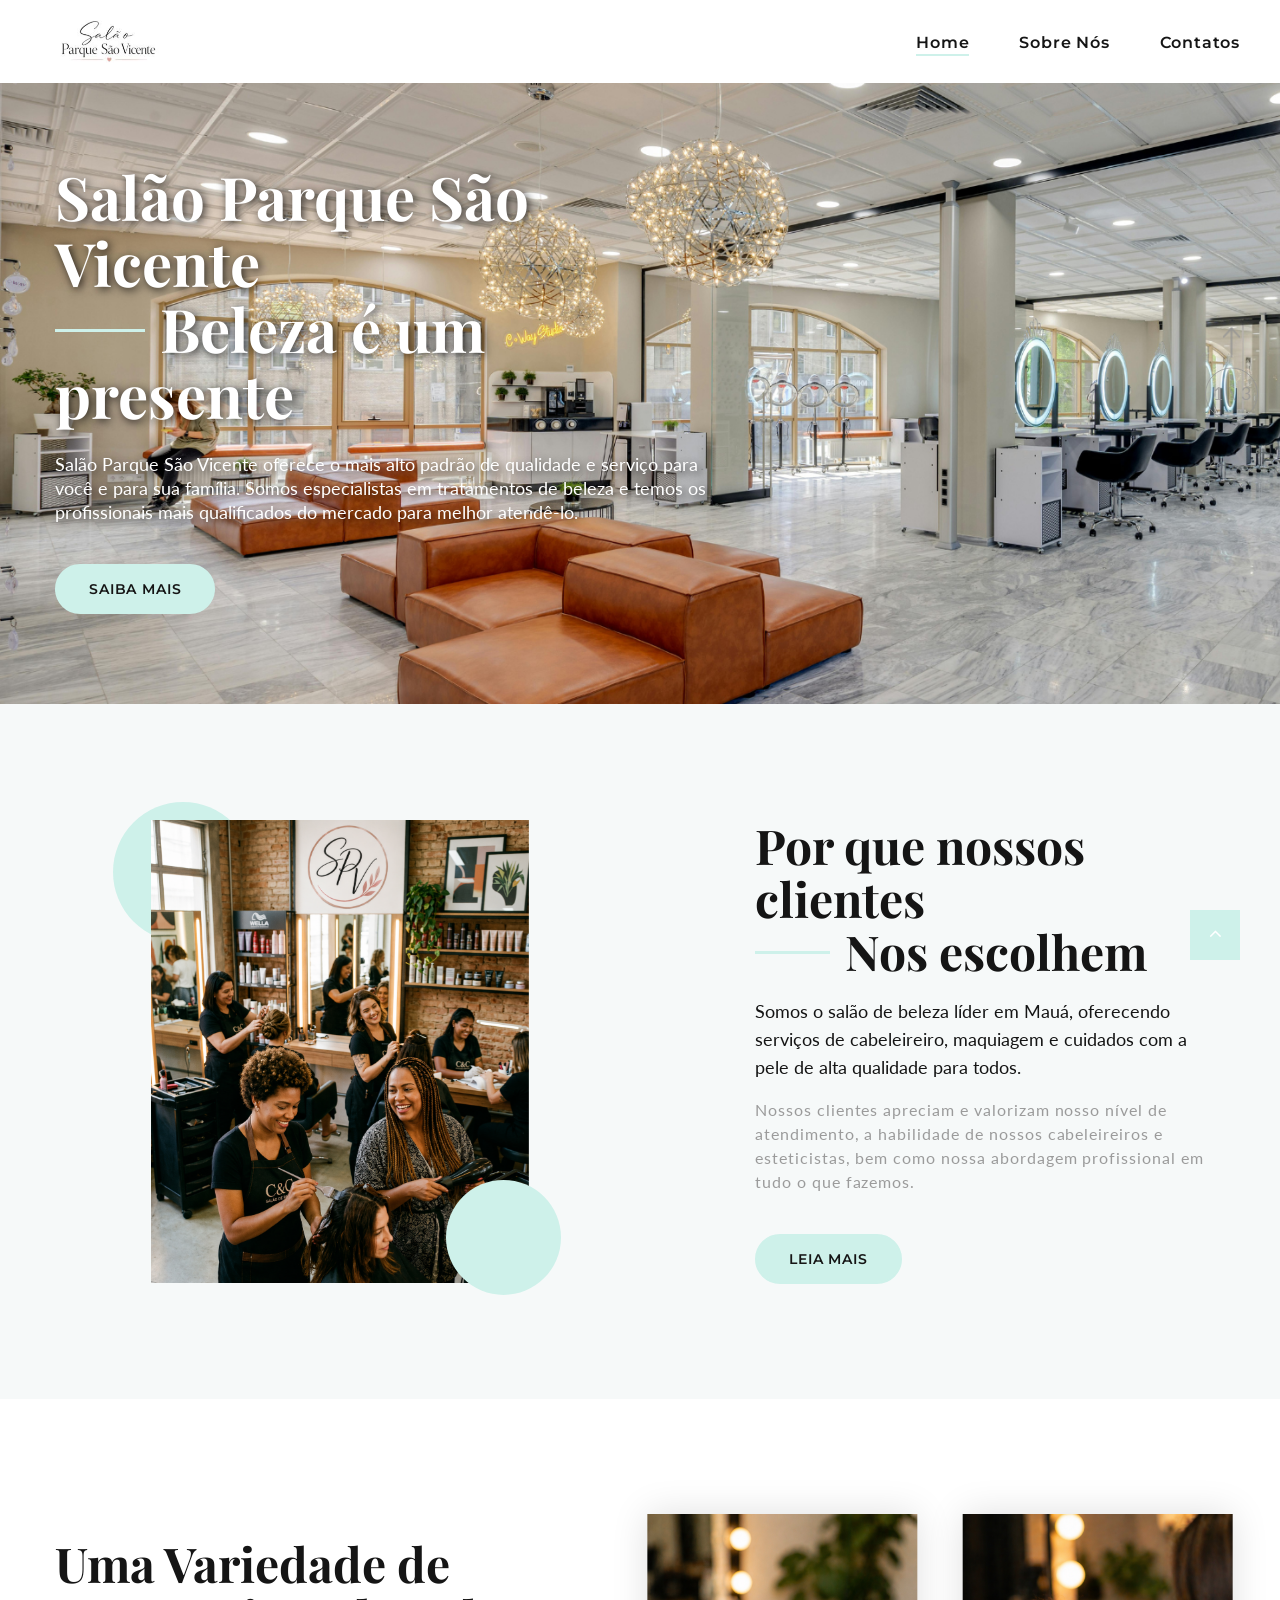
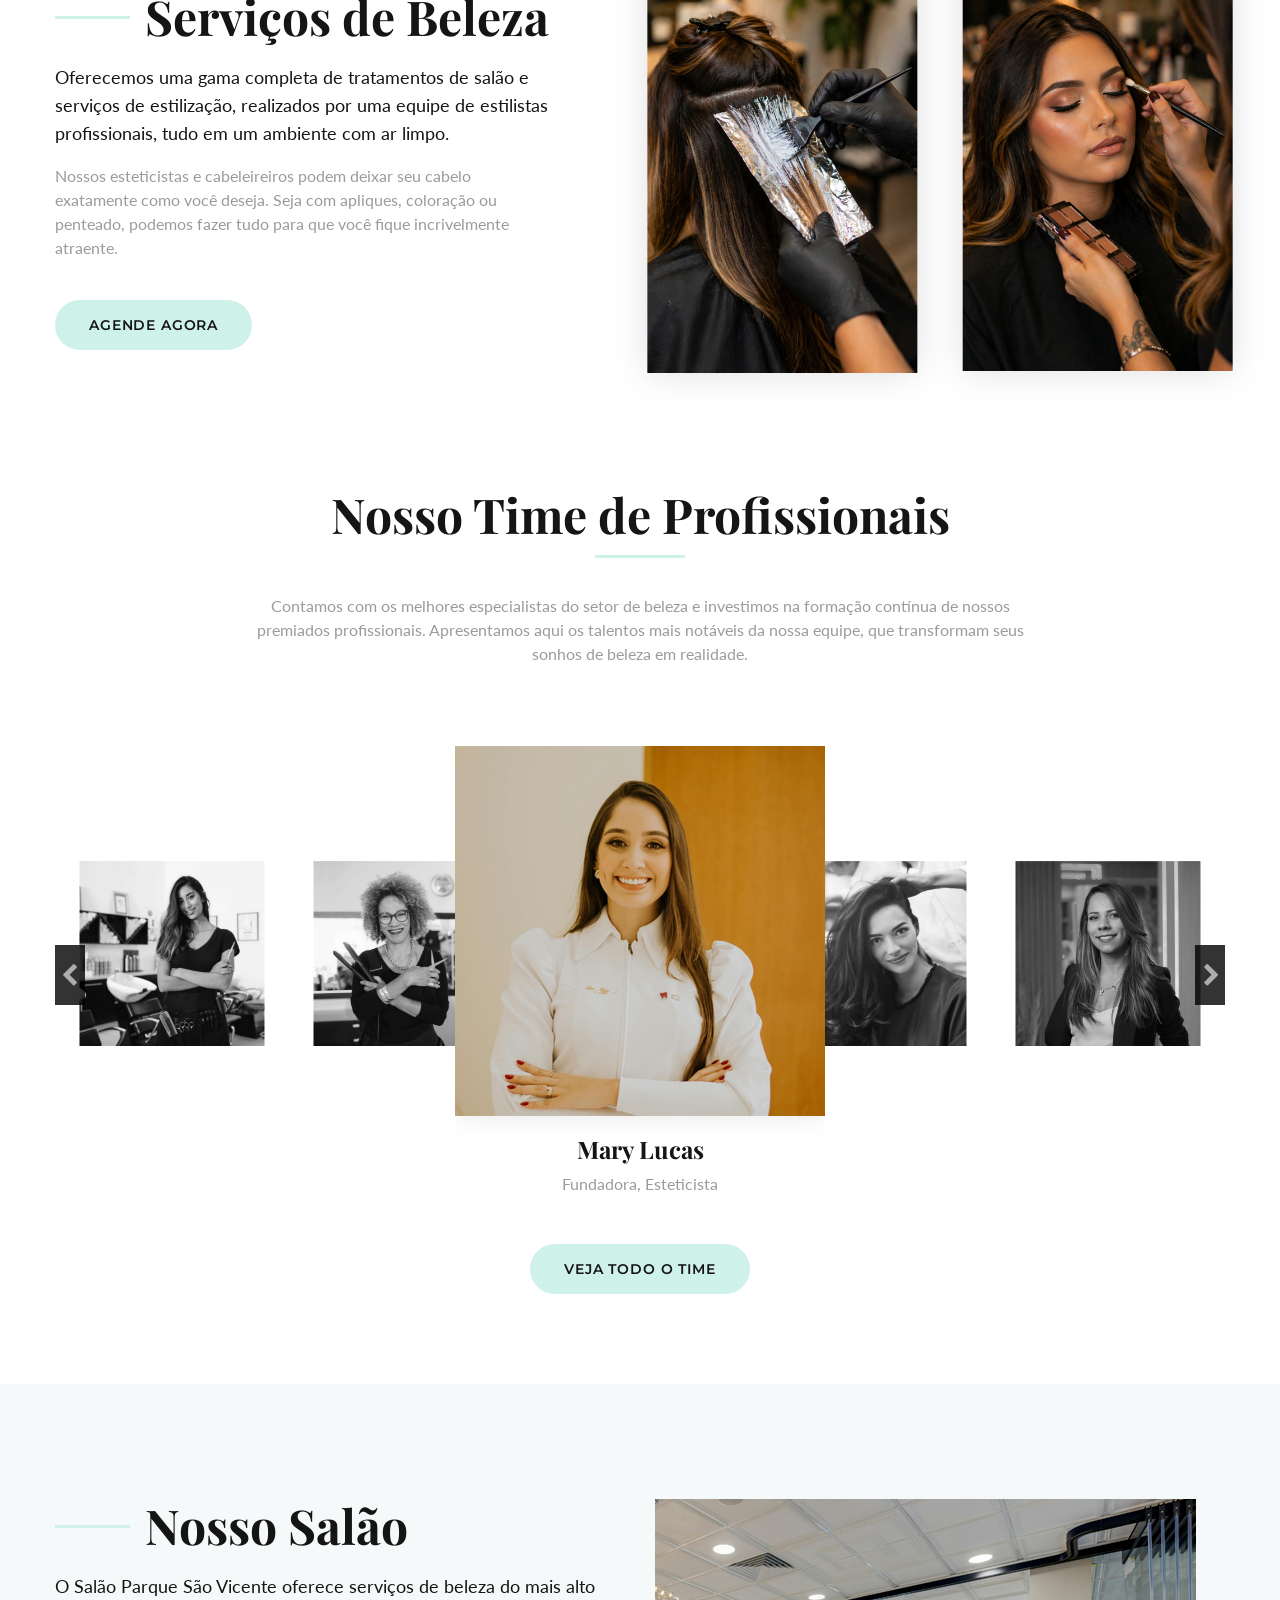
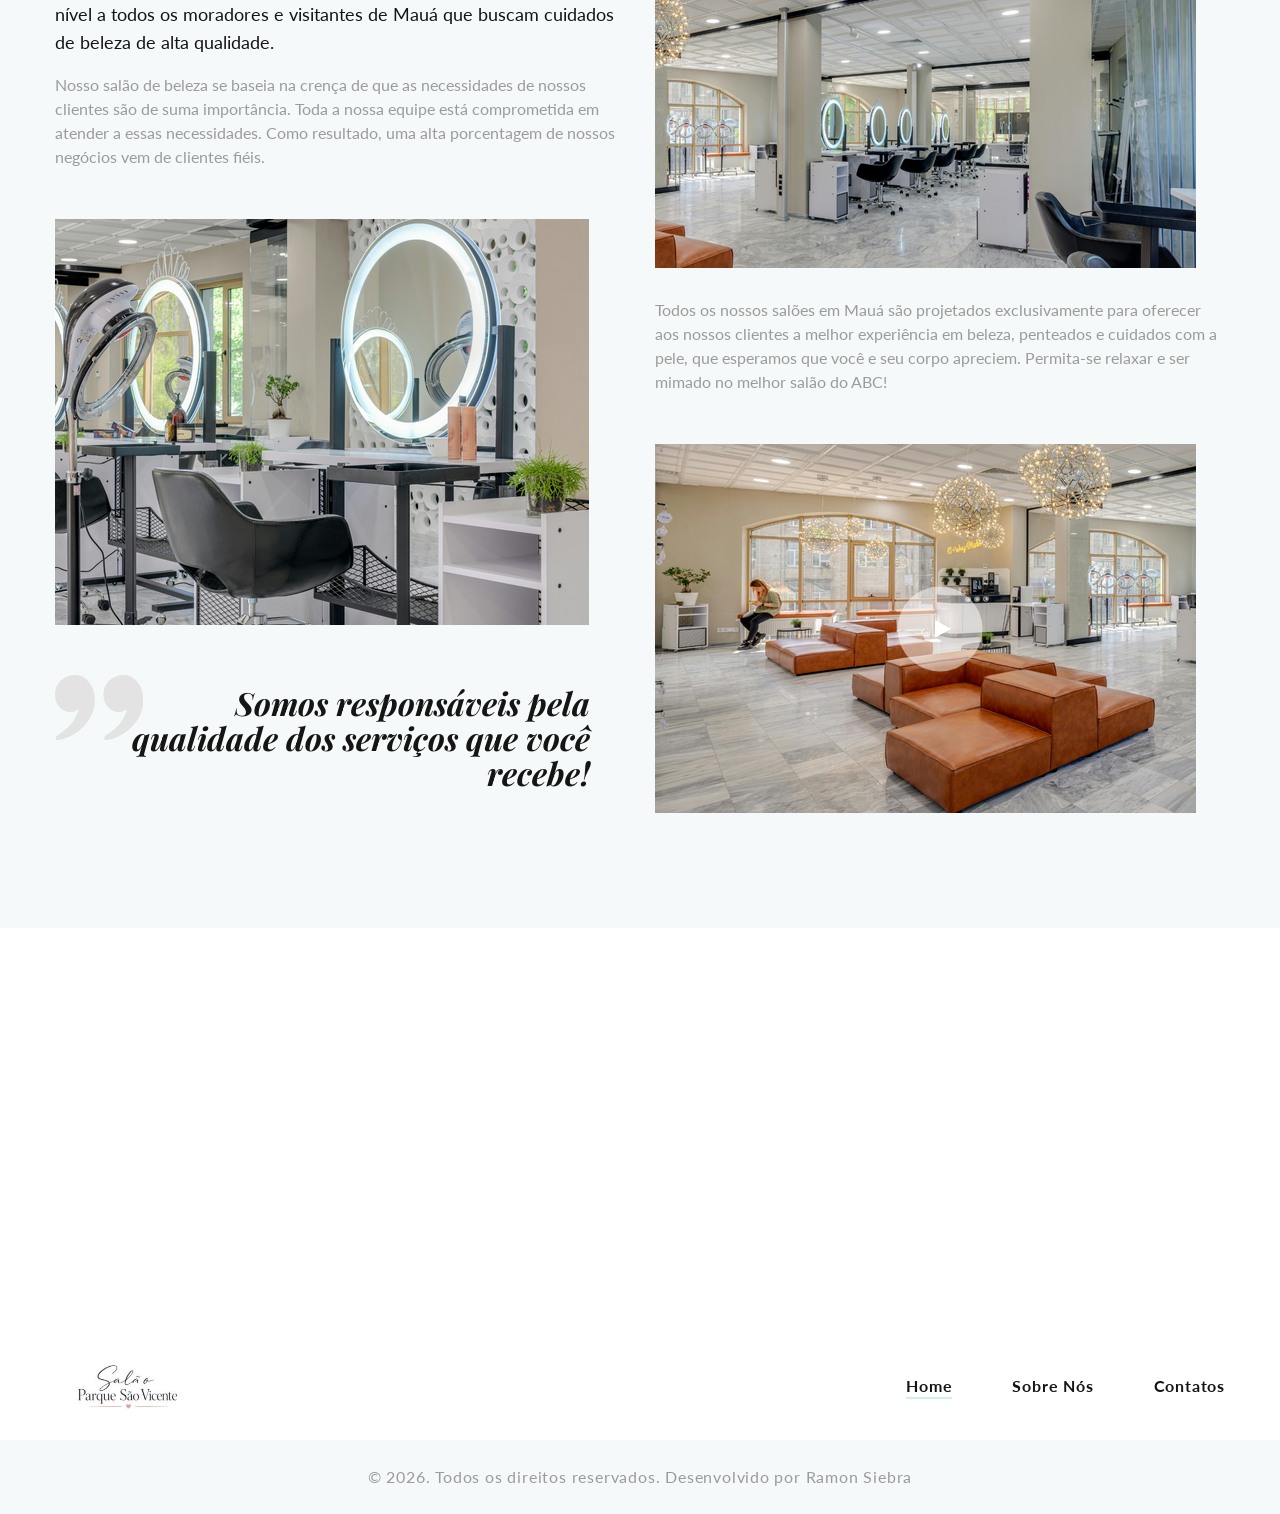
<file: index.html>
<!-- Page Title-->
<!DOCTYPE html>
<html class="wide wow-animation" lang="pt-br">

<head>
  <title>Salão Parque São Vicente</title>
  <meta name="format-detection" content="telephone=no">
  <meta name="viewport"
    content="width=device-width, height=device-height, initial-scale=1.0, maximum-scale=1.0, user-scalable=0">
  <meta http-equiv="X-UA-Compatible" content="IE=edge">
  <meta charset="utf-8">
  <link rel="icon" href="images/favicon.svg" type="image/x-icon">
  <!-- Stylesheets-->
  <link rel="stylesheet" type="text/css"
    href="//fonts.googleapis.com/css?family=Lato:300i,400,400i,700%7CMontserrat:400,500,600,700%7CPlayfair+Display:400,700,700i%7COswald:400,700,700i">
  <link rel="stylesheet" href="css/bootstrap.css">
  <link rel="stylesheet" href="css/fonts.css">
  <link rel="stylesheet" href="css/style.css">
  <style>
    .ie-panel {
      display: none;
      background: #212121;
      padding: 10px 0;
      box-shadow: 3px 3px 5px 0 rgba(0, 0, 0, .3);
      clear: both;
      text-align: center;
      position: relative;
      z-index: 1;
    }

    html.ie-10 .ie-panel,
    html.lt-ie-10 .ie-panel {
      display: block;
    }
  </style>
</head>

<body>

  <!-- Page Header-->
  <header class="section page-header">
    <!-- RD Navbar-->
    <div class="rd-navbar-wrap">
      <nav class="rd-navbar rd-navbar-classic" data-layout="rd-navbar-fixed" data-sm-layout="rd-navbar-fixed"
        data-md-layout="rd-navbar-fixed" data-md-device-layout="rd-navbar-fixed" data-lg-layout="rd-navbar-static"
        data-lg-device-layout="rd-navbar-static" data-xl-layout="rd-navbar-static"
        data-xl-device-layout="rd-navbar-static" data-lg-stick-up-offset="46px" data-xl-stick-up-offset="46px"
        data-xxl-stick-up-offset="46px" data-lg-stick-up="true" data-xl-stick-up="true" data-xxl-stick-up="true">

        <div class="rd-navbar-aside-outer rd-navbar-collapse">
        </div>
        <div class="rd-navbar-main-outer">
          <div class="rd-navbar-main">
            <!-- RD Navbar Panel-->
            <div class="rd-navbar-panel">
              <!-- RD Navbar Toggle-->
              <button class="rd-navbar-toggle" data-rd-navbar-toggle=".rd-navbar-nav-wrap"><span></span></button>
              <!-- RD Navbar Brand-->
              <div class="rd-navbar-brand"><a class="brand" href="index.html"><img src="images/logo-principal.jpg"
                    alt="" width="257" height="84" /></a></div>
            </div>
            <div class="rd-navbar-main-element">
              <div class="rd-navbar-nav-wrap">
                <!-- RD Navbar Nav-->
                <ul class="rd-navbar-nav">
                  <li class="rd-nav-item active"><a class="rd-nav-link" href="index.html">Home</a>
                  </li>
                  <li class="rd-nav-item"><a class="rd-nav-link" href="sobre_nos.html">Sobre Nós</a>
                  </li>
                  <li class="rd-nav-item"><a class="rd-nav-link" href="contatos.html">Contatos</a>
                  </li>
                </ul>
              </div>
            </div>
          </div>
        </div>
      </nav>
    </div>
  </header>
  <!-- Swiper-->
  <section class="section swiper-container swiper-slider swiper-slider-1 slider-scale-effect" data-loop="false"
    data-autoplay="5500" data-simulate-touch="false" data-slide-effect="fade">
    <div class="swiper-wrapper">
      <div class="swiper-slide slide-bg-1">
        <div class="slide-bg swiper-white-filter"
          style="background-image: url(&quot;images/slide-1-1920x720.png&quot;)"></div>
        <div class="swiper-slide-caption section-md">
          <div class="container">
            <div class="row">
              <div class="col-sm-10 col-lg-8 col-xl-7">
                <h1 class="heading-decorate" data-caption-animate="fadeInUp" data-caption-delay="100">Salão Parque São
                  Vicente<br><span class="divider"></span>Beleza é um presente
                </h1>
                <p class="lead" data-caption-animate="fadeInUp" data-caption-delay="250">Salão Parque São Vicente
                  oferece o mais alto padrão de qualidade e serviço para você e para sua família. Somos especialistas em
                  tratamentos de beleza e temos os profissionais mais qualificados do mercado para melhor atendê-lo.</p>
                <a class="button button-primary" href="#" data-caption-animate="fadeInUp" data-caption-delay="450">Saiba
                  Mais</a>
              </div>
            </div>
          </div>
        </div>
      </div>
      <div class="swiper-slide slide-bg-2">
        <div class="slide-bg swiper-white-filter"
          style="background-image: url(&quot;images/slide-2-1920x720.png&quot;)"></div>
        <div class="swiper-slide-caption section-md">
          <div class="container">
            <div class="row">
              <div class="col-md-10 col-lg-8 col-xl-7">
                <h1 class="heading-decorate" data-caption-animate="fadeInUp" data-caption-delay="100">Experimente o
                  melhor<br><span class="divider"></span>Serviço de Beleza
                </h1>
                <p class="lead" data-caption-animate="fadeInUp" data-caption-delay="250">Oferecemos uma gama completa de
                  serviços de cabeleireiro para homens e mulheres, cuidados com sobrancelhas e cílios, além de serviços
                  de maquiadores e estilistas. Confie sua beleza a profissionais que realmente se importam com seu
                  estilo e aparência!</p><a class="button button-primary" href="#" data-caption-animate="fadeInUp"
                  data-caption-delay="450">Saiba Mais</a>
              </div>
            </div>
          </div>
        </div>
      </div>
      <div class="swiper-slide slide-bg-3">
        <div class="slide-bg swiper-white-filter"
          style="background-image: url(&quot;images/slide-3-1920x720.png&quot;)"></div>
        <div class="swiper-slide-caption section-md">
          <div class="container">
            <div class="row">
              <div class="col-md-10 col-lg-8 col-xl-7">
                <h1 class="heading-decorate" data-caption-animate="fadeInUp" data-caption-delay="100">Beleza
                  Profissional <br><span class="divider"></span>Cuidado com tudo
                </h1>
                <p class="lead" data-caption-animate="fadeInUp" data-caption-delay="250">Nossos tratamentos de beleza
                  ajudarão você a relaxar após um dia longo e estressante. No Salão Parque São Vicente, você pode se
                  mimar e desfrutar dos benefícios de um atendimento de beleza profissional e acessível. Aproveite a
                  vida com nossos serviços de beleza de alta qualidade.</p><a class="button button-primary" href="#"
                  data-caption-animate="fadeInUp" data-caption-delay="450">Saiba Mais</a>
              </div>
            </div>
          </div>
        </div>
      </div>
    </div>
    <!-- Swiper Pagination-->
    <div class="swiper-pagination"></div>
    <div class="swiper-counter"></div>
    <!-- Swiper Navigation-->
    <div class="swiper-button-prev">
      <svg version="1.1" xmlns="http://www.w3.org/2000/svg" xmlns:xlink="http://www.w3.org/1999/xlink" x="0px" y="0px"
        width="17px" height="30px" viewbox="0 0 17 30" enable-background="new 0 0 17 30" xml:space="preserve">
        <g>
          <defs>
            <rect id="SVGID_111_" width="17" height="30"></rect>
          </defs>
          <clippath id="SVGID_2222_">
            <use xlink:href="#SVGID_111_" overflow="visible"></use>
          </clippath>
          <line clip-path="url(#SVGID_2222_)" fill="none" stroke-width="2" stroke-linecap="round"
            stroke-linejoin="round" stroke-miterlimit="10" x1="8.5" y1="0.833" x2="8.5" y2="29.167"></line>
          <polyline clip-path="url(#SVGID_2222_)" fill="none" stroke-width="2" stroke-linecap="round"
            stroke-linejoin="round" stroke-miterlimit="10" points="									    16.15,20.833 8.5,29.167 0.85,20.833 	">
          </polyline>
        </g>
      </svg>
    </div>
    <div class="swiper-button-next">
      <svg version="1.1" xmlns="http://www.w3.org/2000/svg" xmlns:xlink="http://www.w3.org/1999/xlink" x="0px" y="0px"
        width="17px" height="30px" viewbox="0 0 17 30" enable-background="new 0 0 17 30" xml:space="preserve">
        <g>
          <defs>
            <rect id="SVGID_1_" width="17" height="30"></rect>
          </defs>
          <clippath id="SVGID_2_">
            <use xlink:href="#SVGID_1_" overflow="visible"></use>
          </clippath>
          <line clip-path="url(#SVGID_2_)" fill="none" stroke-width="2" stroke-linecap="round" stroke-linejoin="round"
            stroke-miterlimit="10" x1="8.5" y1="29.167" x2="8.5" y2="0.833"></line>
          <polyline clip-path="url(#SVGID_2_)" fill="none" stroke-width="2" stroke-linecap="round"
            stroke-linejoin="round" stroke-miterlimit="10" points="									    0.85,9.167 8.5,0.833 16.15,9.167 	">
          </polyline>
        </g>
      </svg>
    </div>
  </section>
  <section class="section section-lg bg-gray-100">
    <div class="container">
      <div class="row row-50 align-items-lg-center justify-content-xl-between">
        <div class="col-lg-6 text-center">
          <div class="block-parallax-element"><span class="prev-element"
              data-parallax-scroll="{&quot;y&quot;: -30, &quot;x&quot;: 0,  &quot;smoothness&quot;: 50 }"></span><img
              src="images/home-1-378x463.jpg" alt="" width="378" height="463" /><span class="next-element"
              data-parallax-scroll="{&quot;y&quot;: 30, &quot;x&quot;: 0,  &quot;smoothness&quot;: 50 }"></span>
          </div>
        </div>
        <div class="col-lg-6 col-xl-5">
          <h2 class="heading-decorate">Por que nossos clientes <br><span class="divider"></span>Nos escolhem
          </h2>
          <p class="big text-gray-800">Somos o salão de beleza líder em Mauá, oferecendo serviços de cabeleireiro,
            maquiagem e cuidados com a pele de alta qualidade para todos.</p>
          <p class="text-spacing-60">Nossos clientes apreciam e valorizam nosso nível de atendimento, a habilidade de
            nossos cabeleireiros e esteticistas, bem como nossa abordagem profissional em tudo o que fazemos.</p><a
            class="button button-primary" href="#">Leia Mais</a>
        </div>
      </div>
    </div>
  </section>
  <section class="section section-lg bg-default">
    <div class="container">
      <div class="row row-50 align-items-lg-center justify-content-xl-between">
        <div class="col-lg-6">
          <div class="block-xs">
            <h2 class="heading-decorate">Uma Variedade de<br><span class="divider"></span>Serviços de Beleza
            </h2>
            <p class="big text-gray-800">Oferecemos uma gama completa de tratamentos de salão e serviços de estilização,
              realizados por uma equipe de estilistas profissionais, tudo em um ambiente com ar limpo.</p>
            <p>Nossos esteticistas e cabeleireiros podem deixar seu cabelo exatamente como você deseja. Seja com
              apliques, coloração ou penteado, podemos fazer tudo para que você fique incrivelmente atraente.</p><a
              class="button button-primary" href="#">Agende Agora</a>
          </div>
        </div>
        <div class="col-lg-6">
          <div class="box-images-classic">
            <div class="row row-30">
              <div class="col-6">
                <div class="box-image-item"
                  data-parallax-scroll="{&quot;y&quot;: 0, &quot;x&quot;: -20,  &quot;smoothness&quot;: 30 }"><img
                    src="images/services-1-270x458.jpg" alt="" width="270" height="458" />
                </div>
              </div>
              <div class="col-6">
                <div class="box-image-item"
                  data-parallax-scroll="{&quot;y&quot;: 0, &quot;x&quot;: 20,  &quot;smoothness&quot;: 30 }"><img
                    src="images/services-2-270x458.jpg" alt="" width="270" height="458" />
                </div>
              </div>
            </div>
          </div>
        </div>
      </div>
    </div>
  </section>
  <section class="section section-md bg-default text-center">
    <div class="container">
      <h2>Nosso Time de Profissionais</h2>
      <div class="divider-lg"></div>
      <p class="block-lg">Contamos com os melhores especialistas do setor de beleza e investimos na formação contínua de
        nossos premiados profissionais. Apresentamos aqui os talentos mais notáveis ​​da nossa equipe, que transformam
        seus sonhos de beleza em realidade.</p>
    </div>
    <div class="container">
      <div class="row row-20">
        <div class="col-12">
          <!-- Owl Carousel-->
          <div class="owl-carousel owl-carousel-center" data-items="1" data-md-items="3" data-xl-items="5"
            data-dots="false" data-nav="true" data-stage-padding="0" data-loop="true" data-margin="0"
            data-mouse-drag="false" data-center="true" data-autoplay="true">
            <div class="team-minimal">
              <figure><img src="images/team-1-370x370.jpg" alt="" width="370" height="370"></figure>
              <div class="team-minimal-caption">
                <h4 class="team-title"><a href="#">Mary Lucas</a></h4>
                <p>Fundadora, Esteticista</p>
              </div>
            </div>
            <div class="team-minimal">
              <figure><img src="images/team-2-370x370.jpg" alt="" width="370" height="370"></figure>
              <div class="team-minimal-caption">
                <h4 class="team-title"><a href="#">Janette Wade</a></h4>
                <p>Cabeleireira</p>
              </div>
            </div>
            <div class="team-minimal">
              <figure><img src="images/team-3-370x370.jpg" alt="" width="370" height="370"></figure>
              <div class="team-minimal-caption">
                <h4 class="team-title"><a href="#">Ann Williams</a></h4>
                <p>Visagista</p>
              </div>
            </div>
            <div class="team-minimal">
              <figure><img src="images/team-4-370x370.jpg" alt="" width="370" height="370"></figure>
              <div class="team-minimal-caption">
                <h4 class="team-title"><a href="#">Karen York</a></h4>
                <p>Maquiadora</p>
              </div>
            </div>
            <div class="team-minimal">
              <figure><img src="images/team-5-370x370.jpg" alt="" width="370" height="370"></figure>
              <div class="team-minimal-caption">
                <h4 class="team-title"><a href="#">Ann Butler</a></h4>
                <p>Manicure</p>
              </div>
            </div>
            <div class="team-minimal">
              <figure><img src="images/team-6-370x370.jpg" alt="" width="370" height="370"></figure>
              <div class="team-minimal-caption">
                <h4 class="team-title"><a href="#">Kate Wilson</a></h4>
                <p>Esteticista</p>
              </div>
            </div>
            <div class="team-minimal">
              <figure><img src="images/team-7-370x370.jpg" alt="" width="370" height="370"></figure>
              <div class="team-minimal-caption">
                <h4 class="team-title"><a href="#">Susan Robinson</a></h4>
                <p>Colorista</p>
              </div>
            </div>
          </div>
        </div>
        <div class="col-12"><a class="button button-primary" href="#">Veja todo o time</a></div>
      </div>
    </div>
  </section>
  <section class="section section-lg bg-gray-100">
    <div class="container">
      <div class="row row-xl-50">
        <div class="col-lg-6">
          <div class="row row-xl-50">
            <div class="col-md-6 col-lg-12">
              <h2 class="heading-decorate"><span class="divider"></span>Nosso Salão</h2>
              <p class="big text-gray-800">O Salão Parque São Vicente oferece serviços de beleza do mais alto nível a
                todos os moradores e visitantes de Mauá que buscam cuidados de beleza de alta qualidade.</p>
              <p>Nosso salão de beleza se baseia na crença de que as necessidades de nossos clientes são de suma
                importância. Toda a nossa equipe está comprometida em atender a essas necessidades. Como resultado, uma
                alta porcentagem de nossos negócios vem de clientes fiéis.</p>
            </div>
            <div class="col-md-6 col-lg-12">
              <div class="quote-with-image">
                <figure class="quote-img"><img src="images/home-1-7-534x406.jpg" alt="" width="534" height="406" />
                </figure>
                <div class="quote-caption">
                  <svg version="1.1" xmlns="http://www.w3.org/2000/svg" x="0px" y="0px" width="88.34px" height="65.34px"
                    viewBox="0 0 88.34 65.34" enable-background="new 0 0 88.34 65.34" overflow="scroll"
                    xml:space="preserve" preserveAspectRatio="none">
                    <path
                      d="M49.394,65.34v-4.131c12.318-7.088,19.924-16.074,22.811-26.965c-3.125,2.032-5.968,3.051-8.526,3.051																	c-4.265,0-7.864-1.721-10.803-5.168c-2.937-3.444-4.407-7.654-4.407-12.64c0-5.511,1.932-10.142,5.791-13.878																	C58.123,1.873,62.873,0,68.51,0c5.639,0,10.354,2.379,14.143,7.137c3.793,4.757,5.688,10.678,5.688,17.758																	c0,9.977-3.814,18.912-11.443,26.818C69.268,59.613,60.101,64.156,49.394,65.34z M0.923,65.34v-4.131																	c12.321-7.088,19.926-16.074,22.813-26.965c-3.126,2.032-5.993,3.051-8.598,3.051c-4.219,0-7.794-1.721-10.734-5.168																	C1.467,28.683,0,24.473,0,19.487C0,13.976,1.919,9.346,5.757,5.609C9.595,1.873,14.334,0,19.971,0																	c5.685,0,10.41,2.379,14.178,7.137c3.767,4.757,5.652,10.678,5.652,17.758c0,9.977-3.805,18.912-11.409,26.818																	C20.787,59.613,11.632,64.156,0.923,65.34z">
                    </path>
                  </svg>
                  <h3 class="quote-text text-right">Somos responsáveis ​​pela qualidade dos serviços que você recebe!
                  </h3>
                </div>
              </div>
            </div>
          </div>
        </div>
        <div class="col-lg-6">
          <div class="row row-xl-50">
            <div class="col-md-6 col-lg-12">
              <figure class="block-image"><img src="images/home-1-9-541x369.jpg" alt="" width="541" height="369" />
              </figure>
              <p>Todos os nossos salões em Mauá são projetados exclusivamente para oferecer aos nossos clientes a melhor
                experiência em beleza, penteados e cuidados com a pele, que esperamos que você e seu corpo apreciem.
                Permita-se relaxar e ser mimado no melhor salão do ABC!</p>
            </div>
            <div class="col-md-6 col-lg-12">
              <div class="box-video" data-lightgallery="group"><a class="button-play" data-lightgallery="item"
                  href="https://www.youtube.com/watch?v=m10Vl9TXpec"></a><img src="images/home-1-8-541x369.jpg" alt=""
                  width="541" height="369" />
              </div>
            </div>
          </div>
        </div>
      </div>
    </div>
  </section>

  <section class="section"></section>

  <iframe src="https://www.google.com/maps?q=Rua+Pedro+Galvano,+Mauá&output=embed" width="100%" height="400"
    style="border:0;" allowfullscreen>
  </iframe>
  <footer class="section bg-default section-xs-type-1 footer-minimal">
    <div class="container">
      <div class="row row-30 align-items-lg-center justify-content-lg-between">
        <div class="col-lg-2">
          <div class="footer-brand"><a href="index.html"><img src="images/logo-principal.jpg" alt="" width="257"
                height="84" /></a></div>
        </div>
        <div class="col-lg-10">
          <div class="footer-nav">
            <ul class="rd-navbar-nav">
              <li class="rd-nav-item active"><a class="rd-nav-link" href="index.html">Home</a></li>
              <li class="rd-nav-item"><a class="rd-nav-link" href="sobre_nos.html">Sobre Nós</a></li>
              <li class="rd-nav-item"><a class="rd-nav-link" href="contatos.html">Contatos</a></li>
            </ul>
          </div>
        </div>
      </div>
    </div>
  </footer>
  <section class="bg-gray-100 section-xs text-center">
    <div class="container">
      <p class="rights"><span>&copy;&nbsp;</span><span class="copyright-year"></span>. Todos os direitos reservados.
        Desenvolvido por Ramon Siebra</p>
    </div>
  </section>
  </div>
  <!-- Global Mailform Output-->
  <div class="snackbars" id="form-output-global"></div>
  <!-- Javascript-->
  <script src="js/core.min.js"></script>
  <script src="js/script.js"></script>
</body>

</html>
</file>
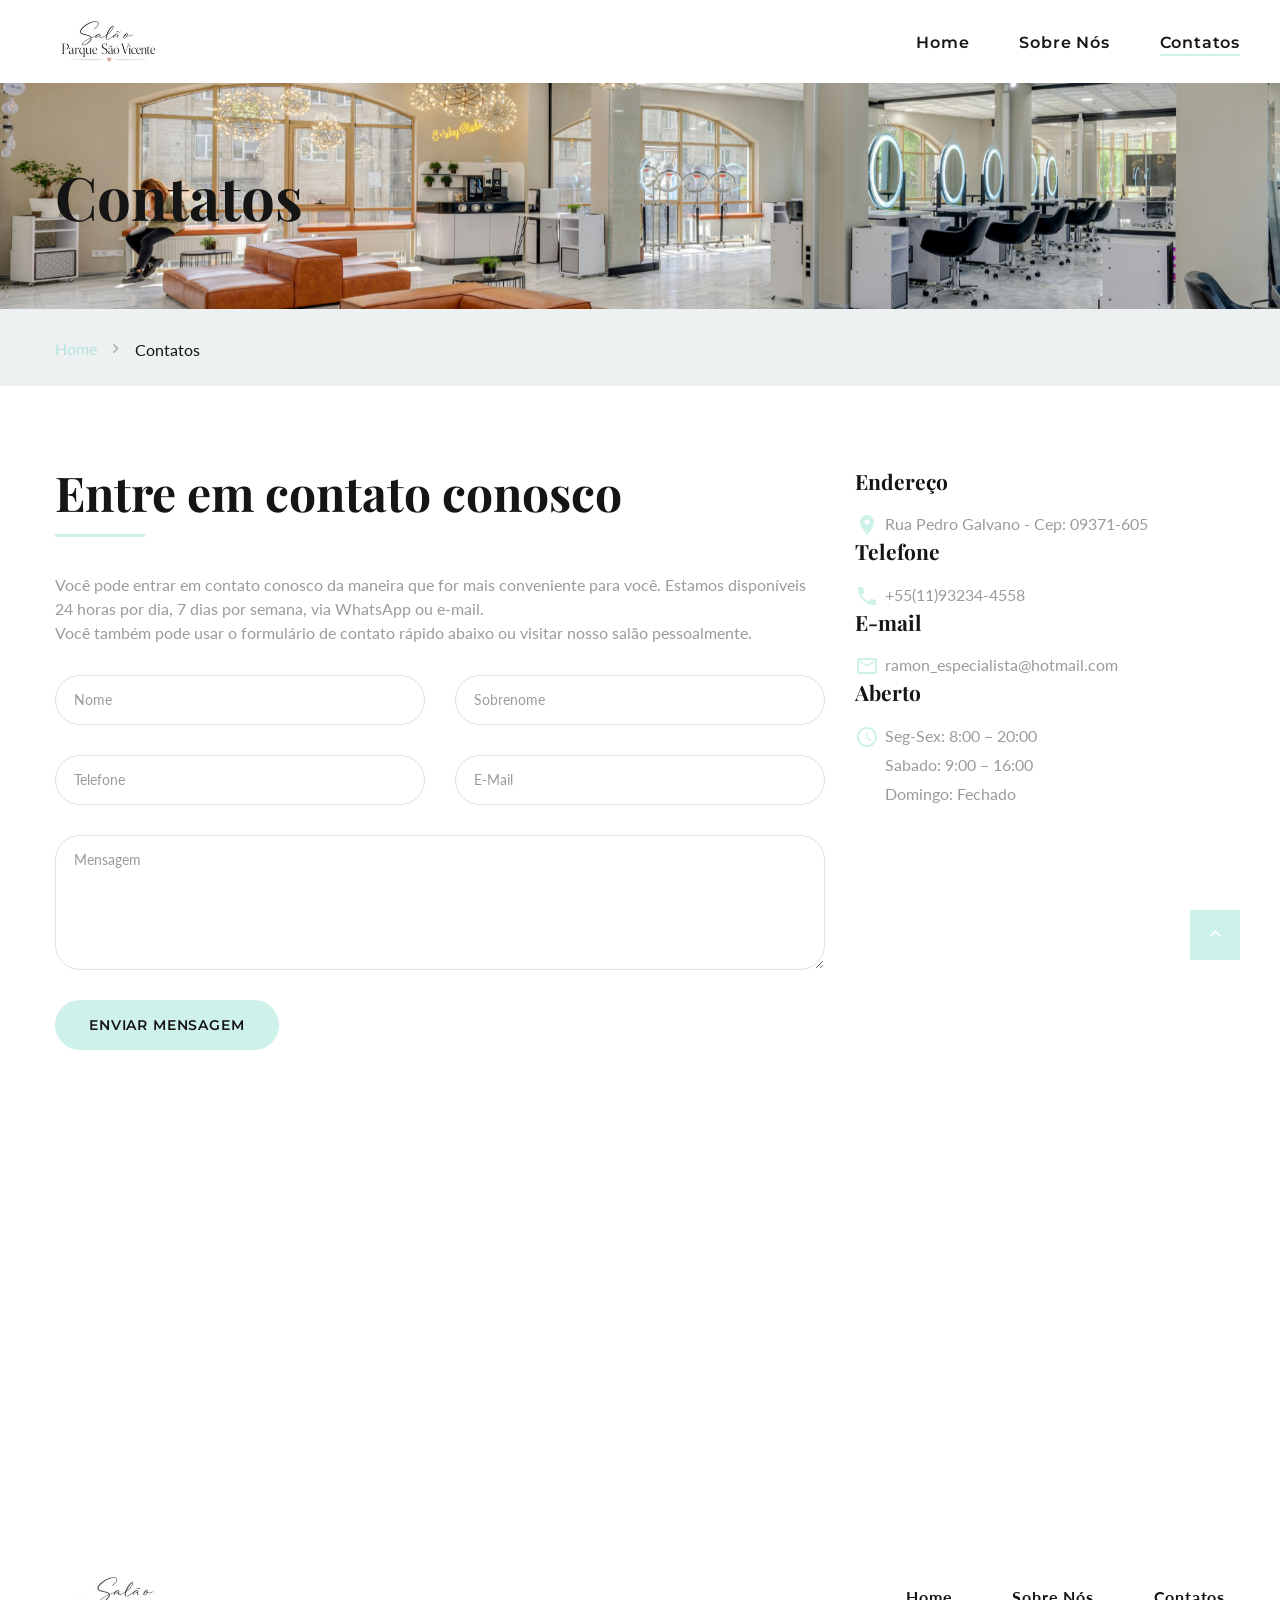
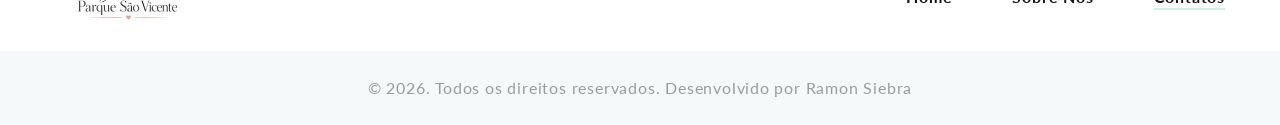
<file: contatos.html>
<!-- Page Title-->
<!DOCTYPE html>
<html class="wide wow-animation" lang="pt-br">

<head>
  <title>Contatos</title>
  <meta name="format-detection" content="telephone=no">
  <meta name="viewport"
    content="width=device-width, height=device-height, initial-scale=1.0, maximum-scale=1.0, user-scalable=0">
  <meta http-equiv="X-UA-Compatible" content="IE=edge">
  <meta charset="utf-8">
  <link rel="icon" href="images/favicon.svg" type="image/x-icon">
  <!-- Stylesheets-->
  <link rel="stylesheet" type="text/css"
    href="//fonts.googleapis.com/css?family=Lato:300i,400,400i,700%7CMontserrat:400,500,600,700%7CPlayfair+Display:400,700,700i%7COswald:400,700,700i">
  <link rel="stylesheet" href="css/bootstrap.css">
  <link rel="stylesheet" href="css/fonts.css">
  <link rel="stylesheet" href="css/style.css">
  <style>
    .ie-panel {
      display: none;
      background: #212121;
      padding: 10px 0;
      box-shadow: 3px 3px 5px 0 rgba(0, 0, 0, .3);
      clear: both;
      text-align: center;
      position: relative;
      z-index: 1;
    }

    html.ie-10 .ie-panel,
    html.lt-ie-10 .ie-panel {
      display: block;
    }
  </style>
</head>

<body>

  <div class="preloader">
    <div class="preloader-body">
      <div class="cssload-jumping"><span></span><span></span><span></span><span></span><span></span></div>
    </div>
  </div>
  <div class="page">
    <!-- Page Header-->
    <header class="section page-header">
      <!-- RD Navbar-->
      <div class="rd-navbar-wrap">
        <nav class="rd-navbar rd-navbar-classic" data-layout="rd-navbar-fixed" data-sm-layout="rd-navbar-fixed"
          data-md-layout="rd-navbar-fixed" data-md-device-layout="rd-navbar-fixed" data-lg-layout="rd-navbar-static"
          data-lg-device-layout="rd-navbar-static" data-xl-layout="rd-navbar-static"
          data-xl-device-layout="rd-navbar-static" data-lg-stick-up-offset="46px" data-xl-stick-up-offset="46px"
          data-xxl-stick-up-offset="46px" data-lg-stick-up="true" data-xl-stick-up="true" data-xxl-stick-up="true">

          <div class="rd-navbar-main-outer">
            <div class="rd-navbar-main">
              <!-- RD Navbar Panel-->
              <div class="rd-navbar-panel">
                <!-- RD Navbar Toggle-->
                <button class="rd-navbar-toggle" data-rd-navbar-toggle=".rd-navbar-nav-wrap"><span></span></button>
                <!-- RD Navbar Brand-->
                <div class="rd-navbar-brand"><a class="brand" href="index.html"><img src="images/logo-principal.jpg"
                      alt="" width="257" height="84" /></a></div>
              </div>
              <div class="rd-navbar-main-element">
                <div class="rd-navbar-nav-wrap">
                  <!-- RD Navbar Nav-->
                  <ul class="rd-navbar-nav">
                    <li class="rd-nav-item"><a class="rd-nav-link" href="index.html">Home</a>
                    </li>
                    <li class="rd-nav-item"><a class="rd-nav-link" href="sobre_nos.html">Sobre Nós</a>
                    </li>
                    <li class="rd-nav-item active"><a class="rd-nav-link" href="contatos.html">Contatos</a>
                    </li>
                  </ul>
                </div>
              </div>
            </div>
          </div>
        </nav>
      </div>
    </header>
    <section class="section-page-title"
      style="background-image: url(images/page-title-4-1920x305.jpg); background-size: cover;">
      <div class="container">
        <h1 class="page-title">Contatos</h1>
      </div>
    </section>
    <section class="breadcrumbs-custom">
      <div class="container">
        <ul class="breadcrumbs-custom-path">
          <li><a href="index.html">Home</a></li>
          <li class="active">Contatos</li>
        </ul>
      </div>
    </section>
    <!-- Mailform-->
    <section class="section section-md">
      <div class="container">
        <div class="row row-50">
          <div class="col-lg-8">
            <h2>Entre em contato conosco</h2>
            <div class="divider-lg"></div>
            <p>Você pode entrar em contato conosco da maneira que for mais conveniente para você. Estamos disponíveis 24
              horas por dia, 7 dias por semana, via WhatsApp ou e-mail. <br class="d-none d-lg-inline">Você também pode
              usar o formulário de contato rápido abaixo ou visitar nosso salão pessoalmente.</p>
            <!-- RD Mailform-->
            <form class="rd-mailform text-left rd-form" data-form-output="form-output-global" data-form-type="contact"
              method="post" action="bat/rd-mailform.php">
              <div class="row row-30">
                <div class="col-sm-6">
                  <div class="form-wrap">
                    <label class="form-label" for="contact-name">Nome</label>
                    <input class="form-input" id="contact-name" type="text" name="name" data-constraints="@Required">
                  </div>
                </div>
                <div class="col-sm-6">
                  <div class="form-wrap">
                    <label class="form-label" for="contact-sec-name">Sobrenome</label>
                    <input class="form-input" id="contact-sec-name" type="text" name="sec-name"
                      data-constraints="@Required">
                  </div>
                </div>
                <div class="col-sm-6">
                  <div class="form-wrap">
                    <label class="form-label" for="contact-phone">Telefone</label>
                    <input class="form-input" id="contact-phone" type="text" name="phone"
                      data-constraints="@Numeric @Required">
                  </div>
                </div>
                <div class="col-sm-6">
                  <div class="form-wrap">
                    <label class="form-label" for="contact-email">E-Mail</label>
                    <input class="form-input" id="contact-email" type="email" name="email"
                      data-constraints="@Email @Required">
                  </div>
                </div>
                <div class="col-12">
                  <div class="form-wrap">
                    <label class="form-label" for="contact-message">Mensagem</label>
                    <textarea class="form-input" id="contact-message" name="message"
                      data-constraints="@Required"></textarea>
                  </div>
                </div>
              </div>
              <div class="form-button group-sm text-left">
                <button class="button button-primary" type="submit">Enviar Mensagem</button>
              </div>
            </form>
          </div>
          <div class="col-lg-4">
            <ul class="contact-list">
              <li>
                <p class="contact-list-title">Endereço</p>
                <div class="contact-list-content"><span class="icon mdi mdi-map-marker icon-primary"></span><a
                    href="#">Rua Pedro Galvano - Cep: 09371-605</a></div>
              </li>
              <li>
                <p class="contact-list-title">Telefone</p>
                <div class="contact-list-content"><span class="icon mdi mdi-phone icon-primary"></span><a
                    href="tel:#">+55(11)93234-4558 </a></div>
              </li>
              <li>
                <p class="contact-list-title">E-mail</p>
                <div class="contact-list-content"><span class="icon mdi mdi-email-outline icon-primary"></span><a
                    href="mailto:#">ramon_especialista@hotmail.com</a></div>
              </li>
              <li>
                <p class="contact-list-title">Aberto</p>
                <div class="contact-list-content"><span class="icon mdi mdi-clock icon-primary"></span>
                  <ul class="list-xs">
                    <li>Seg-Sex: 8:00 – 20:00</li>
                    <li>Sabado: 9:00 – 16:00</li>
                    <li>Domingo: Fechado</li>
                  </ul>
                </div>
              </li>
            </ul>
          </div>
        </div>
      </div>
    </section>
    <!-- Page Footer-->
    <section class="section"></section>
    
    <iframe src="https://www.google.com/maps?q=Rua+Pedro+Galvano,+Mauá&output=embed" width="100%" height="400"
      style="border:0;" allowfullscreen>
    </iframe>
    <footer class="section bg-default section-xs-type-1 footer-minimal">
      <div class="container">
        <div class="row row-30 align-items-lg-center justify-content-lg-between">
          <div class="col-lg-2">
            <div class="footer-brand"><a href="index.html"><img src="images/logo-principal.jpg" alt="" width="257"
                  height="84" /></a></div>
          </div>
          <div class="col-lg-10">
            <div class="footer-nav">
              <ul class="rd-navbar-nav">
                <li class="rd-nav-item"><a class="rd-nav-link" href="index.html">Home</a></li>
                <li class="rd-nav-item"><a class="rd-nav-link" href="sobre_nos.html">Sobre Nós</a></li>
                <li class="rd-nav-item active"><a class="rd-nav-link" href="contatos.html">Contatos</a></li>
              </ul>
            </div>
          </div>
        </div>
      </div>
    </footer>
    <section class="bg-gray-100 section-xs text-center">
      <div class="container">
        <p class="rights"><span>&copy;&nbsp;</span><span class="copyright-year"></span>. Todos os direitos reservados.
          Desenvolvido por Ramon Siebra</p>
      </div>
    </section>
  </div>
  <!-- Global Mailform Output-->
  <div class="snackbars" id="form-output-global"></div>
  <!-- Javascript-->
  <script src="js/core.min.js"></script>
  <script src="js/script.js"></script>
</body>

</html>
</file>
<file: css/style.css>
@charset "UTF-8";
/*
* Trunk version 2.0.1
*/
/*
*
* Contexts
*/
a:focus,
button:focus {
	outline: none !important;
}

button::-moz-focus-inner {
	border: 0;
}

*:focus {
	outline: none;
}

blockquote {
	padding: 0;
	margin: 0;
}

input,
button,
select,
textarea {
	outline: none;
}

label {
	margin-bottom: 0;
}

p {
	margin: 0;
}

ul,
ol {
	list-style: none;
	padding: 0;
	margin: 0;
}

ul li,
ol li {
	display: block;
}

dl {
	margin: 0;
}

dt,
dd {
	line-height: inherit;
}

dt {
	font-weight: inherit;
}

dd {
	margin-bottom: 0;
}

cite {
	font-style: normal;
}

form {
	margin-bottom: 0;
}

blockquote {
	padding-left: 0;
	border-left: 0;
}

address {
	margin-top: 0;
	margin-bottom: 0;
}

figure {
	margin-bottom: 0;
}

html p a:hover {
	text-decoration: none;
}

/*
*
* Typography
*/
body {
	font-family: "Lato", -apple-system, BlinkMacSystemFont, "Segoe UI", Roboto, "Helvetica Neue", Arial, sans-serif;
	font-size: 16px;
	line-height: 1.5;
	font-weight: 400;
	color: #9b9b9b;
	background-color: #ffffff;
	-webkit-text-size-adjust: none;
	-webkit-font-smoothing: subpixel-antialiased;
}



.heading-decorate .divider {
	display: none;
	vertical-align: super;
	padding-right: 15px;
}

.heading-decorate .divider:after {
	height: 3px;
	width: 75px;
}

@media (min-width: 768px) {
	.heading-decorate .divider {
		display: inline-block;
	}
}

h1, h2, h3, h4, h5, h6, [class^='heading-'] {
	margin-top: 0;
	margin-bottom: 0;
	font-weight: 700;
	color: #151515;
	font-family: "Playfair Display", "Times New Roman", Times, serif;
}

h1 a, h2 a, h3 a, h4 a, h5 a, h6 a, [class^='heading-'] a {
	color: inherit;
}

h1 a:hover, h2 a:hover, h3 a:hover, h4 a:hover, h5 a:hover, h6 a:hover, [class^='heading-'] a:hover {
	color: #cef1ea;
}

h1,


@media (min-width: 1200px) {
	h1,
	
}

h3,


@media (min-width: 1200px) {
	h3,
	
}

h4,


@media (min-width: 1200px) {
	h4,
	
}

h5,


h6,


h2,


@media (min-width: 1200px) {
	h2,
	
}

small,


mark,
.mark {
	padding: 3px 5px;
	color: #ffffff;
	background: #cef1ea;
}

.big {
	font-size: 18px;
	line-height: 1.55556;
}

.lead {
	font-size: 18px;
	line-height: 24px;
	font-weight: 400;
}

code {
	padding: 10px 5px;
	border-radius: 0.2rem;
	font-size: 90%;
	color: #111111;
	background: #f6f9f9;
}

p [data-toggle='tooltip'] {
	padding-left: .25em;
	padding-right: .25em;
	color: #b7b7b7;
}

p [style*='max-width'] {
	display: inline-block;
}

.hidden {
	display: none;
}

.banner img {
	width: 100%;
}

.banner-top {
	display: none;
}

@media (min-width: 1200px) {
	.banner-top {
		display: block;
	}
}

/*
*
* Brand
*/
.brand {
	display: inline-block;
}

.brand 

.brand 

/*
*
* Links
*/
a {
	transition: all 0.3s ease-in-out;
}

a, a:focus, a:active, a:hover {
	text-decoration: none;
}

a, a:focus, a:active {
	color: #cef1ea;
}

a:hover {
	color: #b4e5db;
}

a[href*='tel'], a[href*='mailto'] {
	white-space: nowrap;
}



.link-press {
	color: #b4e5db;
}



* + 

/*
*
* Blocks
*/
.block-center, .block-sm, .block-lg {
	margin-left: auto;
	margin-right: auto;
}

.block-xs {
	max-width: 500px;
}

.block-sm {
	max-width: 560px;
}

.block-lg {
	max-width: 768px;
}

.block-center {
	padding: 10px;
}

.block-center:hover .block-center-header {
	background-color: #cef1ea;
}

.block-center-title {
	background-color: #ffffff;
}

@media (max-width: 1799px) {
	.block-center {
		padding: 20px;
	}
	.block-center:hover .block-center-header {
		background-color: #ffffff;
	}
	.block-center-header {
		background-color: #cef1ea;
	}
}

.block-img-aside {
	overflow: hidden;
}

@media (min-width: 992px) {
	.block-img-aside {
		position: absolute;
		bottom: 0;
		top: 0;
		width: 100%;
		background: url("../images/home-3-1-974x626.jpg");
		background-size: cover;
	}
	.block-img-aside img {
		display: none;
	}
}

.block-decorate {
	position: relative;
	max-width: 660px;
	margin-left: auto;
	margin-right: auto;
	padding: 150px 0 170px;
	overflow: hidden;
	font-size: 70px;
	font-weight: 700;
	color: #cef1ea;
	line-height: 1;
}

@media (min-width: 576px) {
	.block-decorate {
		font-size: 100px;
	}
}

@media (min-width: 992px) {
	.block-decorate {
		font-size: 160px;
	}
}

.block-decorate:before {
	position: absolute;
	content: url("../images/block-decorate-img-top.jpg");
	top: -5px;
	left: 50%;
	transform: translateX(-50%);
}

.block-decorate:after {
	position: absolute;
	content: url("../images/block-decorate-img-bottom.jpg");
	bottom: -5px;
	left: 50%;
	transform: translateX(-50%);
}

* + .block-decorate {
	margin-top: 25px;
}

/*
*
* Boxes
*/


.box-minimal 







* + 

* + 

* + 

* + 

.bg-gray-dark .box-minimal p, .bg-primary .box-minimal p {
	color: #9b9b9b;
}







.box-counter-main > * {
	display: inline;
	font: inherit;
}

.box-counter-main 

.box-counter-main 



.box-counter-divider::after {
	content: '';
	display: inline-block;
	width: 80px;
	height: 2px;
	background: #cef1ea;
}

* + 

* + 

* + 

@media (min-width: 1800px) {
	.counter-list-border .col-md-3 {
		border-right: 1px solid #e1e1e1;
	}
	.counter-list-border .col-md-3:last-child {
		border-right: none;
	}
	.box-counter:before, .box-counter:after {
		display: none;
	}
}

@media (min-width: 1200px) {
	
	.box-counter-main 
	* + 
	* + 
}

.bg-primary 

.bg-primary .box-counter-divider::after {
	background: #ffffff;
}



.box-icon-modern > * {
	position: relative;
}

.box-icon-modern 

.box-icon-modern .icon-modern svg > * {
	color: #151515;
	fill: #151515;
}

.box-icon-modern .divider:after {
	background: #ebebeb;
}

.box-icon-modern:before {
	position: absolute;
	content: '';
	top: 50%;
	left: 50%;
	width: 100%;
	height: 100%;
	background: #ffffff;
	box-shadow: 0 0 22px rgba(0, 0, 0, 0.1);
	transition: all .3s;
	transform: translate(-50%, -50%);
	opacity: 0;
}

.box-icon-modern * + .divider {
	margin-top: 15px;
}

.box-icon-modern:hover {
	z-index: 1;
}

.box-icon-modern:hover:before {
	width: 104%;
	height: 104%;
	opacity: 1;
}

@media (min-width: 1200px) {
	
}

.box-icon-modern.modern-variant-2 .divider {
	display: none;
}



.box-icon-modern-title a:hover {
	color: #b4e5db;
}

* + 

@media (min-width: 992px) {
	.icon-modern-list > * 
	.icon-modern-list > *:last-child .box-icon-modern, .icon-modern-list > *:nth-child(3) 
	.icon-modern-list > *:nth-child(n + 4) 
}



.box-icon-classic 

.box-icon-classic .icon-classic svg {
	position: absolute;
	left: 50%;
	top: 50%;
	transform: translate(-50%, -50%);
}

.box-icon-classic .icon-classic svg > * {
	color: #cef1ea;
	fill: #cef1ea;
}

.box-icon-classic 

.box-icon-classic * + 

.box-icon-classic * + 

@media (min-width: 992px) {
	
	.box-icon-classic > * {
		padding: 0 20px;
	}
	.box-icon-classic 
	.box-icon-classic * + 
}



.box-icon-classic-vertical 

@media (min-width: 992px) {
	
	.box-icon-classic-vertical 
	.box-icon-classic-vertical * + 
}

.box-icon-classic-list .box-icon-classic:before {
	position: absolute;
	content: '';
	left: 50%;
	bottom: 0;
	height: 1px;
	width: 85%;
	background: #e7e7e7;
	transform: translateX(-50%);
}

@media (min-width: 768px) {
	.box-icon-classic-list .box-icon-classic:after {
		position: absolute;
		content: '';
		top: 50%;
		right: 0;
		width: 1px;
		height: 75%;
		background: #e7e7e7;
		transform: translateY(-50%);
	}
	.box-icon-classic-list > *:nth-child(n + 3) .box-icon-classic:before {
		display: none;
	}
	.box-icon-classic-list > *:nth-child(2n + 2) .box-icon-classic:after {
		display: none;
	}
}

.box-icon-classic-bordered > * {
	border-bottom: 1px solid #e7e7e7;
}

.box-icon-classic-bordered > *:last-child {
	border-bottom: none;
}

@media (min-width: 768px) {
	.box-icon-classic-bordered > * {
		border-right: 1px solid #e7e7e7;
	}
	.box-icon-classic-bordered > *:nth-child(n + 3) {
		border-bottom: none;
	}
	.box-icon-classic-bordered > *:nth-child(2n + 2) {
		border-right: none;
	}
}





.box-icon-minimal-header svg > * {
	fill: #cef1ea;
}



.box-icon-minimal-title a {
	color: #151515;
}

.box-icon-minimal-title a:hover {
	color: #cef1ea;
}

* + 

* + 

.box-images {
	position: relative;
	max-width: 570px;
}

.box-images

.box-images-item {
	display: inline-block;
	border: 10px solid #ffffff;
	box-shadow: 0 0 35px rgba(0, 0, 0, 0.13);
	width: 50%;
}

@media (min-width: 768px) {
	.box-images-item {
		width: inherit;
	}
}

.box-images-item.box-images-without-border {
	border: none;
	margin-right: 20%;
}

.box-images-variant-3 .box-images-item {
	width: inherit;
}









.box-images-modern .box-images-item:first-child {
	z-index: 2;
	margin-right: -10%;
}

.box-images-variant-3 .box-images-item:first-child {
	position: relative;
	margin-left: 20%;
	z-index: 2;
}

.box-images-variant-3 .box-images-item.box-images-without-border {
	position: relative;
	margin-top: -46%;
	z-index: 1;
}

.box-images-classic .box-image-item {
	display: inline-block;
	box-shadow: 0 0 35px rgba(0, 0, 0, 0.13);
}

.box-images-classic * + .box-image-item {
	margin-top: 30px;
}

.box-video {
	position: relative;
}

.box-video .button-play {
	position: absolute;
	top: 50%;
	left: 50%;
	width: 85px;
	height: 85px;
	border-radius: 50%;
	background: rgba(255, 255, 255, 0.5);
	transform: translate(-50%, -50%);
}

.box-video .button-play:before {
	position: absolute;
	font-family: "FontAwesome";
	content: '\f04b';
	top: 50%;
	font-size: 20px;
	line-height: 20px;
	left: 54%;
	color: #ffffff;
	text-shadow: 0 0 4px rgba(0, 0, 0, 0.04);
	transform: translate(-50%, -50%);
	transition: all 0.3s ease-in-out;
}

.box-video .button-play:hover, .box-video .button-play:focus {
	background: rgba(255, 255, 255, 0.8);
}

.box-video .button-play:hover:before, .box-video .button-play:focus:before {
	color: #cef1ea;
}

.box-video-button {
	text-align: center;
}

.box-video-button .button-play {
	position: relative;
	display: inline-block;
	width: 90px;
	height: 90px;
	border-radius: 50%;
	border: 2px solid rgba(255, 255, 255, 0.6);
	background: rgba(255, 255, 255, 0.3);
	transition: all .3s;
	z-index: 1;
}

.box-video-button .button-play:before {
	position: absolute;
	content: '';
	top: -12px;
	left: -12px;
	right: -12px;
	bottom: -12px;
	background: rgba(255, 255, 255, 0.21);
	border-radius: 50%;
	transition: all .3s;
}

.box-video-button .button-play .icon {
	position: absolute;
	top: 50%;
	left: 55%;
	font-size: 30px;
	color: #ffffff;
	transform: translate(-50%, -50%);
	transition: all .3s;
}

.box-video-button .button-play:hover {
	background: rgba(255, 255, 255, 0.6);
}

.box-video-button .button-play:hover .icon {
	color: #cef1ea;
}

.box-video-button .button-play:hover:before {
	top: 0;
	left: 0;
	right: 0;
	bottom: 0;
}

.gallery-item {
	position: relative;
	display: block;
	background: #000000;
	overflow: hidden;
}

.gallery-item img {
	position: relative;
	transition: all .5s;
	z-index: 1;
	will-change: transform;
	width: 100%;
}

.gallery-item:before {
	position: absolute;
	content: '';
	top: 20px;
	left: 20px;
	right: 20px;
	bottom: 20px;
	border: 2px solid #ffffff;
	transition: all .5s;
	opacity: 0;
	z-index: 2;
}

.gallery-item 

.gallery-item 

.gallery-item .gallery-item-button:before {
	position: absolute;
	content: '+';
	right: 11px;
	bottom: 7px;
	color: #cef1ea;
	font-size: 28px;
	line-height: 28px;
	z-index: 1;
}

.gallery-item .gallery-item-button:after {
	position: absolute;
	content: '';
	top: 0;
	left: 33px;
	right: -33px;
	bottom: 0;
	background: #ffffff;
	transform: skewX(-45deg);
}

.mobile .gallery-item .gallery-item-title, .mobile .gallery-item .gallery-item-button, .mobile .gallery-item:before, .tablet .gallery-item .gallery-item-title, .tablet .gallery-item .gallery-item-button, .tablet .gallery-item:before {
	opacity: 1;
}

.mobile .gallery-item img, .tablet .gallery-item img {
	opacity: .7;
}

.gallery-item:hover img {
	opacity: .7;
	transform: scale(1.05);
}

.gallery-item:hover:before, .gallery-item:hover .gallery-item-button, .gallery-item:hover 

@media (min-width: 1200px) {
	.cobbles-gallery .gallery-item img {
		max-width: initial;
		width: 100%;
	}
}

@media (max-width: 767px) {
	.gallery-item img {
		width: 100%;
	}
}

.team-minimal {
	text-align: center;
}

.team-minimal .team-title {
	font-family: "Playfair Display", "Times New Roman", Times, serif;
}

.team-minimal figure {
	transition: all .3s;
}

.team-minimal .team-minimal-caption {
	padding: 20px 5px 10px 5px;
	background: #ffffff;
	white-space: nowrap;
}

.team-minimal .team-minimal-caption * + p {
	margin-top: 10px;
}

.team-minimal.team-minimal-with-shadow figure {
	display: inline-block;
	box-shadow: 0 0 22px rgba(0, 0, 0, 0.1);
}

.team-minimal.team-minimal-type-2 {
	max-width: 320px;
	margin-left: auto;
	margin-right: auto;
	box-shadow: 0 0 22px rgba(0, 0, 0, 0.1);
}

.owl-carousel-center .owl-item.center .team-minimal figure {
	display: inline-block;
	box-shadow: 0 0 22px rgba(0, 0, 0, 0.1);
}



.team-corporate:hover {
	box-shadow: 0 0 22px rgba(0, 0, 0, 0.1);
}



.team-corporate-link a {
	color: #151515;
}

.team-corporate-link a:hover {
	color: #cef1ea;
}

.team-corporate-caption > * + * {
	margin-top: 15px;
}

* + 

.box-team-info .box-team-info-header * + p {
	margin-top: 7px;
}

.box-team-info .box-team-info-header * + .divider-lg {
	margin-top: 15px;
}

.box-team-info > * + * {
	margin-top: 30px;
}

@media (min-width: 992px) {
	.box-team-info > * + * {
		margin-top: 40px;
	}
}





.box-team-creative 

.box-team-creative 

.box-team-creative 

.box-team-creative .icon {
	font-size: 21px;
}

.box-team-creative * + 

.box-team-creative:hover 

.box-team-creative:hover 

.pricing-classic-item {
	display: flex;
	align-items: center;
	justify-content: space-between;
	text-align: left;
	padding: 25px 20px 25px 0;
	border-bottom: 1px solid #e7e7e7;
}

.pricing-classic-body h4 {
	font-weight: 400;
}

.pricing-classic-body > * + * {
	margin-top: 9px;
}

.price-value h3 {
	font-weight: 400;
	color: #cef1ea;
}

@media (min-width: 992px) {
	
	.pricing-list-classic .pricing-classic-item:nth-child(4n + 4) {
		border-bottom: none;
	}
}



.pricing-box-modern 

.pricing-box-modern .pricing-box-inner .pricing-box-inner-list h4 {
	font-family: "Playfair Display", "Times New Roman", Times, serif;
}

.pricing-box-modern .pricing-box-inner .pricing-box-inner-list p {
	font-size: 14px;
	font-family: "Montserrat", -apple-system, BlinkMacSystemFont, "Segoe UI", Roboto, "Helvetica Neue", Arial, sans-serif;
	letter-spacing: 0.06em;
	text-transform: uppercase;
	font-weight: 500;
	opacity: .6;
}

.pricing-box-modern .pricing-box-inner .pricing-box-inner-list h4 + p {
	margin-top: 7px;
}

.pricing-box-modern .pricing-box-inner * + 

@media (min-width: 768px) {
	.pricing-box-modern 
}

@media (min-width: 1200px) {
	.pricing-box-modern .pricing-box-inner.box-left {
		padding-right: 75px;
	}
	.pricing-box-modern .pricing-box-inner.box-right {
		padding-left: 120px;
	}
}

.pricing-box-modern .img-wrap {
	overflow: hidden;
}

.pricing-box-modern .img-wrap img {
	position: absolute;
	max-width: none;
	top: 50%;
	left: 50%;
	transform: translate(-50%, -50%);
	z-index: 2;
}

@media (min-width: 1200px) {
	.pricing-box-modern .img-wrap {
		overflow: visible;
	}
	.pricing-box-modern .img-wrap img {
		box-shadow: 0 0 22px rgba(0, 0, 0, 0.1);
	}
}



.box-service-modern 

.box-service-modern .box-icon-classic 

.box-service-modern .box-icon-classic-vertical 

.box-service-modern 

.box-service-modern .box-service-modern-img:before {
	position: absolute;
	content: '';
	top: -4px;
	left: 50%;
	width: 20px;
	height: 20px;
	background: #ffffff;
	transform: rotate(45deg) translateX(-50%);
}

.box-service-modern .box-service-modern-img:after {
	position: absolute;
	content: '';
	left: 50%;
	top: -4px;
	width: 27px;
	height: 27px;
	border: 1px solid #ffffff;
	transform: rotate(45deg) translateX(-53%);
}

@media (min-width: 768px) and (max-width: 991px) {
	
	.box-service-modern.box-service-modern-reverse {
		flex-direction: row-reverse;
	}
	.box-service-modern 
	.box-service-modern 
	.box-service-modern .box-service-modern-img:before, .box-service-modern .box-service-modern-img:after {
		display: none;
	}
	.box-service-modern .box-service-modern-img img {
		max-width: inherit;
	}
}

@media (min-width: 992px) {
	
	.box-service-modern .box-service-modern-img:before, .box-service-modern .box-service-modern-img:after {
		display: block;
	}
	.box-service-modern .box-service-modern-img img {
		max-width: inherit;
	}
	.box-service-modern.box-service-modern-reverse {
		flex-direction: column-reverse;
	}
	.box-service-modern.box-service-modern-reverse 
	.box-service-modern.box-service-modern-reverse .box-service-modern-img:before, .box-service-modern.box-service-modern-reverse .box-service-modern-img:after {
		top: 100%;
	}
	.box-service-modern 
	.box-service-modern .box-icon-classic > * {
		padding: 0 12px;
	}
}

.box-contact-info-with-icon {
	position: relative;
	padding-left: 38px;
}

.box-contact-info-with-icon .icon {
	position: absolute;
	font-size: 28px;
	top: 0;
	left: 0;
}

.box-contact-info-with-icon * + .list-xs {
	margin-top: 12px;
}



.box-info-with-shadow .list li {
	position: relative;
	padding-left: 40px;
}

.box-info-with-shadow .list li .icon {
	position: absolute;
	font-size: 24px;
	left: 0;
}

.box-info-with-shadow * + .list {
	margin-top: 20px;
}



.box-thumbnail-classic figure {
	border-radius: 6px;
	box-shadow: 0 8px 18px 0 rgba(21, 21, 21, 0.25);
}

.box-thumbnail-classic .caption {
	margin-top: 25px;
	font-family: "Playfair Display", "Times New Roman", Times, serif;
	color: #151515;
	font-weight: 500;
}

.box-thumbnail-classic .caption > * {
	transition: all .3s;
}

.box-thumbnail-classic .caption > *:hover {
	color: #cef1ea;
}



.box-advantages {
	padding: 30px 20px;
	border-radius: 4px;
	text-align: left;
	transition: .33s ease-in;
	box-shadow: 0 0 18px rgba(21, 21, 21, 0.11);
}

.box-advantages:hover {
	box-shadow: 0 0 18px rgba(21, 21, 21, 0.22);
}

.box-advantages:hover 

.box-advantages .label {
	padding: 5px 8px;
	border-radius: 4px;
	font: 600 12px/1 "Playfair Display", "Times New Roman", Times, serif;
	text-transform: uppercase;
	letter-spacing: .05em;
}

.box-advantages 

@media (min-width: 1200px) {
	.box-advantages {
		padding: 40px 20px 40px 30px;
	}
}





.box-advantages-title:before {
	content: counter(div, decimal-leading-zero) ".";
	counter-increment: div;
	display: inline-block;
	opacity: .22;
	font-weight: 500;
	margin-right: 8px;
}





* + 

* + 

* + 





.box-typography-inner:last-of-type {
	margin-top: 45px;
	line-height: .85;
}

.box-typography-inner:last-of-type span {
	display: block;
}

@media (min-width: 768px) {
	
}

* + 

@media (min-width: 1200px) {
	* + 
}

.box-typography + * {
	margin-top: 45px;
}

.block-parallax-element {
	position: relative;
	display: inline-block;
}

.block-parallax-element .prev-element {
	position: absolute;
	left: -38px;
	top: -8px;
	width: 140px;
	height: 140px;
	background: #cef1ea;
	border-radius: 50%;
}

.block-parallax-element img {
	position: relative;
	z-index: 2;
}

.block-parallax-element .next-element {
	position: absolute;
	right: -32px;
	bottom: -2px;
	width: 115px;
	height: 115px;
	background: #cef1ea;
	border-radius: 50%;
	z-index: 3;
}

/*
* Element groups
*/
html .group {
	margin-bottom: -20px;
	margin-left: -15px;
}

html .group:empty {
	margin-bottom: 0;
	margin-left: 0;
}

html .group > * {
	display: inline-block;
	margin-top: 0;
	margin-bottom: 20px;
	margin-left: 15px;
}

html .group-sm {
	margin-bottom: -10px;
	margin-left: -10px;
}

html .group-sm:empty {
	margin-bottom: 0;
	margin-left: 0;
}

html .group-sm > * {
	display: inline-block;
	margin-top: 0;
	margin-bottom: 10px;
	margin-left: 10px;
}

html 

html .group-md:empty {
	margin-bottom: 0;
	margin-left: 0;
}

html .group-md > * {
	display: inline-block;
	margin-top: 0;
	margin-bottom: 15px;
	margin-left: 20px;
}

html 

html .group-xl:empty {
	margin-bottom: 0;
	margin-left: 0;
}

html .group-xl > * {
	display: inline-block;
	margin-top: 0;
	margin-bottom: 20px;
	margin-left: 30px;
}

@media (min-width: 992px) {
	html 
	html .group-xl > * {
		margin-bottom: 20px;
		margin-left: 45px;
	}
}

html .group-sm-justify .button {
	padding-left: 20px;
	padding-right: 20px;
}

@media (min-width: 768px) {
	html 
	html .group-sm-justify > * {
		flex-grow: 1;
		flex-shrink: 0;
	}
	html .group-sm-justify .button {
		min-width: 145px;
		padding-left: 20px;
		padding-right: 20px;
	}
}

html 

html .group-middle > * {
	vertical-align: middle;
}

* + .group-sm {
	margin-top: 30px;
}

* + 

/*
*
* Responsive units
*/
.unit {
	display: flex;
	flex: 0 1 100%;
	margin-bottom: -30px;
	margin-left: -20px;
}

.unit > * {
	margin-bottom: 30px;
	margin-left: 20px;
}

.unit:empty {
	margin-bottom: 0;
	margin-left: 0;
}

.unit-body {
	flex: 0 1 auto;
}

.unit-left,


.unit-spacing-xs {
	margin-bottom: -15px;
	margin-left: -7px;
}

.unit-spacing-xs > * {
	margin-bottom: 15px;
	margin-left: 7px;
}

/*
*
* Lists
*/
.list > li + li {
	margin-top: 10px;
}

.list-xs > li + li {
	margin-top: 5px;
}

.list-sm > li + li {
	margin-top: 10px;
}

.list-md > li + li {
	margin-top: 18px;
}

.list-lg > li + li {
	margin-top: 25px;
}

.list-xl > li + li {
	margin-top: 30px;
}

@media (min-width: 768px) {
	.list-xl > li + li {
		margin-top: 70px;
	}
}

.list-inline > li {
	display: inline-block;
}

html .list-inline-md {
	transform: translate3d(0, -8px, 0);
	margin-bottom: -8px;
	margin-left: -10px;
	margin-right: -10px;
}

html .list-inline-md > * {
	margin-top: 8px;
	padding-left: 10px;
	padding-right: 10px;
}

@media (min-width: 992px) {
	html .list-inline-md {
		margin-left: -15px;
		margin-right: -15px;
	}
	html .list-inline-md > * {
		padding-left: 15px;
		padding-right: 15px;
	}
}

.list-terms dt + dd {
	margin-top: 10px;
}

.list-terms dd + dt {
	margin-top: 25px;
}

* + .list-terms {
	margin-top: 25px;
}



.index-list > li .list-index-counter:before {
	content: counter(li, decimal-leading-zero);
	counter-increment: li;
}



.list-marked > li::before {
	position: relative;
	display: inline-block;
	left: 0;
	top: -1px;
	min-width: 25px;
	content: '\f105';
	font: 400 14px/24px 'FontAwesome';
	color: #b7b7b7;
}

.list-marked > li + li {
	margin-top: 4px;
}

.list-marked.list-marked-primary > li:before {
	color: #cef1ea;
}

* + 

p + 



.list-ordered > li {
	position: relative;
	padding-left: 25px;
}

.list-ordered > li:before {
	content: counter(li, decimal) ".";
	counter-increment: li;
	position: absolute;
	top: 0;
	left: 0;
	display: inline-block;
	width: 15px;
	color: #b7b7b7;
}

.list-ordered > li + li {
	margin-top: 10px;
}

* + 



.social-list > * {
	padding-left: 7px;
	padding-right: 7px;
}

* + 

.contact-list > li {
	padding: 24px 0;
	border-bottom: 1px solid #e7e7e7;
}

.contact-list > li:last-child {
	border-bottom: none;
}

.contact-list .contact-list-title {
	font-family: "Playfair Display", "Times New Roman", Times, serif;
	font-size: 21px;
	font-weight: 700;
	color: #151515;
}

.contact-list .contact-list-content {
	position: relative;
	padding-left: 30px;
}

.contact-list .contact-list-content .icon {
	position: absolute;
	top: 1px;
	left: 0;
	font-size: 24px;
}

.contact-list .contact-list-content a {
	color: #9b9b9b;
}

.contact-list .contact-list-content a:hover {
	color: #cef1ea;
}

.contact-list * + .contact-list-content {
	margin-top: 15px;
}

/*
*
* Images
*/
img {
	display: inline-block;
	max-width: 100%;
	height: auto;
}



/*
*
* Icons
*/
.icon {
	display: inline-block;
	font-size: 16px;
	line-height: 1;
}

.icon::before {
	position: relative;
	display: inline-block;
	font-weight: 400;
	font-style: normal;
	speak: none;
	text-transform: none;
}

.icon-primary {
	color: #cef1ea;
}





.icon-circle-sm:hover {
	background: #cef1ea;
	color: #ffffff;
}

/*
*
* Tables custom
*/


.table-custom th,
.table-custom td {
	color: #000000;
	background: #ffffff;
	white-space: nowrap;
}

.table-custom th {
	padding: 35px 24px;
	font-size: 14px;
	font-weight: 600;
	text-transform: uppercase;
	background: #f6f9f9;
	font-family: "Montserrat", -apple-system, BlinkMacSystemFont, "Segoe UI", Roboto, "Helvetica Neue", Arial, sans-serif;
	letter-spacing: 0.04em;
}

@media (max-width: 991px) {
	.table-custom th {
		padding-top: 20px;
		padding-bottom: 20px;
	}
}

.table-custom td {
	padding: 17px 24px;
}

.table-custom tbody tr:first-child td {
	border-top: 0;
}

.table-custom tr td {
	border-bottom: 1px solid #d9d9d9;
}

.table-custom tfoot td {
	font-weight: 700;
	color: #000000;
}

* + 

@media (min-width: 768px) {
	* + 
}

.table-custom.table-custom-primary thead th {
	color: #ffffff;
	background: #cef1ea;
	border: 0;
}

.table-custom.table-custom-primary tbody tr:hover td {
	background: #f6f9f9;
}

.table-custom.table-custom-bordered tr td:first-child {
	border-left: 0;
}

.table-custom.table-custom-bordered tr td:last-child {
	border-right: 0;
}

.table-custom.table-custom-bordered td {
	border: 1px solid #d9d9d9;
}

.table-custom.table-custom-bordered tbody > tr:first-of-type > td {
	border-top: 0;
}

.table-custom.table-custom-striped {
	border-bottom: 1px solid #d9d9d9;
}

.table-custom.table-custom-striped tbody tr:nth-of-type(odd) td {
	background: transparent;
}

.table-custom.table-custom-striped tbody tr:nth-of-type(even) td {
	background: #f6f9f9;
}

.table-custom.table-custom-striped tbody td {
	border: 0;
}

.table-custom.table-custom-striped tfoot td:not(:first-child) {
	border-left: 0;
}

@media (max-width: 991px) {
	
	.table-custom-responsive.table-bordered {
		border: 0;
	}
}

/*
*
* Dividers
*/
hr {
	margin-top: 0;
	margin-bottom: 0;
	border-top: 1px solid #f5f5f5;
}

.divider {
	font-size: 0;
	line-height: 0;
}

.divider::after {
	content: '';
	display: inline-block;
	width: 60px;
	height: 3px;
	background-color: #cef1ea;
}

.divider-lg::after {
	content: '';
	display: inline-block;
	width: 90px;
	height: 3px;
	background-color: #cef1ea;
}

h1 .divider-lg {
	line-height: 3px;
}

/*
*
* Buttons
*/
.button {
	position: relative;
	overflow: hidden;
	display: inline-block;
	padding: 11px 32px;
	font-size: 14px;
	line-height: 24px;
	border: 2px solid;
	font-family: "Montserrat", -apple-system, BlinkMacSystemFont, "Segoe UI", Roboto, "Helvetica Neue", Arial, sans-serif;
	font-weight: 600;
	letter-spacing: 0.06em;
	text-transform: uppercase;
	white-space: nowrap;
	text-overflow: ellipsis;
	text-align: center;
	cursor: pointer;
	vertical-align: middle;
	user-select: none;
	transition: 250ms all ease-in-out;
	border-radius: 25px;
}

@media (max-width: 575px) {
	.button {
		padding: 11px 13px;
	}
}



.button-default, .button-default:focus {
	color: #cccccc;
	background-color: #2b2c2f;
	border-color: #2b2c2f;
}

.button-default:hover, .button-default:active {
	color: #ffffff;
	background-color: #cef1ea;
	border-color: #cef1ea;
}

.button-default.button-ujarak::before {
	background: #cef1ea;
}

.button-gray-100, .button-gray-100:focus {
	color: #151515;
	background-color: #f6f9f9;
	border-color: #f6f9f9;
}

.button-gray-100:hover, .button-gray-100:active {
	color: #151515;
	background-color: #e7efef;
	border-color: #e7efef;
}

.button-gray-100.button-ujarak::before {
	background: #e7efef;
}

.button-primary, .button-primary:focus {
	color: #151515;
	background-color: #cef1ea;
	border-color: #cef1ea;
}

.button-primary:hover, .button-primary:active {
	color: #151515;
	background-color: #b4e5db;
	border-color: #b4e5db;
}

.button-primary.button-ujarak::before {
	background: #b4e5db;
}

.button-default-outline, .button-default-outline:focus {
	color: #151515;
	background-color: transparent;
	border-color: #cef1ea;
}

.button-default-outline:hover, .button-default-outline:active {
	color: #ffffff;
	background-color: #cef1ea;
	border-color: #cef1ea;
}

.button-default-outline.button-ujarak::before {
	background: #cef1ea;
}

.button-white, .button-white:focus {
	color: #cef1ea;
	background-color: #ffffff;
	border-color: #ffffff;
}

.button-white:hover, .button-white:active {
	color: #ffffff;
	background-color: #cef1ea;
	border-color: #cef1ea;
}

.button-white.button-ujarak::before {
	background: #cef1ea;
}



.button-ghost:hover {
	color: #ffffff;
	background: #cef1ea;
}

.button-facebook, .button-facebook:focus {
	color: #ffffff;
	background-color: #4d70a8;
	border-color: #4d70a8;
}

.button-facebook:hover, .button-facebook:active {
	color: #ffffff;
	background-color: #456497;
	border-color: #456497;
}

.button-facebook.button-ujarak::before {
	background: #456497;
}

.button-twitter, .button-twitter:focus {
	color: #ffffff;
	background-color: #02bcf3;
	border-color: #02bcf3;
}

.button-twitter:hover, .button-twitter:active {
	color: #ffffff;
	background-color: #02a8da;
	border-color: #02a8da;
}

.button-twitter.button-ujarak::before {
	background: #02a8da;
}

.button-google, .button-google:focus {
	color: #ffffff;
	background-color: #e2411e;
	border-color: #e2411e;
}

.button-google:hover, .button-google:active {
	color: #ffffff;
	background-color: #cc3a1a;
	border-color: #cc3a1a;
}

.button-google.button-ujarak::before {
	background: #cc3a1a;
}



.button-shadow:hover {
	box-shadow: 0 9px 10px 0 rgba(30, 30, 30, 0.15);
}

.button-shadow:focus, .button-shadow:active {
	box-shadow: none;
}



.button-ujarak::before {
	content: '';
	position: absolute;
	top: 0;
	left: 0;
	width: 100%;
	height: 100%;
	background: #cef1ea;
	z-index: -1;
	opacity: 0;
	transform: scale3d(0.7, 1, 1);
	transition: transform 0.42s, opacity 0.42s;
	border-radius: inherit;
}

.button-ujarak, .button-ujarak::before {
	transition-timing-function: cubic-bezier(0.2, 1, 0.3, 1);
}

.button-ujarak:hover {
	transition: background .4s .4s, border-color .4s 0s, color .2s 0s;
}

.button-ujarak:hover::before {
	opacity: 1;
	transform: translate3d(0, 0, 0) scale3d(1, 1, 1);
}

.button-xs {
	padding: 8px 17px;
}







@media (min-width: 992px) {
	
}









.button.button-icon {
	display: flex;
	justify-content: center;
	align-items: center;
	vertical-align: middle;
	font-size: 14px;
}

.button.button-icon .icon {
	position: relative;
	display: inline-block;
	vertical-align: middle;
	color: inherit;
	font-size: 20px;
	line-height: 1em;
}

.button.button-icon-left .icon {
	padding-right: 11px;
}

.button

.button.button-icon-right .icon {
	padding-left: 11px;
}

.button.button-icon.button-link .icon {
	top: 5px;
	font-size: 1em;
}

.button.button-icon.button-xs .icon {
	top: .05em;
	font-size: 1.2em;
	padding-right: 8px;
}

.button.button-icon.button-xs 



.button-link:hover {
	color: #b4e5db;
}

.button-link-icon .icon {
	margin-left: 10px;
	transition: 210ms all ease-in-out;
}

.button-link-icon:hover .icon {
	color: #b4e5db;
	margin-left: 15px;
	transform: rotateX(180deg);
}

.btn {
	cursor: pointer;
}

.btn, .btn:active, .btn:focus {
	box-shadow: none;
	outline: none;
}

.btn-primary {
	border-radius: 3px;
	font-family: "Montserrat", -apple-system, BlinkMacSystemFont, "Segoe UI", Roboto, "Helvetica Neue", Arial, sans-serif;
	font-weight: 600;
	letter-spacing: .05em;
	text-transform: uppercase;
	transition: .33s;
}

.btn-primary, .btn-primary:active, .btn-primary:focus {
	color: #ffffff;
	background: #cef1ea;
	border-color: #cef1ea;
}

.btn-primary:hover {
	color: #ffffff;
	background: #000000;
	border-color: #000000;
}

/*
*
* Form styles
*/
.rd-form {
	position: relative;
	text-align: left;
}

.rd-form .button {
	padding-top: 10px;
	padding-bottom: 10px;
	min-height: 50px;
}

* + .rd-form {
	margin-top: 20px;
}

input:-webkit-autofill ~ label,
input:-webkit-autofill ~ .form-validation {
	color: #000000 !important;
}

.form-wrap {
	position: relative;
}

.form-wrap.has-error .form-input {
	border-color: #f5543f;
}

.form-wrap.has-focus .form-input {
	border-color: #cef1ea;
}

.form-wrap + * {
	margin-top: 20px;
}

.form-input {
	display: block;
	width: 100%;
	min-height: 50px;
	padding: 12px 19px;
	font-size: 14px;
	font-weight: 400;
	line-height: 24px;
	color: #a1a1a1;
	background-color: transparent;
	background-image: none;
	border-radius: 25px;
	-webkit-appearance: none;
	transition: .3s ease-in-out;
	border: 1px solid #e1e1e1;
}

.form-input:focus {
	outline: 0;
}

textarea.form-input {
	height: 135px;
	min-height: 50px;
	max-height: 230px;
	resize: vertical;
}

.form-label,


.form-label {
	position: absolute;
	top: 25px;
	left: 0;
	right: 0;
	padding-left: 19px;
	padding-right: 19px;
	font-size: 14px;
	font-weight: 400;
	line-height: 24px;
	pointer-events: none;
	text-align: left;
	z-index: 9;
	transition: .25s;
	will-change: transform;
	transform: translateY(-50%);
}

.form-label.focus {
	opacity: 0;
}

.form-label.auto-fill {
	color: #a1a1a1;
}



@media (min-width: 768px) {
	
	.form-label-outside, .form-label-outside.focus, .form-label-outside.auto-fill {
		transform: none;
	}
}

[data-x-mode='true'] .form-label {
	pointer-events: auto;
}

.form-validation {
	position: absolute;
	right: 20px;
	top: 2px;
	z-index: 11;
	margin-top: 2px;
	font-size: 9px;
	font-weight: 400;
	line-height: 12px;
	letter-spacing: 0;
	color: #f5543f;
	transition: .3s;
}

.form-validation-left .form-validation {
	top: 100%;
	right: auto;
	left: 0;
}

.form-wrap-recaptcha .form-validation {
	right: auto;
	left: 15px;
}

#form-output-global {
	position: fixed;
	bottom: 30px;
	left: 15px;
	z-index: 2000;
	visibility: hidden;
	transform: translate3d(-500px, 0, 0);
	transition: .3s all ease;
}

#form-output-global.active {
	visibility: visible;
	transform: translate3d(0, 0, 0);
}

@media (min-width: 576px) {
	#form-output-global {
		left: 30px;
	}
}

.form-output {
	position: absolute;
	top: 100%;
	left: 0;
	font-size: 10px;
	font-weight: 400;
	line-height: 1.2;
	margin-top: 2px;
	transition: .3s;
	opacity: 0;
	visibility: hidden;
}

.form-output.active {
	opacity: 1;
	visibility: visible;
}

.form-output.error {
	color: #f5543f;
}

.form-output.success {
	color: #98bf44;
}

.radio .radio-custom,
.radio-inline .radio-custom,
.checkbox .checkbox-custom,
.checkbox-inline .checkbox-custom {
	opacity: 0;
}

.radio .radio-custom, .radio .radio-custom-dummy,
.radio-inline .radio-custom,
.radio-inline .radio-custom-dummy,
.checkbox .checkbox-custom,
.checkbox .checkbox-custom-dummy,
.checkbox-inline .checkbox-custom,
.checkbox-inline .checkbox-custom-dummy {
	position: absolute;
	left: 0;
	width: 14px;
	height: 14px;
	outline: none;
	cursor: pointer;
}

.radio .radio-custom-dummy,
.radio-inline .radio-custom-dummy,
.checkbox .checkbox-custom-dummy,
.checkbox-inline .checkbox-custom-dummy {
	pointer-events: none;
	background: #ffffff;
}

.radio .radio-custom-dummy::after,
.radio-inline .radio-custom-dummy::after,
.checkbox .checkbox-custom-dummy::after,
.checkbox-inline .checkbox-custom-dummy::after {
	position: absolute;
	opacity: 0;
	transition: .22s;
}

.radio .radio-custom:focus,
.radio-inline .radio-custom:focus,
.checkbox .checkbox-custom:focus,
.checkbox-inline .checkbox-custom:focus {
	outline: none;
}

.radio,
.radio-inline,
.checkbox,


.radio input,
.radio-inline input,
.checkbox input,
.checkbox-inline input {
	position: absolute;
	width: 1px;
	height: 1px;
	padding: 0;
	overflow: hidden;
	clip: rect(0, 0, 0, 0);
	white-space: nowrap;
	clip-path: inset(50%);
	border: 0;
}

.radio-custom:checked + .radio-custom-dummy:after,
.checkbox-custom:checked + .checkbox-custom-dummy:after {
	opacity: 1;
}

.radio,


.radio .radio-custom-dummy,
.radio-inline .radio-custom-dummy {
	top: 1px;
	left: 0;
	width: 18px;
	height: 18px;
	border-radius: 50%;
	border: 1px solid #a1a1a1;
}

.radio .radio-custom-dummy::after,
.radio-inline .radio-custom-dummy::after {
	content: '';
	top: 3px;
	right: 3px;
	bottom: 3px;
	left: 3px;
	background: #2b2c2f;
	border-radius: inherit;
}

.checkbox,


.checkbox .checkbox-custom-dummy,
.checkbox-inline .checkbox-custom-dummy {
	top: 3px;
	left: 0;
	width: 18px;
	height: 18px;
	margin: 0;
	border: 1px solid #e1e1e1;
}

.checkbox .checkbox-custom-dummy::after,
.checkbox-inline .checkbox-custom-dummy::after {
	content: '\f222';
	font-family: "Material Design Icons";
	position: absolute;
	top: -1px;
	left: -2px;
	font-size: 20px;
	line-height: 18px;
	color: #cccccc;
}



.toggle-custom:checked ~ .checkbox-custom-dummy::after {
	background: #cef1ea;
	transform: translate(20px, -50%);
}

.toggle-custom ~ .checkbox-custom-dummy {
	position: relative;
	display: inline-block;
	margin-top: -1px;
	width: 44px;
	height: 20px;
	background: transparent;
	cursor: pointer;
}

.toggle-custom ~ .checkbox-custom-dummy::after {
	content: '';
	position: absolute;
	display: inline-block;
	width: 16px;
	height: 16px;
	left: 0;
	top: 50%;
	background: #a1a1a1;
	transform: translate(4px, -50%);
	opacity: 1;
	transition: .22s;
}



.rd-form-inline > * {
	margin-top: 0;
}

.rd-form-inline .form-wrap {
	flex: 1;
	min-width: 185px;
}

.rd-form-inline 

.rd-form-inline .form-input {
	border-width: 2px;
	padding: 11px 19px;
	line-height: 22px;
}

.rd-form-inline .form-button {
	margin-top: 10px;
	flex-shrink: 0;
	flex-grow: 1;
	max-width: calc(100% - 10px);
	min-height: 50px;
}

.rd-form-inline .form-button .button {
	min-height: inherit;
}

@media (min-width: 576px) {
	
	.rd-form-inline .form-button {
		margin-top: 0;
		position: absolute;
		right: -1px;
	}
	.rd-form-inline .form-validation {
		right: 180px;
	}
	.rd-form-inline .form-input {
		padding-right: 180px;
	}
	.rd-form-inline .button {
		display: block;
	}
}

.rd-form-inline.rd-form-inline-centered {
	justify-content: center;
}

.form-sm .form-input,
.form-sm .button {
	padding-top: 9px;
	padding-bottom: 9px;
	min-height: 40px;
}

.form-sm .form-validation {
	top: -16px;
}

.form-sm .form-label {
	top: 20px;
}

.form-sm * + .button {
	margin-top: 10px;
}

.form-lg .form-input,
.form-lg .form-label,
.form-lg .select2-container .select2-choice {
	font-size: 16px;
}

.form-lg .form-input,
.form-lg .select2-container .select2-choice {
	font-size: 16px;
	padding-top: 17px;
	padding-bottom: 17px;
}

.form-lg .form-input,
.form-lg .select2-container .select2-choice {
	min-height: 58px;
}

.form-lg .form-button {
	min-height: 60px;
}

.form-lg .form-label {
	top: 30px;
}

.rd-form-icon .input-icon {
	position: absolute;
	font-size: 28px;
	line-height: 24px;
	color: #9b9b9b;
	left: 18px;
	top: 46%;
	transform: translateY(-50%);
}

.rd-form-icon .textarea-wrap .input-icon {
	top: 20px;
}

.rd-form-icon .form-input,
.rd-form-icon .form-label {
	padding-left: 50px;
	font-size: 14px;
}

.rd-form-icon * + 

.rd-form-centered .form-label {
	text-align: center;
	font-family: "Montserrat", -apple-system, BlinkMacSystemFont, "Segoe UI", Roboto, "Helvetica Neue", Arial, sans-serif;
	text-transform: uppercase;
}

.rd-form-centered .form-input {
	text-align: center;
}

.rd-form-centered .form-validation {
	top: 30px;
	right: 20px;
}



.button-form-group > * {
	flex: 1;
	margin-right: 20px;
}

.button-form-group * + .button {
	margin-top: 0;
}

.button-form-group .button:last-child {
	margin-right: 0;
}

@media (max-width: 575px) {
	
	.button-form-group > * {
		display: block;
		width: 100%;
		margin-right: 0;
	}
	.button-form-group * + .button {
		margin-top: 10px;
	}
}

.form-register * + 

* + .form-button {
	margin-top: 30px;
}

/*
*
* Posts
*/


.post-classic 

.post-classic .post-classic-img img {
	transition: all .5s;
	will-change: transform;
}

.post-classic 

.post-classic 

.post-classic .post-classic-meta-list a {
	color: #151515;
}

.post-classic .post-classic-meta-list a:hover {
	color: #cef1ea;
}

.post-classic .post-classic-meta-list > * {
	padding-right: 15px;
	margin-right: 15px;
	border-right: 1px solid #dadada;
}

.post-classic .post-classic-meta-list > *:last-child {
	margin-right: 0;
	border-right: none;
}

.post-classic * + 

.post-classic:hover img {
	opacity: 0.8;
	transform: scale(1.05);
}



.single-post-content 

.single-post-content .post-meta-list a {
	color: #151515;
}

.single-post-content .post-meta-list a:hover {
	color: #cef1ea;
}

.single-post-content .post-meta-list > * {
	padding-right: 15px;
	margin-right: 15px;
	border-right: 1px solid #dadada;
}

.single-post-content .post-meta-list > *:last-child {
	margin-right: 0;
	border-right: none;
}

.single-post-content 

.single-post-content .single-post-share-block 

.single-post-content .single-post-share-block .social-list > * {
	padding-left: 4px;
	padding-right: 4px;
}

.single-post-content .single-post-share-block .social-list .icon {
	font-size: 16px;
	line-height: 20px;
	width: 30px;
	height: 30px;
}

.single-post-content .single-post-share-block * + 

.single-post-content * + 

.single-post-content * + img, .single-post-content img + * {
	margin-top: 25px;
}

.single-post-content * + 

.single-post-content * + 

.post-comment-item 

.post-comment-item .post-comment-item-header .list-inline {
	margin-left: -18px;
	margin-right: -18px;
}

.post-comment-item .post-comment-item-header .list-inline > * {
	padding-left: 18px;
	padding-right: 18px;
}

.post-comment-item .post-comment-item-header .list-inline a {
	font-size: 18px;
	font-weight: 700;
}

.post-comment-item .post-comment-item-header .list-inline a:hover {
	color: #151515;
}

.post-comment-item .post-comment-item-footer .icon {
	font-size: 24px;
	margin-right: 7px;
	vertical-align: bottom;
}

.post-comment-item * + .post-comment-item-text, .post-comment-item * + 

.post-comment-item * + 

@media (min-width: 576px) {
	.post-comment-item {
		display: flex;
		align-items: start;
	}
	.post-comment-item 
	.post-comment-item * + 
}

@media (min-width: 768px) {
	.post-comment-item.post-comment-item-reply {
		margin-left: 60px;
	}
}

@media (min-width: 992px) {
	.post-comment-item.post-comment-item-reply {
		margin-left: 120px;
	}
}

* + .post-comment-item {
	margin-top: 45px;
}

.post-comment-item + .post-comment-item {
	margin-top: 45px;
}



* + 



.single-post-author .single-post-author-img img {
	border-radius: 50%;
}

.single-post-author .single-post-author-img * + h5 {
	margin-top: 10px;
}

.single-post-author .single-post-author-content h5 + p {
	margin-top: 18px;
}

.single-post-author * + 

@media (min-width: 576px) {
	
	.single-post-author 
	.single-post-author * + 
}

@media (min-width: 992px) {
	
}

.blog-aside-list 

.blog-aside-list > * {
	display: block;
	border-bottom: 1px solid #e3e3e3;
	padding-bottom: 40px;
	margin-bottom: 40px;
}

.blog-aside-list > *:last-child {
	border-bottom: none;
}

@media (min-width: 768px) and (max-width: 991px) {
	
	.blog-aside-list > * {
		display: inline-block;
		width: 100%;
	}
}

.blog-aside-list-item 

.blog-aside-list-item 

.blog-aside-list-item .list-two-column > * {
	display: inline-block;
	width: 100%;
	margin-bottom: 4px;
}

.blog-aside-list-item .list-two-column > * + * {
	margin-top: 0;
}

.blog-aside-list-item .rd-search button {
	position: absolute;
	font-size: 0;
	color: #cef1ea;
	border: none;
	background: transparent;
	right: 12px;
	top: 50%;
	transform: translateY(-50%);
	transition: all .3s;
	letter-spacing: 0;
	cursor: pointer;
}

.blog-aside-list-item .rd-search button:before {
	font-size: 30px;
}

.blog-aside-list-item .rd-search button:hover {
	color: #151515;
}

.blog-aside-list-item .rd-search .form-input {
	padding-right: 50px;
}



.blog-aside-gallery > * {
	margin-bottom: 10px;
	padding-left: 5px;
	padding-right: 5px;
	max-width: 33.3333%;
	flex: 0 0 33.3333%;
	-webkit-box-flex: 0;
}

@media (min-width: 992px) {
	.blog-aside-gallery > * {
		max-width: 50%;
		flex: 0 0 50%;
	}
}

.blog-aside-gallery-item .gallery-item:before {
	content: '\f504';
	font-family: 'Material Design Icons';
	top: 50%;
	left: 50%;
	color: #ffffff;
	font-size: 24px;
	right: inherit;
	bottom: inherit;
	transform: translate(-50%, -50%);
	border: none;
}

.blog-aside-gallery-item .gallery-item.mobile img, .blog-aside-gallery-item .gallery-item.tablet img {
	opacity: .8;
	transform: scale(1.03);
}

.blog-aside-post a {
	color: #cef1ea;
}

.blog-aside-post a:hover {
	color: #151515;
}

.blog-aside-post * + p {
	margin-top: 10px;
}

.blog-aside-post + 

.post-corporate + 



.post-corporate-img img {
	max-width: inherit;
	width: 100%;
	will-change: tarnsform;
	transition: all .5s;
}

.post-corporate-img 

.post-corporate-img .tag-list > * {
	padding-left: 3;
	padding-right: 3;
}

.post-corporate-img .tag-list > * {
	display: inline-block;
	vertical-align: middle;
}

.post-corporate-img .tag-list a {
	display: inline-block;
	font-style: italic;
	background: #cef1ea;
	color: #ffffff;
	line-height: 18px;
	padding: 0 10px 3px;
	border-radius: 5px;
}

.post-corporate-img .tag-list a:hover {
	background: #151515;
}

.post-corporate-img:hover img {
	transform-origin: center;
	transform: scale(1.03);
	opacity: .8;
}





.post-corporate-meta-list a {
	color: #151515;
}

.post-corporate-meta-list a:hover {
	color: #cef1ea;
}

.post-corporate-meta-list > * {
	padding-right: 15px;
	margin-right: 15px;
	border-right: 1px solid #dadada;
}

.post-corporate-meta-list > *:last-child {
	margin-right: 0;
	border-right: none;
}

* + 



.post-modern 

.post-modern .author-block > * + * {
	margin-top: 15px;
}

.post-modern .author-block 

.post-modern .author-block .author-img img {
	border-radius: 50%;
}

@media (min-width: 768px) {
	
	.post-modern 
	.post-modern 
	.post-modern .author-img:before {
		position: absolute;
		content: '';
		top: 50%;
		left: 100%;
		width: 25px;
		height: 1px;
		background: #e3e3e3;
	}
	.post-modern:before {
		position: absolute;
		content: '';
		top: 185px;
		left: 61px;
		width: 1px;
		height: calc(100% - 185px);
		background: #e3e3e3;
	}
}





.post-modern-img img {
	max-width: inherit;
	width: 100%;
	will-change: tarnsform;
	transition: all .5s;
}

.post-modern-img 

.post-modern-img .tag-list > * {
	padding-left: 3;
	padding-right: 3;
}

.post-modern-img .tag-list > * {
	display: inline-block;
	vertical-align: middle;
}

.post-modern-img .tag-list a {
	display: inline-block;
	font-style: italic;
	background: #cef1ea;
	color: #ffffff;
	line-height: 20px;
	padding: 0 10px 3px;
	border-radius: 5px;
}

.post-modern-img .tag-list a:hover {
	background: #151515;
}

.post-modern-img:hover img {
	transform-origin: center;
	transform: scale(1.03);
	opacity: .8;
}





.post-modern-meta-list a {
	color: #151515;
}

.post-modern-meta-list a:hover {
	color: #cef1ea;
}

.post-modern-meta-list > * {
	padding-right: 15px;
	margin-right: 15px;
	border-right: 1px solid #dadada;
}

.post-modern-meta-list > *:last-child {
	margin-right: 0;
	border-right: none;
}

* + 

.post-modern + 

/*
*
* Quotes
*/




.quote-primary-body::before, .quote-primary-body::after {
	content: '';
	position: absolute;
	bottom: 0;
	height: 13px;
	border-style: solid;
	border-color: #eaeced;
}

.quote-primary-body::before {
	left: 0;
	width: 78px;
	border-width: 1px 1px 0 0;
}

.quote-primary-body::after {
	right: 0;
	width: calc(100% - 78px - 12px);
	border-width: 1px 0 0 1px;
	transform-origin: 0 0;
	transform: skew(-45deg);
}







* + 

* + 

@media (min-width: 576px) {
	
	
	
}

@media (min-width: 768px) {
	
}

.quote-with-image {
	max-width: 535px;
}

.quote-with-image .quote-caption {
	position: relative;
	padding-top: 10px;
	padding-left: 30px;
}

.quote-with-image .quote-caption .quote-text {
	position: relative;
	font-style: italic;
}

.quote-with-image .quote-caption svg {
	position: absolute;
	left: 0;
	top: 0;
	z-index: 0;
}

.quote-with-image .quote-caption svg > * {
	fill: #e3e3e3;
}

.quote-with-image * + .quote-caption {
	margin-top: 30px;
}

@media (min-width: 992px) {
	.quote-with-image .quote-caption {
		padding-left: 28px;
	}
	.quote-with-image * + .quote-caption {
		margin-top: 50px;
	}
}

* + .quote-with-image {
	margin-top: 30px;
}

.quote-corporate {
	position: relative;
	padding: 40px 30px;
	max-width: 450px;
	margin-left: auto;
	margin-right: auto;
	box-shadow: 0 0 22px rgba(0, 0, 0, 0.1);
	border-bottom: 4px solid #cef1ea;
	margin-bottom: 38px;
	background: #ffffff;
}

.carousel-corporate .quote-corporate, .carousel-two-column .quote-corporate {
	max-width: 700px;
}

@media (min-width: 1400px) {
	.carousel-arrow-circle .quote-corporate {
		max-width: 580px;
	}
}

.quote-corporate .quote-header {
	display: flex;
	align-items: flex-end;
}

.quote-corporate .quote-header > * {
	margin-right: 15px;
	margin-top: 0;
}

.quote-corporate .quote-header h4 {
	padding-right: 15px;
	font-weight: 400;
	border-right: 1px solid #d5d5d5;
}

.quote-corporate .quote-image {
	position: absolute;
	display: inline-block;
	overflow: hidden;
	left: 30px;
	bottom: -40px;
	border-radius: 50%;
	box-shadow: 2px 0 9px rgba(0, 0, 0, 0.1);
}

.quote-corporate .quote-body {
	text-align: right;
}

.quote-corporate .quote-body .quote-text {
	text-align: left;
	color: #151515;
}

.quote-corporate .quote-body-mark > * {
	fill: #ebebeb;
}

.quote-corporate * + .quote-body {
	margin-top: 25px;
}

@media (min-width: 576px) {
	.quote-corporate {
		padding: 40px 60px;
	}
	.quote-corporate .quote-image {
		left: 60px;
	}
	.quote-corporate .quote-header h4 {
		font-size: 19px;
	}
}

@media (min-width: 1200px) {
	.quote-corporate .quote-header h4 {
		font-size: 24px;
	}
}

.quote-corporate.quote-corporate-center-img {
	padding: 40px 20px;
}

.quote-corporate.quote-corporate-center-img .quote-image {
	left: 50%;
	transform: translateX(-50%);
}

@media (min-width: 1200px) {
	.quote-corporate.quote-corporate-center-img {
		padding: 40px 20px 40px 40px;
	}
}



.quote-modern-text .quote-body-mark {
	position: absolute;
	left: 50%;
	top: 0;
	transform: translateX(-50%);
	z-index: -1;
}

.quote-modern-text .quote-body-mark > * {
	fill: rgba(0, 0, 0, 0.08);
}

@media (max-width: 991px) {
	
	.quote-modern-text .quote-body-mark > * {
		fill: #2b2c2f;
	}
}

.quote-modern-img img {
	display: inline-block;
	border-radius: 50%;
	box-shadow: 2px 0 9px rgba(0, 0, 0, 0.23);
}

.quote-modern-caption 

.quote-modern-caption > * + .big {
	margin-top: 5px;
}

.quote-modern-caption * + 

* + 

.quote-bordered .quote-caption {
	position: relative;
	padding: 20px 20px 20px 35px;
	border-top: 1px solid #e3e3e3;
	border-bottom: 1px solid #e3e3e3;
}

.quote-bordered .quote-caption .quote-text {
	position: relative;
	font-style: italic;
}

.quote-bordered .quote-caption svg {
	position: absolute;
	left: 0;
	top: 14px;
	z-index: 0;
}

.quote-bordered .quote-caption svg > * {
	fill: #e3e3e3;
}

@media (min-width: 992px) {
	.quote-bordered .quote-caption {
		padding-left: 48px;
	}
}

/*
*
* Thumbnails
*/
.figure-light figcaption {
	padding-top: 10px;
	color: #a1a1a1;
	font-size: 14px;
}

/*
*
* Breadcrumbs
*/
.breadcrumbs-custom {
	position: relative;
	padding: 25px 0;
	background-color: #edf1f1;
	background-position: center;
}

.breadcrumbs-custom-path {
	margin-left: -17px;
	margin-right: -17px;
}

.breadcrumbs-custom-path > * {
	padding-left: 17px;
	padding-right: 17px;
}

.breadcrumbs-custom-path a {
	display: inline;
	vertical-align: middle;
}

.breadcrumbs-custom-path a, .breadcrumbs-custom-path a:active, .breadcrumbs-custom-path a:focus {
	color: #b4e5db;
}

.breadcrumbs-custom-path li {
	position: relative;
	display: inline-block;
	vertical-align: middle;
	font-size: 14px;
	line-height: 1.7;
}

.breadcrumbs-custom-path li::after {
	content: "";
	font-family: 'FontAwesome';
	position: absolute;
	top: 52%;
	right: -5px;
	display: inline-block;
	font-size: inherit;
	font-style: normal;
	color: #a1a1a1;
	transform: translate3d(0, -50%, 0);
}

.breadcrumbs-custom-path li:last-child:after {
	display: none;
}

.breadcrumbs-custom-path a:hover,
.breadcrumbs-custom-path li.active {
	color: #151515;
}

.breadcrumbs-custom-path li.active {
	top: 2px;
}

* + .breadcrumbs-custom-path {
	margin-top: 14px;
}

@media (min-width: 576px) {
	* + .breadcrumbs-custom-path {
		margin-top: 18px;
	}
}

@media (min-width: 768px) {
	.breadcrumbs-custom-path li {
		font-size: 16px;
		line-height: 24px;
	}
}

/*
*
* Pagination custom
*/
.pagination {
	font-size: 0;
	line-height: 0;
	margin-bottom: -10px;
	margin-left: -10px;
}

.pagination:empty {
	margin-bottom: 0;
	margin-left: 0;
}

.pagination > * {
	display: inline-block;
	margin-top: 0;
	margin-bottom: 10px;
	margin-left: 10px;
}

.page-item {
	display: inline-block;
	vertical-align: middle;
	text-align: center;
	font-weight: 700;
}

.page-item:first-child 

.page-item:last-child 



.page-item-control 

@media (max-width: 575px) {
	.pagination > * {
		margin-left: 7px;
	}
	
	.page-item-control 
}

.page-link:hover, .page-link:focus, .page-link:active {
	color: #ffffff;
	background-color: #cef1ea;
	border-color: #cef1ea;
}

.page-item.active > .page-link, .page-item.active > .page-link:hover, .page-item.active > .page-link:focus, .page-item.active > .page-link:active {
	color: #ffffff;
	background-color: #cef1ea;
	border-color: #cef1ea;
}

.page-item.disabled > .page-link, .page-item.disabled > .page-link:hover, .page-item.disabled > .page-link:focus, .page-item.disabled > .page-link:active {
	color: #a1a1a1;
	background-color: #eaeced;
	border-color: #eaeced;
}

.page-item-control .icon::before {
	font-family: 'FontAwesome';
	font-size: 11px;
	line-height: 24px;
}

.page-item-control:first-child .icon::before {
	content: '\f053';
	margin-left: -1px;
}

.page-item-control:last-child .icon::before {
	content: '\f054';
	margin-right: -1px;
}

/*
*
* Snackbars
*/
.snackbars {
	padding: 9px 16px;
	margin-left: auto;
	margin-right: auto;
	color: #ffffff;
	text-align: left;
	background-color: #151515;
	border-radius: 0;
	box-shadow: 0 1px 4px 0 rgba(0, 0, 0, 0.15);
	font-size: 14px;
}

.snackbars .icon-xxs {
	font-size: 18px;
}

.snackbars p span:last-child {
	padding-left: 14px;
}

.snackbars-left {
	display: inline-block;
	margin-bottom: 0;
}



.snackbars-right:hover {
	text-decoration: underline;
}

@media (min-width: 576px) {
	.snackbars {
		max-width: 540px;
		padding: 12px 15px;
		font-size: 15px;
	}
}

/*
*
* Footers
*/


.footer-minimal {
	text-align: center;
}

.footer-minimal .rd-navbar-nav > * {
	display: inline-block;
	margin-bottom: 3px;
}

.footer-minimal .rd-nav-link {
	position: relative;
	color: #151515;
	letter-spacing: 0.05em;
	font-weight: 700;
}

.footer-minimal .rd-nav-link:before {
	position: absolute;
	content: '';
	bottom: -4px;
	left: 0;
	width: 0;
	height: 2px;
	background: #cef1ea;
	transition: all .3s;
}

.footer-minimal .rd-nav-link:hover {
	color: #151515;
}

.footer-minimal .rd-nav-link:hover:before {
	width: 100%;
}

.footer-minimal .active .rd-nav-link {
	color: #151515;
}

.footer-minimal .active .rd-nav-link:before {
	width: 100%;
}

.footer-minimal .rd-navbar-nav {
	margin-left: -20px;
	margin-right: -20px;
}

.footer-minimal .rd-navbar-nav > * {
	padding-left: 20px;
	padding-right: 20px;
}

.footer-minimal .footer-brand a {
	max-width: 140px;
	display: inline-block;
}

@media (min-width: 576px) {
	.footer-minimal .rd-navbar-nav {
		display: flex;
		align-items: center;
		justify-content: space-between;
		margin-left: -10px;
		margin-right: -10px;
	}
	.footer-minimal .rd-navbar-nav > * {
		padding-left: 10px;
		padding-right: 10px;
	}
}

@media (min-width: 992px) {
	.footer-minimal {
		text-align: left;
	}
	.footer-minimal .rd-navbar-nav {
		display: flex;
		align-items: center;
		justify-content: flex-end;
		margin-left: -20px;
		margin-right: -20px;
	}
	.footer-minimal .rd-navbar-nav > * {
		padding-left: 20px;
		padding-right: 20px;
	}
}

@media (min-width: 1200px) {
	.footer-minimal .rd-navbar-nav {
		margin-left: -30px;
		margin-right: -30px;
	}
	.footer-minimal .rd-navbar-nav > * {
		padding-left: 30px;
		padding-right: 30px;
	}
}

@media (min-width: 576px) {
	.footer-minimal.footer-minimal-variant-2 .rd-navbar-nav {
		display: flex;
		align-items: center;
		justify-content: center;
	}
}

.footer-modern 

.footer-modern .divider-lg {
	line-height: 0;
}

.footer-modern .footer-title + .divider-lg {
	margin-top: 17px;
}

.footer-modern .divider-lg + * {
	margin-top: 20px;
}

.footer-modern .footer-post + 

.footer-modern .footer-post h5 a {
	color: #151515;
}

.footer-modern .footer-post h5 a:hover {
	color: #cef1ea;
}

.footer-modern .footer-post .list-inline {
	font-style: italic;
	font-weight: 300;
}

.footer-modern .footer-post .list-inline li {
	padding-right: 5px;
	color: #c8c8c8;
}

.footer-modern .footer-post .list-inline li:after {
	display: inline-block;
	content: '/';
	margin-left: 5px;
}

.footer-modern .footer-post .list-inline li:last-child:after {
	display: none;
}

.footer-modern .footer-post * + .list-inline {
	margin-top: 5px;
}

.footer-modern .list > li + li {
	margin-top: 5px;
}

.footer-modern .footer-contact-info li {
	position: relative;
	padding-left: 30px;
}

.footer-modern .footer-contact-info li .icon {
	position: absolute;
	left: 0;
	top: 1px;
	font-size: 24px;
}

.footer-modern .footer-contact-info li a {
	color: #9b9b9b;
}

.footer-modern .footer-contact-info li a:hover {
	color: #cef1ea;
}

.footer-modern .footer-contact-info li + li {
	margin-top: 12px;
}

.social-block-footer .list-inline {
	margin-left: -10px;
	margin-right: -10px;
}

.social-block-footer .list-inline > * {
	padding-left: 10px;
	padding-right: 10px;
}

.social-block-footer .list-inline a {
	color: #a3a3a3;
}

.social-block-footer .list-inline a:hover {
	color: #cef1ea;
}

/*
* Page layout
*/
.page {
	position: relative;
	overflow: hidden;
	min-height: 100vh;
	opacity: 0;
}

.page.fadeIn {
	animation-timing-function: ease-out;
}

.page.fadeOut {
	animation-timing-function: ease-in;
}

[data-x-mode] .page {
	opacity: 1;
}

html.boxed body {
	background: #f6f9f9 url(../images/bg-pattern-boxed.png) repeat fixed;
}

@media (min-width: 1630px) {
	html.boxed .page {
		max-width: 1600px;
		margin-left: auto;
		margin-right: auto;
		box-shadow: 0 0 23px 0 rgba(1, 1, 1, 0.1);
	}
	html.boxed .rd-navbar-static {
		max-width: 1600px;
		margin-left: auto;
		margin-right: auto;
	}
	html.boxed .rd-navbar-static.rd-navbar--is-stuck {
		max-width: 1600px;
		width: 100%;
		left: calc(50% - 1600px);
		right: calc(50% - 1600px);
	}
}

/*
*
* Text styling
*/


















.font-weight-bold {
	font-weight: 700;
}







.text-spacing-60 {
	letter-spacing: 0.06em;
}

.text-primary {
	color: #cef1ea !important;
}



.text-gray-800 {
	color: #151515;
}



/*
*
* Offsets
*/
* + p {
	margin-top: 15px;
}

h2 + p,
.heading-2 + p {
	margin-top: 12px;
}

p + h2,
p + 

p + p {
	margin-top: 12px;
}

p.big + p {
	margin-top: 17px;
}

img + p {
	margin-top: 15px;
}

.divider-lg + p {
	margin-top: 30px;
}

h3 + img {
	margin-top: 42px;
}

* + .row {
	margin-top: 30px;
}

.block-image + p {
	margin-top: 30px;
}

* + .big {
	margin-top: 20px;
}

* + 

* + .button {
	margin-top: 40px;
}

* + .form-comment {
	margin-top: 45px;
}

* + 

* + .owl-carousel {
	margin-top: 30px;
}

.row + h3,
.row + 

.container + .container {
	margin-top: 35px;
}

.container + .container-fluid {
	margin-top: 35px;
}

.row + .row {
	margin-top: 35px;
}

@media (min-width: 1200px) {
	* + .rd-form {
		margin-top: 30px;
	}
	.container + .container {
		margin-top: 60px;
	}
	.row + .row {
		margin-top: 60px;
	}
}



.row-0:empty {
	margin-bottom: 0;
}

.row-0 > * {
	margin-bottom: 0px;
}



.row-15:empty {
	margin-bottom: 0;
}

.row-15 > * {
	margin-bottom: 15px;
}

.row-20 {
	margin-bottom: -20px;
}

.row-20:empty {
	margin-bottom: 0;
}

.row-20 > * {
	margin-bottom: 20px;
}

.row-30 {
	margin-bottom: -30px;
}

.row-30:empty {
	margin-bottom: 0;
}

.row-30 > * {
	margin-bottom: 30px;
}



.row-40:empty {
	margin-bottom: 0;
}

.row-40 > * {
	margin-bottom: 40px;
}

.row-50 {
	margin-bottom: -50px;
}

.row-50:empty {
	margin-bottom: 0;
}

.row-50 > * {
	margin-bottom: 50px;
}

.row-xl-50 {
	margin-bottom: -30px;
}

.row-xl-50:empty {
	margin-bottom: 0;
}

.row-xl-50 > * {
	margin-bottom: 30px;
}

@media (min-width: 1200px) {
	.row-xl-50 {
		margin-bottom: -50px;
	}
	.row-xl-50:empty {
		margin-bottom: 0;
	}
	.row-xl-50 > * {
		margin-bottom: 50px;
	}
}

@media (min-width: 992px) {
	
	.row-md-30:empty {
		margin-bottom: 0;
	}
	.row-md-30 > * {
		margin-bottom: 30px;
	}
}

/*
*
* Sections
*/
.section-xxs {
	padding: 12px 0;
}

.section-xs {
	padding: 25px 0;
}

.section-xs-type-1 {
	padding: 30px 0;
}

.section-sm,
.section-md,
.section-lg,


.section-collapse + 

.section-collapse:last-child {
	padding-bottom: 0;
}

html [class*='section-'].section-bottom-0 {
	padding-bottom: 0;
}

@media (max-width: 991px) {
	section.section-sm:first-of-type,
	section.section-md:first-of-type,
	section.section-lg:first-of-type,
	section.section-xl:first-of-type,
	section.section-xxl:first-of-type {
		padding-top: 40px;
	}
}

@media (min-width: 768px) {
	
	.section-md {
		padding: 70px 0;
	}
	.section-lg {
		padding: 85px 0;
	}
}

@media (min-width: 992px) {
	.section-md {
		padding: 80px 0 90px;
	}
	.section-lg {
		padding: 100px 0;
	}
	
}

@media (min-width: 1200px) {
	.section-lg {
		padding: 115px 0;
	}
	
}



.section-single:before {
	position: absolute;
	content: '';
	top: 0;
	left: 0;
	bottom: 0;
	right: 0;
	background: #ffffff;
	opacity: 0;
}

@media (max-width: 991px) {
	.section-single:before {
		opacity: 0.85;
	}
}

.section-single > * {
	position: relative;
}

.section-single p {
	margin-left: auto;
	margin-right: auto;
}

.section-single * + .rights {
	margin-top: 35px;
}

.section-single * + 

.section-single .countdown-wrap + * {
	margin-top: 35px;
}

@media (min-width: 992px) {
	.section-single * + .rights {
		margin-top: 60px;
	}
	.section-single .countdown-wrap + * {
		margin-top: 35px;
	}
}

.section-single 

.section-single * + 









.section-single-inner > * {
	width: 100%;
}

@supports (display: grid) {
	
}

.section-page-title {
	padding: 40px 0;
}

@media (min-width: 768px) {
	.section-page-title {
		padding: 80px 0;
	}
}



.section-filter-white > * {
	position: relative;
}

.section-filter-white:before {
	position: absolute;
	content: '';
	top: 0;
	left: 0;
	right: 0;
	bottom: 0;
	background: rgba(255, 255, 255, 0.4);
}

@media (min-width: 992px) {
	.section-filter-white:before {
		display: none;
	}
}

.section-filter-dark {
	position: relative;
}

.section-filter-dark > * {
	position: relative;
}

.section-filter-dark:before {
	position: absolute;
	content: '';
	top: 0;
	left: 0;
	right: 0;
	bottom: 0;
	background: rgba(0, 0, 0, 0.3);
}

/**
* Custom sections
*/


.section-two-column > * {
	flex-basis: 100%;
}

@media (min-width: 992px) {
	
	.section-two-column > * {
		flex-basis: 50%;
	}
	.section-two-column .section-map 
}



@media (min-width: 992px) {
	
}

@media (min-width: 1200px) {
	
}



@media (min-width: 1200px) {
	
}

/*
*
* Grid modules
*/
.grid-demonstration {
	padding: 12px 8px;
	letter-spacing: 0;
	text-align: left;
}

.grid-demonstration h5, .grid-demonstration 

@media (max-width: 1199px) {
	.grid-demonstration h5, .grid-demonstration 
}

@media (max-width: 1799px) {
	.grid-demonstration p {
		white-space: nowrap;
		overflow: hidden;
		text-overflow: ellipsis;
	}
}

@media (max-width: 991px) {
	.container-fluid.grid-demonstration .row {
		margin-left: 0;
		margin-right: 0;
	}
}

.container-fluid.grid-demonstration [class^='col'] {
	padding: 5px;
}

@media (max-width: 991px) {
	.container-fluid.grid-demonstration [class^='col'] p {
		font-size: 14px;
	}
	.container-fluid.grid-demonstration [class^='col'] * + p {
		margin-top: 10px;
	}
}

@media (min-width: 768px) {
	.container-fluid.grid-demonstration [class^='col'] {
		padding: 15px 10px;
	}
}

@media (min-width: 992px) {
	.container-fluid.grid-demonstration [class^='col'] {
		padding: 25px 15px;
	}
}

@media (min-width: 1200px) {
	.container-fluid.grid-demonstration [class^='col'] {
		padding: 30px 15px 30px 30px;
	}
}

@media (min-width: 1800px) {
	.container-fluid.grid-demonstration [class^='col'] {
		padding: 50px 100px;
	}
	.container-fluid.grid-demonstration [class^='col'] * + p {
		margin-top: 24px;
	}
}

@media (min-width: 1800px) {
	.container-fluid.grid-demonstration .row {
		margin-left: -70px;
		margin-right: -70px;
	}
}

.grid-system-bordered [class*='col'] {
	padding-top: 15px;
	padding-bottom: 15px;
}

.grid-system-bordered .row {
	border-bottom: 1px solid #eaeced;
}

.grid-system-bordered .row:last-child {
	border-bottom: none;
}

@media (min-width: 768px) {
	.grid-system-bordered [class*='col'] {
		padding-top: 25px;
		padding-bottom: 25px;
	}
}

@media (min-width: 1200px) {
	.grid-system-bordered [class*='col'] {
		padding-top: 45px;
		padding-bottom: 45px;
	}
}

.grid-system-outline .row {
	border: 1px solid #eaeced;
}

.grid-system-outline .row:not(:last-child) {
	border-bottom-width: 0;
}

.grid-system-outline [class*='col']:not(:last-child) {
	border-right: 1px solid #eaeced;
	margin-right: -1px;
}

.grid-system-outline * + .row {
	margin-top: 45px;
}

.grid-system-outline .row + .row {
	margin-top: 0;
}

/*
*
* Backgrounds
*/
.context-dark,
.context-dark h1, .context-dark h2, .context-dark h3, .context-dark h4, .context-dark h5, .context-dark h6, .context-dark [class^='heading-'] {
	color: #ffffff;
}

.context-dark .divider-lg::after {
	background: #ffffff;
}

.context-dark .rd-form-inline .form-input, .context-dark .rd-form-inline .form-label {
	color: #ffffff;
}

.context-dark .form-validation {
	color: #ffffff;
}

.context-dark .quote-modern 

.context-dark .quote-modern .big {
	color: #d0d0d0;
}

.context-dark .quote-modern 

.context-dark .quote-modern .quote-modern-text .quote-body-mark > * {
	fill: rgba(255, 255, 255, 0.46);
}

.bg-gray-dark, .bg-primary,
.bg-gray-dark h1,
.bg-primary h1, .bg-gray-dark h2, .bg-primary h2, .bg-gray-dark h3, .bg-primary h3, .bg-gray-dark h4, .bg-primary h4, .bg-gray-dark h5, .bg-primary h5, .bg-gray-dark h6, .bg-primary h6, .bg-gray-dark [class^='heading-'], .bg-primary [class^='heading-'] {
	color: #ffffff;
}

.bg-gray-dark .divider-lg::after, .bg-primary .divider-lg::after {
	background: #ffffff;
}

.bg-gray-dark .rd-form-inline .form-input, .bg-primary .rd-form-inline .form-input, .bg-gray-dark .rd-form-inline .form-label, .bg-primary .rd-form-inline .form-label {
	color: #ffffff;
}

.bg-gray-dark .form-validation, .bg-primary .form-validation {
	color: #ffffff;
}

.bg-gray-dark .quote-modern .quote-modern-title, .bg-primary .quote-modern 

.bg-gray-dark .quote-modern .big, .bg-primary .quote-modern .big {
	color: #d0d0d0;
}

.bg-gray-dark .quote-modern .quote-modern-text, .bg-primary .quote-modern 

.bg-gray-dark .quote-modern .quote-modern-text .quote-body-mark > *, .bg-primary .quote-modern .quote-modern-text .quote-body-mark > * {
	fill: rgba(255, 255, 255, 0.46);
}

.bg-gray-dark .brand .brand-logo-dark, .bg-primary .brand 

.bg-gray-dark .brand .brand-logo-light, .bg-primary .brand 

/**
* Light Backgrounds
*/
.bg-default {
	background-color: #ffffff;
}

.bg-default + .bg-default {
	padding-top: 0;
}

.bg-gray-100 {
	background-color: #f6f9f9;
}

.bg-gray-100 + .bg-gray-100 {
	padding-top: 0;
}

.bg-gray-100 .box-icon-modern 

.bg-gray-11 {
	background-color: #f4f4f4;
}

.bg-gray-11 + .bg-gray-11 {
	padding-top: 0;
}

/**
* Dark Backgrounds
*/


.bg-gray-dark + 

/** 
* Accent Backgrounds
*/
.bg-primary {
	background: #cef1ea;
}

.bg-primary + .bg-primary {
	padding-top: 0;
}

.bg-primary .button-primary, .bg-primary .button-primary:focus {
	color: #cef1ea;
	background-color: #ffffff;
	border-color: #ffffff;
}

.bg-primary .button-primary:hover, .bg-primary .button-primary:active {
	color: #ffffff;
	background-color: #cef1ea;
	border-color: #ffffff;
}

.bg-primary .button-primary.button-ujarak::before {
	background: #cef1ea;
}

.bg-primary .form-validation {
	color: #ffffff;
}

.bg-primary .rd-form-inline .form-input {
	line-height: 22px;
	border: 2px solid #ffffff;
}

/**
* Background Image
*/
[class^='bg-'] {
	background-size: cover;
	background-position: center center;
}

@media (min-width: 992px) {
	html:not(.tablet):not(.mobile) .bg-fixed {
		background-attachment: fixed;
	}
}



.mbYTP_wrapper:before {
	content: '';
	position: absolute;
	top: 0;
	right: 0;
	bottom: 0;
	left: 0;
	background: linear-gradient(to bottom, #cef1ea, #b4e5db);
	opacity: .4;
	z-index: 1;
}



.video-bg-overlay:before {
	content: '';
	position: absolute;
	top: 0;
	right: 0;
	bottom: 0;
	left: 0;
	background: linear-gradient(to bottom, #cef1ea, #b4e5db);
	opacity: .4;
	z-index: -1;
}

/*
*
* Utilities custom
*/


.height-fill > * {
	flex-grow: 1;
	flex-shrink: 0;
}



.object-inline > * {
	display: inline-block;
	min-width: 20px;
	vertical-align: top;
	white-space: normal;
}

.object-inline > * + * {
	margin-left: 5px;
}



.text-decoration-lines {
	position: relative;
	overflow: hidden;
	width: 100%;
	font-family: "Montserrat", -apple-system, BlinkMacSystemFont, "Segoe UI", Roboto, "Helvetica Neue", Arial, sans-serif;
}



.text-decoration-lines-content::before, .text-decoration-lines-content::after {
	content: '';
	position: absolute;
	height: 1px;
	background: #eaeced;
	top: 50%;
	width: 100vw;
}

.text-decoration-lines-content::before {
	left: 0;
	transform: translate3d(-100%, 0, 0);
}

.text-decoration-lines-content::after {
	right: 0;
	transform: translate3d(100%, 0, 0);
}

* + .text-decoration-lines {
	margin-top: 30px;
}

p.rights {
	font-size: 16px;
	color: #9b9b9b;
	letter-spacing: 0.05em;
}

p.rights a {
	color: inherit;
}

p.rights a:hover {
	text-decoration: underline;
}

[style*='z-index: 1000;'] {
	z-index: 1101 !important;
}

.text-block > * {
	margin-left: .125em;
	margin-right: .125em;
}

/*
*
* Animate.css
*/
.animated {
	-webkit-animation-duration: 1s;
	animation-duration: 1s;
	-webkit-animation-fill-mode: both;
	animation-fill-mode: both;
	opacity: 1;
}

.animated.infinite {
	-webkit-animation-iteration-count: infinite;
	animation-iteration-count: infinite;
}

.animated.hinge {
	-webkit-animation-duration: 2s;
	animation-duration: 2s;
}

html:not(.lt-ie10) .not-animated {
	opacity: 0;
}

@-webkit-keyframes fadeIn {
	0% {
		opacity: 0;
	}
	100% {
		opacity: 1;
	}
}

@keyframes fadeIn {
	0% {
		opacity: 0;
	}
	100% {
		opacity: 1;
	}
}

.fadeIn {
	-webkit-animation-name: fadeIn;
	animation-name: fadeIn;
}

@-webkit-keyframes fadeInUp {
	0% {
		opacity: 0;
		-webkit-transform: translate3d(0, 100%, 0);
		transform: translate3d(0, 100%, 0);
	}
	100% {
		opacity: 1;
		-webkit-transform: none;
		transform: none;
	}
}

@keyframes fadeInUp {
	0% {
		opacity: 0;
		-webkit-transform: translate3d(0, 100%, 0);
		transform: translate3d(0, 100%, 0);
	}
	100% {
		opacity: 1;
		-webkit-transform: none;
		transform: none;
	}
}



@-webkit-keyframes fadeInDown {
	0% {
		opacity: 0;
		-webkit-transform: translate3d(0, -100%, 0);
		transform: translate3d(0, -100%, 0);
	}
	100% {
		opacity: 1;
		-webkit-transform: none;
		transform: none;
	}
}

@keyframes fadeInDown {
	0% {
		opacity: 0;
		-webkit-transform: translate3d(0, -100%, 0);
		transform: translate3d(0, -100%, 0);
	}
	100% {
		opacity: 1;
		-webkit-transform: none;
		transform: none;
	}
}



@-webkit-keyframes fadeInLeft {
	0% {
		opacity: 0;
		-webkit-transform: translate3d(-100%, 0, 0);
		transform: translate3d(-100%, 0, 0);
	}
	100% {
		opacity: 1;
		-webkit-transform: none;
		transform: none;
	}
}

@keyframes fadeInLeft {
	0% {
		opacity: 0;
		-webkit-transform: translate3d(-100%, 0, 0);
		transform: translate3d(-100%, 0, 0);
	}
	100% {
		opacity: 1;
		-webkit-transform: none;
		transform: none;
	}
}



@-webkit-keyframes fadeInRight {
	0% {
		opacity: 0;
		-webkit-transform: translate3d(100%, 0, 0);
		transform: translate3d(100%, 0, 0);
	}
	100% {
		opacity: 1;
		-webkit-transform: none;
		transform: none;
	}
}

@keyframes fadeInRight {
	0% {
		opacity: 0;
		-webkit-transform: translate3d(100%, 0, 0);
		transform: translate3d(100%, 0, 0);
	}
	100% {
		opacity: 1;
		-webkit-transform: none;
		transform: none;
	}
}



@-webkit-keyframes fadeOut {
	0% {
		opacity: 1;
	}
	100% {
		opacity: 0;
	}
}

@keyframes fadeOut {
	0% {
		opacity: 1;
	}
	100% {
		opacity: 0;
	}
}

.fadeOut {
	-webkit-animation-name: fadeOut;
	animation-name: fadeOut;
}

@-webkit-keyframes slideInDown {
	0% {
		-webkit-transform: translate3d(0, -100%, 0);
		transform: translate3d(0, -100%, 0);
		visibility: visible;
	}
	100% {
		-webkit-transform: translate3d(0, 0, 0);
		transform: translate3d(0, 0, 0);
	}
}

@keyframes slideInDown {
	0% {
		-webkit-transform: translate3d(0, -100%, 0);
		transform: translate3d(0, -100%, 0);
		visibility: visible;
	}
	100% {
		-webkit-transform: translate3d(0, 0, 0);
		transform: translate3d(0, 0, 0);
	}
}



@-webkit-keyframes slideInLeft {
	0% {
		-webkit-transform: translate3d(-100%, 0, 0);
		transform: translate3d(-100%, 0, 0);
		visibility: visible;
	}
	100% {
		-webkit-transform: translate3d(0, 0, 0);
		transform: translate3d(0, 0, 0);
	}
}

@keyframes slideInLeft {
	0% {
		-webkit-transform: translate3d(-100%, 0, 0);
		transform: translate3d(-100%, 0, 0);
		visibility: visible;
	}
	100% {
		-webkit-transform: translate3d(0, 0, 0);
		transform: translate3d(0, 0, 0);
	}
}



@-webkit-keyframes slideInRight {
	0% {
		-webkit-transform: translate3d(100%, 0, 0);
		transform: translate3d(100%, 0, 0);
		visibility: visible;
	}
	100% {
		-webkit-transform: translate3d(0, 0, 0);
		transform: translate3d(0, 0, 0);
	}
}

@keyframes slideInRight {
	0% {
		-webkit-transform: translate3d(100%, 0, 0);
		transform: translate3d(100%, 0, 0);
		visibility: visible;
	}
	100% {
		-webkit-transform: translate3d(0, 0, 0);
		transform: translate3d(0, 0, 0);
	}
}



@-webkit-keyframes slideOutDown {
	0% {
		-webkit-transform: translate3d(0, 0, 0);
		transform: translate3d(0, 0, 0);
	}
	100% {
		visibility: hidden;
		-webkit-transform: translate3d(0, 100%, 0);
		transform: translate3d(0, 100%, 0);
	}
}

@keyframes slideOutDown {
	0% {
		-webkit-transform: translate3d(0, 0, 0);
		transform: translate3d(0, 0, 0);
	}
	100% {
		visibility: hidden;
		-webkit-transform: translate3d(0, 100%, 0);
		transform: translate3d(0, 100%, 0);
	}
}



/*
*
* Preloader
*/
.preloader {
	position: fixed;
	left: 0;
	top: 0;
	bottom: 0;
	right: 0;
	z-index: 9999999;
	display: flex;
	justify-content: center;
	align-items: center;
	padding: 20px;
	background: #ffffff;
	transition: .3s all ease;
}

.preloader.loaded {
	opacity: 0;
	visibility: hidden;
}

.preloader-body {
	text-align: center;
}

.preloader-body p {
	position: relative;
	right: -8px;
}

.cssload-jumping {
	position: relative;
	display: block;
	margin: 97px auto;
	width: 107px;
}

.cssload-jumping, .cssload-jumping * {
	box-sizing: border-box;
}

.cssload-jumping span {
	display: inline-block;
	height: 15px;
	width: 15px;
	background: #cef1ea;
	border-radius: 487px;
	background-clip: padding-box;
	-o-background-clip: padding-box;
	-ms-background-clip: padding-box;
	-webkit-background-clip: padding-box;
	-moz-background-clip: padding-box;
}

.cssload-jumping span:nth-child(1) {
	animation: scale 1.15s 0.12s infinite cubic-bezier(0.6, -0.28, 0.735, 0.045);
	-o-animation: scale 1.15s 0.12s infinite cubic-bezier(0.6, -0.28, 0.735, 0.045);
	-ms-animation: scale 1.15s 0.12s infinite cubic-bezier(0.6, -0.28, 0.735, 0.045);
	-webkit-animation: scale 1.15s 0.12s infinite cubic-bezier(0.6, -0.28, 0.735, 0.045);
	-moz-animation: scale 1.15s 0.12s infinite cubic-bezier(0.6, -0.28, 0.735, 0.045);
}

.cssload-jumping span:nth-child(2) {
	animation: scale 1.15s 0.23s infinite cubic-bezier(0.6, -0.28, 0.735, 0.045);
	-o-animation: scale 1.15s 0.23s infinite cubic-bezier(0.6, -0.28, 0.735, 0.045);
	-ms-animation: scale 1.15s 0.23s infinite cubic-bezier(0.6, -0.28, 0.735, 0.045);
	-webkit-animation: scale 1.15s 0.23s infinite cubic-bezier(0.6, -0.28, 0.735, 0.045);
	-moz-animation: scale 1.15s 0.23s infinite cubic-bezier(0.6, -0.28, 0.735, 0.045);
}

.cssload-jumping span:nth-child(3) {
	animation: scale 1.15s 0.35s infinite cubic-bezier(0.6, -0.28, 0.735, 0.045);
	-o-animation: scale 1.15s 0.35s infinite cubic-bezier(0.6, -0.28, 0.735, 0.045);
	-ms-animation: scale 1.15s 0.35s infinite cubic-bezier(0.6, -0.28, 0.735, 0.045);
	-webkit-animation: scale 1.15s 0.35s infinite cubic-bezier(0.6, -0.28, 0.735, 0.045);
	-moz-animation: scale 1.15s 0.35s infinite cubic-bezier(0.6, -0.28, 0.735, 0.045);
}

.cssload-jumping span:nth-child(4) {
	animation: scale 1.15s 0.46s infinite cubic-bezier(0.6, -0.28, 0.735, 0.045);
	-o-animation: scale 1.15s 0.46s infinite cubic-bezier(0.6, -0.28, 0.735, 0.045);
	-ms-animation: scale 1.15s 0.46s infinite cubic-bezier(0.6, -0.28, 0.735, 0.045);
	-webkit-animation: scale 1.15s 0.46s infinite cubic-bezier(0.6, -0.28, 0.735, 0.045);
	-moz-animation: scale 1.15s 0.46s infinite cubic-bezier(0.6, -0.28, 0.735, 0.045);
}

.cssload-jumping span:nth-child(5) {
	animation: scale 1.15s 0.58s infinite cubic-bezier(0.6, -0.28, 0.735, 0.045);
	-o-animation: scale 1.15s 0.58s infinite cubic-bezier(0.6, -0.28, 0.735, 0.045);
	-ms-animation: scale 1.15s 0.58s infinite cubic-bezier(0.6, -0.28, 0.735, 0.045);
	-webkit-animation: scale 1.15s 0.58s infinite cubic-bezier(0.6, -0.28, 0.735, 0.045);
	-moz-animation: scale 1.15s 0.58s infinite cubic-bezier(0.6, -0.28, 0.735, 0.045);
}

@keyframes scale {
	0% {
		transform: scale(0);
	}
	25% {
		transform: scale(0.9, 0.9);
		background: #b4e5db;
	}
	50% {
		transform: scale(1, 1);
		margin: 0 3px;
		background: #cef1ea;
	}
	100% {
		transform: scale(0);
	}
}

@-o-keyframes scale {
	0% {
		-o-transform: scale(0);
	}
	25% {
		-o-transform: scale(0.9, 0.9);
		background: #b4e5db;
	}
	50% {
		-o-transform: scale(1, 1);
		margin: 0 3px;
		background: #cef1ea;
	}
	100% {
		-o-transform: scale(0);
	}
}

@-ms-keyframes scale {
	0% {
		-ms-transform: scale(0);
	}
	25% {
		-ms-transform: scale(0.9, 0.9);
		background: #b4e5db;
	}
	50% {
		-ms-transform: scale(1, 1);
		margin: 0 3px;
		background: #cef1ea;
	}
	100% {
		-ms-transform: scale(0);
	}
}

@-webkit-keyframes scale {
	0% {
		-webkit-transform: scale(0);
	}
	25% {
		-webkit-transform: scale(0.9, 0.9);
		background: #b4e5db;
	}
	50% {
		-webkit-transform: scale(1, 1);
		margin: 0 3px;
		background: #cef1ea;
	}
	100% {
		-webkit-transform: scale(0);
	}
}

@-moz-keyframes scale {
	0% {
		-moz-transform: scale(0);
	}
	25% {
		-moz-transform: scale(0.9, 0.9);
		background: #b4e5db;
	}
	50% {
		-moz-transform: scale(1, 1);
		margin: 0 3px;
		background: #cef1ea;
	}
	100% {
		-moz-transform: scale(0);
	}
}

/*
*
* ToTop
*/
.ui-to-top {
	position: fixed;
	right: 15px;
	bottom: 15px;
	z-index: 100;
	width: 50px;
	height: 50px;
	font-size: 20px;
	line-height: 46px;
	color: #ffffff;
	background: #cef1ea;
	overflow: hidden;
	text-align: center;
	text-decoration: none;
	transition: .45s all ease-in-out;
	transform: translate3d(0, 100px, 0);
}

.ui-to-top:hover {
	color: #ffffff;
	background: #111111;
	text-decoration: none;
}

.ui-to-top:focus {
	color: #ffffff;
}

.ui-to-top.active {
	transform: translate3d(0, 0, 0);
}

html.mobile .ui-to-top,
html.tablet .ui-to-top {
	display: none !important;
}

@media (min-width: 576px) {
	.ui-to-top {
		right: 40px;
		bottom: 40px;
	}
}

/*
*
* RD Navbar
*/
@keyframes rd-navbar-slide-down {
	0% {
		transform: translateY(-100%);
	}
	100% {
		transform: translateY(0);
	}
}

@keyframes rd-navbar-slide-up {
	0% {
		transform: translateY(0);
	}
	100% {
		transform: translateY(-100%);
	}
}

.rd-navbar-wrap, .rd-navbar,
.rd-menu,
.rd-navbar-nav,
.rd-navbar-panel, .rd-navbar-static .rd-menu, .rd-navbar-fixed .rd-navbar-nav-wrap, .rd-navbar-fixed .rd-navbar-submenu {
	transition: 0.35s all cubic-bezier(0.65, 0.05, 0.36, 1);
}

.rd-navbar--no-transition, .rd-navbar--no-transition * {
	transition: none !important;
}

.rd-navbar,
.rd-navbar.rd-navbar--is-clone {
	display: none;
}

.rd-navbar.rd-navbar-fixed + .rd-navbar.rd-navbar--is-clone,
.rd-navbar.rd-navbar-sidebar + .rd-navbar.rd-navbar--is-clone {
	display: none;
}

.rd-navbar {
	display: none;
	background: #ffffff;
}

.rd-navbar-toggle {
	display: inline-block;
	position: relative;
	width: 48px;
	height: 48px;
	line-height: 48px;
	cursor: pointer;
	color: #151515;
	background-color: transparent;
	border: none;
	display: none;
}

.rd-navbar-toggle span {
	position: relative;
	display: block;
	margin: auto;
	transition: .3s all ease;
}

.rd-navbar-toggle span:after, .rd-navbar-toggle span:before {
	content: "";
	position: absolute;
	left: 0;
	top: -8px;
	transition: .3s all ease;
}

.rd-navbar-toggle span:after {
	top: 8px;
}

.rd-navbar-toggle span:after, .rd-navbar-toggle span:before, .rd-navbar-toggle span {
	width: 24px;
	height: 4px;
	background-color: #151515;
	backface-visibility: hidden;
	border-radius: 0;
}

.rd-navbar-toggle span {
	transform: rotate(180deg);
}

.rd-navbar-toggle span:before, .rd-navbar-toggle span:after {
	transform-origin: 1.71429px center;
}

.rd-navbar-toggle.active span {
	transform: rotate(360deg);
}

.rd-navbar-toggle.active span:before, .rd-navbar-toggle.active span:after {
	top: 0;
	width: 15px;
}

.rd-navbar-toggle.active span:before {
	-webkit-transform: rotate3d(0, 0, 1, -40deg);
	transform: rotate3d(0, 0, 1, -40deg);
}

.rd-navbar-toggle.active span:after {
	-webkit-transform: rotate3d(0, 0, 1, 40deg);
	transform: rotate3d(0, 0, 1, 40deg);
}

.rd-navbar-collapse-toggle {
	display: inline-block;
	position: relative;
	width: 48px;
	height: 48px;
	line-height: 48px;
	cursor: pointer;
	color: #151515;
	display: none;
}

.rd-navbar-collapse-toggle span {
	top: 50%;
	margin-top: -3px;
}

.rd-navbar-collapse-toggle span, .rd-navbar-collapse-toggle span:before, .rd-navbar-collapse-toggle span:after {
	position: absolute;
	width: 6px;
	height: 6px;
	line-height: 6px;
	text-align: center;
	background: #151515;
	left: 50%;
	margin-left: -3px;
	border-radius: 50%;
	transition: .3s all ease;
}

.rd-navbar-collapse-toggle span:before, .rd-navbar-collapse-toggle span:after {
	content: '';
}

.rd-navbar-collapse-toggle span:before {
	bottom: 100%;
	margin-bottom: 3px;
}

.rd-navbar-collapse-toggle span:after {
	top: 100%;
	margin-top: 3px;
}

.rd-navbar-collapse-toggle.active span {
	transform: scale(0.7);
}

.rd-navbar-collapse-toggle.active span:before {
	transform: translateY(18px);
}

.rd-navbar-collapse-toggle.active span:after {
	transform: translateY(-18px);
}

.rd-navbar-brand a {
	display: block;
}

.rd-navbar-search {
	position: relative;
	display: inline-flex;
}

.rd-navbar-search .form-input {
	padding-right: 50px;
}

.rd-navbar-search 

.rd-navbar-search .rd-search-form-submit:hover {
	color: #cef1ea;
}

.rd-navbar-search-toggle {
	background: none;
	border: none;
	display: inline-block;
	padding: 0;
	outline: none;
	outline-offset: 0;
	cursor: pointer;
	-webkit-appearance: none;
}

.rd-navbar-search-toggle::-moz-focus-inner {
	border: none;
	padding: 0;
}



/*
* @subsection  RD Navbar Static
*/
.rd-navbar-static {
	display: block;
}

.rd-navbar-static .rd-nav-item {
	display: inline-block;
}

.rd-navbar-static .rd-nav-item.focus .rd-nav-link, .rd-navbar-static .rd-nav-item.opened .rd-nav-link {
	color: #151515;
	background: transparent;
}

.rd-navbar-static .rd-nav-item.focus .rd-nav-link:before, .rd-navbar-static .rd-nav-item.opened .rd-nav-link:before {
	width: 100%;
}

.rd-navbar-static .rd-nav-item.focus > .rd-navbar-submenu-toggle, .rd-navbar-static .rd-nav-item.opened > .rd-navbar-submenu-toggle {
	color: #cef1ea;
}

.rd-navbar-static .rd-nav-item.active .rd-nav-link {
	color: #151515;
	background: transparent;
}

.rd-navbar-static .rd-nav-item.active .rd-nav-link:before {
	width: 100%;
}

.rd-navbar-static .rd-nav-item.active > .rd-navbar-submenu-toggle {
	color: #cef1ea;
}

.rd-navbar-static .rd-nav-item.focus > .rd-navbar-submenu-toggle::before,
.rd-navbar-static .rd-nav-item.opened > .rd-navbar-submenu-toggle::before,
.rd-navbar-static .rd-nav-item .rd-nav-link:hover + .rd-navbar-submenu-toggle::before {
	transform: rotate(180deg);
}

.rd-navbar-static .rd-nav-item > .rd-navbar-submenu-toggle {
	margin-left: 4px;
	font-family: "Material Design Icons";
	font-size: 16px;
	cursor: pointer;
	color: #151515;
}

.rd-navbar-static .rd-nav-item > .rd-navbar-submenu-toggle::before {
	position: relative;
	display: inline-block;
	transition: .22s;
	content: '\f236';
}

.rd-navbar-static .rd-nav-item > .rd-navbar-submenu-toggle:hover {
	color: #cef1ea;
}

.rd-navbar-static .rd-nav-item > .rd-navbar-submenu {
	margin-top: 20px;
}

.rd-navbar-static .rd-nav-item + .rd-nav-item {
	margin-left: 38px;
}

.rd-navbar-static .rd-nav-link {
	position: relative;
	display: inline-block;
	font-family: 'Montserrat';
	color: #151515;
	font-size: 16px;
	line-height: 1.2;
	transition: .25s;
	letter-spacing: 0.05em;
	font-weight: 600;
}

.rd-navbar-static .rd-nav-link:before {
	position: absolute;
	content: '';
	bottom: -4px;
	left: 0;
	width: 0;
	height: 2px;
	background: #cef1ea;
	transition: all .3s;
}

.rd-navbar-static .rd-nav-link:hover {
	color: #151515;
}

.rd-navbar-static .rd-nav-link:hover:before {
	width: 100%;
}

.rd-navbar-static 

.rd-navbar-static 

.rd-navbar-static .rd-navbar-dropdown 

.rd-navbar-static .rd-navbar-dropdown .rd-navbar-dropdown.rd-navbar-open-left {
	left: auto;
	right: 100%;
	margin-left: 0;
	margin-right: 15px;
	transform: translate3d(-30px, 0, 0);
}

.rd-navbar-static .rd-dropdown-item.focus .rd-dropdown-link, .rd-navbar-static .rd-dropdown-item.opened 

.rd-navbar-static 

.rd-navbar-static .rd-dropdown-link:hover {
	color: #cef1ea;
}

.rd-navbar-static .rd-navbar-dropdown li > a,
.rd-navbar-static .rd-megamenu-list li > a {
	position: relative;
	left: 0;
	display: flex;
	padding: 1px 14px 1px 0;
	text-align: left;
}

.rd-navbar-static .rd-navbar-dropdown li > a, .rd-navbar-static .rd-navbar-dropdown li > a:focus, .rd-navbar-static .rd-navbar-dropdown li > a:active,
.rd-navbar-static .rd-megamenu-list li > a,
.rd-navbar-static .rd-megamenu-list li > a:focus,
.rd-navbar-static .rd-megamenu-list li > a:active {
	color: #151515;
}

.rd-navbar-static .rd-navbar-dropdown li > a:hover,
.rd-navbar-static .rd-megamenu-list li > a:hover {
	color: #cef1ea;
}

.rd-navbar-static .rd-navbar-dropdown li > a, .rd-navbar-static .rd-navbar-dropdown li > a::before,
.rd-navbar-static .rd-megamenu-list li > a,
.rd-navbar-static .rd-megamenu-list li > a::before {
	transition: .15s ease-in-out;
}

.rd-navbar-static .rd-navbar-dropdown li > a::before,
.rd-navbar-static .rd-megamenu-list li > a::before {
	position: relative;
	top: -1px;
	left: -6px;
	display: inline-block;
	content: '\f105';
	font-family: 'FontAwesome';
	font-size: inherit;
	line-height: inherit;
	color: #cef1ea;
	opacity: 0;
	visibility: hidden;
}

.rd-navbar-static .rd-navbar-dropdown li.focus > a,
.rd-navbar-static .rd-navbar-dropdown li.opened > a,
.rd-navbar-static .rd-navbar-dropdown li > a:hover,
.rd-navbar-static .rd-megamenu-list li.focus > a,
.rd-navbar-static .rd-megamenu-list li.opened > a,
.rd-navbar-static .rd-megamenu-list li > a:hover {
	left: 0;
	padding-left: 14px;
	padding-right: 0;
}

.rd-navbar-static .rd-navbar-dropdown li.focus > a::before,
.rd-navbar-static .rd-navbar-dropdown li.opened > a::before,
.rd-navbar-static .rd-navbar-dropdown li > a:hover::before,
.rd-navbar-static .rd-megamenu-list li.focus > a::before,
.rd-navbar-static .rd-megamenu-list li.opened > a::before,
.rd-navbar-static .rd-megamenu-list li > a:hover::before {
	left: -7px;
	opacity: 1;
	visibility: visible;
}

.rd-navbar-static .rd-navbar-megamenu {
	display: flex;
	left: 0;
	width: 100%;
	max-width: 1200px;
	padding: 30px 40px;
	background: #ffffff;
}

.rd-navbar-static .rd-megamenu-item {
	flex-basis: 50%;
	flex-grow: 1;
}

.rd-navbar-static .rd-megamenu-item + .rd-megamenu-item {
	padding-left: 20px;
}

.rd-navbar-static 

.rd-navbar-static .rd-megamenu-list-item + .rd-megamenu-list-item {
	margin-top: 5px;
}

.rd-navbar-static 

.rd-navbar-static .rd-megamenu-list-link:hover {
	color: #cef1ea;
	background: transparent;
}

.rd-navbar-static * + 

.rd-navbar-static .rd-navbar--has-dropdown 

.rd-navbar-static .rd-navbar--has-dropdown .rd-menu 

.rd-navbar-static .rd-navbar--has-dropdown .rd-menu > li:last-child 

.rd-navbar-static .rd-navbar-submenu.focus > .rd-menu, .rd-navbar-static .rd-navbar-submenu.opened > 

.rd-navbar-static .rd-navbar-search.active .rd-search {
	visibility: visible;
	opacity: 1;
}

.rd-navbar-static .rd-search {
	position: absolute;
	top: 100%;
	right: 0;
	width: 270px;
	opacity: 0;
	visibility: hidden;
	transition: .3s;
	margin-top: 20px;
	z-index: 2;
}

.rd-navbar-static * + .rd-navbar-search {
	margin-left: 38px;
}

.rd-navbar-static .rd-navbar-search-toggle {
	display: inline-flex;
	color: #151515;
}

.rd-navbar-static .rd-navbar-search-toggle span {
	display: inline-block;
	position: relative;
	width: 32px;
	height: 32px;
	font-size: 26px;
	line-height: 32px;
	text-align: center;
	cursor: pointer;
	background: none;
	border: none;
	outline: none;
	padding: 0;
}

.rd-navbar-static .rd-navbar-search-toggle span, .rd-navbar-static .rd-navbar-search-toggle span::before, .rd-navbar-static .rd-navbar-search-toggle span::after {
	transition: .3s all ease-in-out;
}

.rd-navbar-static .rd-navbar-search-toggle span::before, .rd-navbar-static .rd-navbar-search-toggle span::after {
	position: absolute;
	top: 0;
	left: 0;
	right: 0;
	bottom: 0;
}

.rd-navbar-static .rd-navbar-search-toggle span::before {
	content: "";
	transform: rotate(0deg) scale(1);
	opacity: 1;
	visibility: visible;
	font-family: "Material Design Icons";
}

.rd-navbar-static .rd-navbar-search-toggle span::after {
	content: "";
	transform: rotate(-90deg) scale(0.4);
	opacity: 0;
	visibility: hidden;
	font-family: "Material Design Icons";
}

.rd-navbar-static .rd-navbar-search-toggle.active span::before {
	opacity: 0;
	visibility: hidden;
	transform: rotate(90deg) scale(0.4);
}

.rd-navbar-static .rd-navbar-search-toggle.active span::after {
	transform: rotate(0deg) scale(1);
	opacity: 1;
	visibility: visible;
}

.rd-navbar-static .rd-navbar-search-toggle:hover {
	color: #cef1ea;
}

.rd-navbar-static.rd-navbar--is-clone {
	display: block;
	transform: translate3d(0, -100%, 0);
}

.rd-navbar-static.rd-navbar--is-clone.rd-navbar--is-stuck {
	transform: translate3d(0, 0, 0);
}

.rd-navbar-static.rd-navbar--is-stuck, .rd-navbar-static.rd-navbar--is-clone {
	position: fixed;
	left: 0;
	top: 0;
	right: 0;
	z-index: 1080;
	background: #ffffff;
}

.rd-navbar-static.rd-navbar--is-stuck .rd-menu, .rd-navbar-static.rd-navbar--is-clone 

.rd-navbar-static .rd-navbar--has-dropdown {
	position: relative;
}

/*
*
* RD Navbar Fixed
*/
.rd-navbar-fixed {
	display: block;
}

.rd-navbar-fixed .rd-navbar-toggle {
	display: inline-block;
}

.rd-navbar-fixed .rd-navbar-brand {
	position: relative;
	margin-left: 6px;
	overflow: hidden;
	white-space: nowrap;
	text-overflow: ellipsis;
	text-align: left;
	font-size: 22px;
	line-height: 46px;
}

.rd-navbar-fixed .rd-navbar-brand img {
	max-width: 140px;
	max-height: 43px;
	width: auto;
	height: auto;
}

.rd-navbar-fixed .rd-navbar-panel {
	position: fixed;
	left: 0;
	top: 0;
	right: 0;
	z-index: 1080;
	display: flex;
	align-items: center;
	height: 56px;
	padding: 4px;
}

.rd-navbar-fixed .rd-navbar-nav-wrap {
	position: fixed;
	left: 0;
	top: -56px;
	bottom: -56px;
	z-index: 1079;
	width: 270px;
	padding: 112px 0 81px;
	overflow-y: auto;
	overflow-x: hidden;
	-webkit-overflow-scrolling: touch;
	font-size: 16px;
	line-height: 34px;
	transform: translateX(-110%);
}

.rd-navbar-fixed .rd-navbar-nav-wrap::-webkit-scrollbar {
	width: 4px;
}

.rd-navbar-fixed .rd-navbar-nav-wrap::-webkit-scrollbar-thumb {
	background: white;
	border: none;
	border-radius: 0;
	opacity: .2;
}

.rd-navbar-fixed .rd-navbar-nav-wrap::-webkit-scrollbar-track {
	background: #cef1ea;
	border: none;
	border-radius: 0;
}

.rd-navbar-fixed .rd-navbar-nav-wrap.active {
	transform: translateX(0);
}

.rd-navbar-fixed .rd-navbar-nav {
	display: block;
	margin: 15px 0;
	height: auto;
	text-align: left;
}

.rd-navbar-fixed .rd-nav-item {
	text-align: left;
}

.rd-navbar-fixed .rd-nav-item + .rd-nav-item {
	margin-top: 4px;
}

.rd-navbar-fixed .rd-nav-link {
	display: block;
	padding: 9px 56px 9px 18px;
}

.rd-navbar-fixed li.opened > 

.rd-navbar-fixed li.opened > .rd-navbar-megamenu {
	padding-top: 15px;
	padding-bottom: 15px;
}

.rd-navbar-fixed li.opened > 

.rd-navbar-fixed li.opened > .rd-navbar-submenu-toggle::after {
	transform: rotate(180deg);
}

.rd-navbar-fixed 

.rd-navbar-fixed .rd-navbar-submenu {
	position: relative;
}

.rd-navbar-fixed .rd-navbar-submenu .rd-navbar-dropdown .rd-navbar-submenu-toggle:after {
	height: 34px;
	line-height: 34px;
}

.rd-navbar-fixed .rd-navbar-submenu .rd-navbar-dropdown > li > a {
	padding-left: 30px;
}

.rd-navbar-fixed .rd-navbar-submenu .rd-navbar-dropdown li li > a,
.rd-navbar-fixed .rd-navbar-submenu .rd-navbar-megamenu ul li li > a {
	padding-left: 46px;
}

.rd-navbar-fixed .rd-navbar-submenu.opened > .rd-navbar-dropdown,
.rd-navbar-fixed .rd-navbar-submenu.opened > .rd-navbar-megamenu {
	display: block;
}

.rd-navbar-fixed .rd-megamenu-list > li > a,
.rd-navbar-fixed .rd-navbar-dropdown > li > a {
	display: block;
	padding: 9px 56px 9px 16px;
	font-size: 14px;
	line-height: 1.5;
}

.rd-navbar-fixed .rd-megamenu-list > li + li,
.rd-navbar-fixed .rd-navbar-dropdown > li + li {
	margin-top: 3px;
}

.rd-navbar-fixed .rd-megamenu-list > li > a {
	padding-left: 30px;
}

.rd-navbar-fixed .rd-navbar-megamenu 

.rd-navbar-fixed .rd-navbar-megamenu .rd-megamenu-title::after {
	content: '';
	position: absolute;
	left: 20px;
	right: 20px;
	bottom: 0;
	border-bottom: 1px solid;
}

.rd-navbar-fixed .rd-navbar-megamenu * + 

.rd-navbar-fixed .rd-navbar-megamenu * + 

.rd-navbar-fixed .rd-navbar-megamenu > li + li {
	margin-top: 20px;
}

.rd-navbar-fixed .rd-navbar-submenu-toggle {
	cursor: pointer;
}

.rd-navbar-fixed .rd-navbar-submenu-toggle::after {
	content: '\f107';
	position: absolute;
	top: 0;
	right: 0;
	width: 56px;
	height: 52px;
	font: 400 14px "FontAwesome";
	line-height: 52px;
	text-align: center;
	transition: 0.4s all ease;
	z-index: 2;
	cursor: pointer;
}

.rd-navbar-fixed .rd-navbar-collapse-toggle {
	display: block;
	top: 4px;
	z-index: 1081;
}

.rd-navbar-fixed .rd-navbar-collapse {
	position: fixed;
	right: 0;
	top: 56px;
	z-index: 1079;
	transform: translate3d(0, -10px, 0);
	padding: 15px;
	width: auto;
	border-radius: 0;
	text-align: left;
	font-size: 14px;
	opacity: 0;
	visibility: hidden;
	transition: .3s;
}

.rd-navbar-fixed .rd-navbar-collapse.active {
	transform: translate3d(0, 0, 0);
	opacity: 1;
	visibility: visible;
}

.rd-navbar-fixed .rd-navbar-collapse .list-inline > li {
	display: block;
}

.rd-navbar-fixed .rd-navbar-collapse .list-inline > li + li {
	margin-top: 10px;
}

.rd-navbar-fixed .rd-navbar-collapse .social-block .list-inline {
	margin-left: -5px;
	margin-right: -5px;
}

.rd-navbar-fixed .rd-navbar-collapse .social-block .list-inline > * {
	padding-left: 5px;
	padding-right: 5px;
}

.rd-navbar-fixed .rd-navbar-collapse .social-block .list-inline > li {
	display: inline-block;
}

.rd-navbar-fixed .rd-navbar-collapse .social-block a:hover {
	color: #cef1ea;
}

.rd-navbar-fixed .rd-navbar-main-element {
	position: absolute;
	float: left;
}

.rd-navbar-fixed .rd-navbar-search .rd-search {
	position: fixed;
	right: 0;
	left: 0;
	top: 56px;
	z-index: 1079;
	width: 100%;
	opacity: 0;
	visibility: hidden;
	transition: .3s;
	transform: translate3d(0, -10px, 0);
}

.rd-navbar-fixed .rd-navbar-search .rd-search-results-live {
	display: none;
}

.rd-navbar-fixed .rd-navbar-search .form-input {
	padding-right: 50px;
}

.rd-navbar-fixed .rd-navbar-search 

.rd-navbar-fixed .rd-navbar-search.active .rd-search {
	opacity: 1;
	visibility: visible;
	transform: none;
}

.rd-navbar-fixed .rd-navbar-search-toggle {
	display: inline-flex;
}

.rd-navbar-fixed .rd-navbar-search-toggle span {
	display: inline-block;
	position: relative;
	width: 48px;
	height: 48px;
	font-size: 26px;
	line-height: 48px;
	text-align: center;
	cursor: pointer;
	background: none;
	border: none;
	outline: none;
	padding: 0;
}

.rd-navbar-fixed .rd-navbar-search-toggle span, .rd-navbar-fixed .rd-navbar-search-toggle span::before, .rd-navbar-fixed .rd-navbar-search-toggle span::after {
	transition: .3s all ease-in-out;
}

.rd-navbar-fixed .rd-navbar-search-toggle span::before, .rd-navbar-fixed .rd-navbar-search-toggle span::after {
	position: absolute;
	top: 0;
	left: 0;
	right: 0;
	bottom: 0;
}

.rd-navbar-fixed .rd-navbar-search-toggle span::before {
	content: "";
	transform: rotate(0deg) scale(1);
	opacity: 1;
	visibility: visible;
	font-family: "Material Design Icons";
}

.rd-navbar-fixed .rd-navbar-search-toggle span::after {
	content: "";
	transform: rotate(-90deg) scale(0.4);
	opacity: 0;
	visibility: hidden;
	font-family: "Material Design Icons";
}

.rd-navbar-fixed .rd-navbar-search-toggle.active span::before {
	opacity: 0;
	visibility: hidden;
	transform: rotate(90deg) scale(0.4);
}

.rd-navbar-fixed .rd-navbar-search-toggle.active span::after {
	transform: rotate(0deg) scale(1);
	opacity: 1;
	visibility: visible;
}

.rd-navbar-fixed [class*='rd-navbar-fixed-element'] {
	position: fixed;
	top: 4px;
	z-index: 1082;
}

.rd-navbar-fixed .rd-navbar-fixed-element-1 {
	right: 0;
}

.rd-navbar-fixed 

.rd-navbar-fixed.rd-navbar--is-clone {
	display: none;
}

.rd-navbar-fixed 

.rd-navbar-fixed 

.rd-navbar-fixed .rd-navbar-panel {
	color: #151515;
	box-shadow: none;
	background: #ffffff;
	border-bottom: 1px solid #eaeced;
}

.rd-navbar-fixed .rd-navbar-nav-wrap {
	color: #ffffff;
	background: #ffffff;
	border: 1px solid #eaeced;
	box-shadow: none;
}

.rd-navbar-fixed .rd-nav-item:hover .rd-nav-link, .rd-navbar-fixed .rd-nav-item.focus .rd-nav-link, .rd-navbar-fixed .rd-nav-item.active .rd-nav-link, .rd-navbar-fixed .rd-nav-item.opened .rd-nav-link {
	color: #ffffff;
	background: #b4e5db;
}

.rd-navbar-fixed .rd-nav-item:hover > .rd-navbar-submenu-toggle, .rd-navbar-fixed .rd-nav-item.focus > .rd-navbar-submenu-toggle, .rd-navbar-fixed .rd-nav-item.active > .rd-navbar-submenu-toggle, .rd-navbar-fixed .rd-nav-item.opened > .rd-navbar-submenu-toggle {
	color: #ffffff;
}

.rd-navbar-fixed .rd-nav-link {
	color: #151515;
}

.rd-navbar-fixed .rd-megamenu-list > li > a,
.rd-navbar-fixed .rd-navbar-dropdown > li > a {
	color: #151515;
}

.rd-navbar-fixed .rd-megamenu-list > li:hover > a,
.rd-navbar-fixed .rd-megamenu-list > li.focus > a,
.rd-navbar-fixed .rd-megamenu-list > li.active > a,
.rd-navbar-fixed .rd-megamenu-list > li.opened > a,
.rd-navbar-fixed .rd-navbar-dropdown > li:hover > a,
.rd-navbar-fixed .rd-navbar-dropdown > li.focus > a,
.rd-navbar-fixed .rd-navbar-dropdown > li.active > a,
.rd-navbar-fixed .rd-navbar-dropdown > li.opened > a {
	color: #ffffff;
	background: #b4e5db;
}

.rd-navbar-fixed .rd-navbar-megamenu 

.rd-navbar-fixed .rd-navbar-megamenu .rd-megamenu-title::after {
	border-bottom: 1px solid #eaeced;
}

.rd-navbar-fixed .rd-navbar-megamenu .rd-megamenu-title a, .rd-navbar-fixed .rd-navbar-megamenu .rd-megamenu-title a:focus, .rd-navbar-fixed .rd-navbar-megamenu .rd-megamenu-title a:active {
	color: #ffffff;
}

.rd-navbar-fixed .rd-navbar-megamenu .rd-megamenu-title a:hover {
	color: #cef1ea;
}

.rd-navbar-fixed .rd-navbar-submenu-toggle {
	color: #151515;
}

.rd-navbar-fixed .rd-navbar-search 

.rd-navbar-fixed .rd-navbar-search .rd-search-form-submit:hover {
	color: #cef1ea;
}

.rd-navbar-fixed .rd-navbar-search-toggle {
	color: #151515;
}

.rd-navbar-fixed .rd-navbar-search-toggle:hover {
	color: #cef1ea;
}

.rd-navbar-fixed .rd-navbar-collapse {
	background-color: #ffffff;
	box-shadow: 0 0 22px -4px rgba(0, 0, 0, 0.17);
}

.rd-navbar-fixed .rd-navbar-collapse,
.rd-navbar-fixed .rd-navbar-collapse a {
	color: #151515;
}

html.rd-navbar-fixed-linked .page {
	padding-top: 56px;
}

/*
*
* RD Navbar Sidebar
*/


.rd-navbar-sidebar .rd-navbar-main-outer {
	padding-left: 15px;
	padding-right: 15px;
}

.rd-navbar-sidebar .rd-navbar-main {
	position: relative;
	display: flex;
	align-items: center;
	justify-content: space-between;
	padding: 22px 60px 22px 0;
	max-width: 1770px;
	width: 100%;
	margin-left: auto;
	margin-right: auto;
	transition: 0.5s cubic-bezier(0.4, 0, 0.2, 1);
}

@media (min-width: 1800px) {
	.rd-navbar-sidebar .rd-navbar-main {
		max-width: 100%;
		width: inherit;
		margin-left: 80px;
		margin-right: 80px;
	}
}

.rd-navbar-sidebar .rd-navbar-main-element {
	display: flex;
	align-items: center;
}

.rd-navbar-sidebar .rd-navbar-main-element > * + * {
	margin-left: 20px;
}

.rd-navbar-sidebar .rd-navbar-toggle {
	position: absolute;
	right: 0;
	top: 50%;
	transform: translateY(-50%);
	display: block;
	z-index: 1102;
	transition: all .5s;
}

.rd-navbar-sidebar .rd-navbar-toggle.rd-navbar-toggle-modern {
	display: flex;
	align-items: center;
	justify-content: flex-end;
	color: #ffffff;
	width: 110px;
	height: 24px;
	line-height: 24px;
}

.rd-navbar-sidebar .rd-navbar-toggle.rd-navbar-toggle-modern 

.rd-navbar-sidebar .rd-navbar-toggle.rd-navbar-toggle-modern 

.rd-navbar-sidebar .rd-navbar-toggle.rd-navbar-toggle-modern .button-line:before, .rd-navbar-sidebar .rd-navbar-toggle.rd-navbar-toggle-modern .button-line:after {
	background: #cef1ea;
	height: 2px;
	right: 0;
}

.rd-navbar-sidebar .rd-navbar-toggle.rd-navbar-toggle-modern .button-line:after {
	width: 32px;
	top: -8px;
}

.rd-navbar-sidebar .rd-navbar-toggle.rd-navbar-toggle-modern .button-line:before {
	top: -16px;
	width: 26px;
}

.rd-navbar-sidebar .rd-navbar-toggle.rd-navbar-toggle-modern:hover .button-line,
.rd-navbar-sidebar .rd-navbar-toggle.rd-navbar-toggle-modern:hover .button-line:after, .rd-navbar-sidebar .rd-navbar-toggle.rd-navbar-toggle-modern:hover .button-line:before {
	width: 38px;
}

.rd-navbar-sidebar .rd-navbar-toggle.rd-navbar-toggle-modern.active {
	right: 95px;
}

.rd-navbar-sidebar .rd-navbar-toggle.rd-navbar-toggle-modern.active 

.rd-navbar-sidebar .rd-navbar-toggle.rd-navbar-toggle-modern.active .button-line:after {
	top: -16px;
	width: 38px;
	transform: rotate(45deg);
	background: #383838;
}

.rd-navbar-sidebar .rd-navbar-toggle.rd-navbar-toggle-modern.active .button-line:before {
	top: 8px;
	width: 38px;
	transform: rotate(-45deg);
	background: #383838;
}

.rd-navbar-sidebar .rd-navbar-toggle.rd-navbar-toggle-modern.active 

.rd-navbar-sidebar .rd-navbar-panel {
	min-width: 100px;
	text-align: center;
}

.rd-navbar-sidebar .rd-navbar-brand img {
	width: auto;
	height: auto;
	max-width: 200px;
	max-height: 200px;
}

.rd-navbar-sidebar .rd-navbar-brand 

.rd-navbar-sidebar .rd-navbar-nav-wrap {
	position: fixed;
	top: 0;
	bottom: 0;
	right: 0;
	z-index: 1101;
	width: 450px;
	padding: 94px 0 0 0;
	background: #ffffff;
	transition: 0.5s cubic-bezier(0.4, 0, 0.2, 1);
	transform: translateX(100%);
	box-shadow: 0 0 13px 0 rgba(204, 204, 204, 0.16);
}

.rd-navbar-sidebar .rd-navbar-nav-wrap.active {
	transition-delay: .1s;
	transform: translateX(0);
}

.rd-navbar-sidebar .rd-navbar-nav {
	height: calc(100vh - 100px);
	overflow-x: hidden;
	overflow-y: auto;
	-webkit-overflow-scrolling: touch;
	border-top: 1px solid #eaeced;
}

.rd-navbar-sidebar .rd-nav-item {
	position: relative;
	display: block;
	padding: 19px 30px 19px 40px;
}

.rd-navbar-sidebar .rd-nav-item.active .rd-nav-link {
	color: #cef1ea;
}

.rd-navbar-sidebar .rd-nav-item .rd-nav-link,
.rd-navbar-sidebar .rd-nav-item > .rd-navbar-submenu-toggle {
	font-size: 18px;
}

.rd-navbar-sidebar .rd-nav-item + .rd-nav-item {
	border-top: 1px solid #eaeced;
}

.rd-navbar-sidebar .rd-nav-item:last-child {
	border-bottom: 1px solid #eaeced;
	margin-bottom: 30px;
}

.rd-navbar-sidebar .rd-nav-link {
	font-family: 'Montserrat';
	max-width: calc(100% - 30px);
	word-break: break-all;
	font-size: 16px;
	line-height: 1.4;
	text-transform: none;
	letter-spacing: 0.05em;
	color: #141414;
}

.rd-navbar-sidebar .rd-nav-link:hover {
	color: #cef1ea;
}

.rd-navbar-sidebar .rd-navbar-submenu.opened > .rd-navbar-submenu-toggle::after {
	transform: rotate(180deg);
}

.rd-navbar-sidebar .rd-navbar-submenu > .rd-navbar-dropdown,
.rd-navbar-sidebar .rd-navbar-submenu > .rd-navbar-megamenu {
	display: none;
	opacity: 0;
	visibility: hidden;
	will-change: opacity, visibility;
	transition: opacity .2s;
}

.rd-navbar-sidebar .rd-navbar-submenu.opened > .rd-navbar-dropdown,
.rd-navbar-sidebar .rd-navbar-submenu.opened > .rd-navbar-megamenu {
	display: block;
	opacity: 1;
	visibility: visible;
}

.rd-navbar-sidebar .rd-navbar-submenu > .rd-navbar-submenu > .rd-navbar-dropdown,
.rd-navbar-sidebar .rd-navbar-submenu > .rd-navbar-submenu > .rd-navbar-megamenu {
	transform: translateY(30px);
}

.rd-navbar-sidebar .rd-navbar-submenu > .rd-navbar-submenu.opened > .rd-navbar-dropdown,
.rd-navbar-sidebar .rd-navbar-submenu > .rd-navbar-submenu.opened > .rd-navbar-megamenu {
	transform: translateY(0);
}

.rd-navbar-sidebar .rd-navbar-submenu > .rd-navbar-submenu .rd-navbar-submenu > 

.rd-navbar-sidebar .rd-navbar-submenu > .rd-navbar-submenu .rd-navbar-submenu.opened > 

.rd-navbar-sidebar .rd-nav-item > .rd-navbar-submenu-toggle,
.rd-navbar-sidebar .rd-nav-item .rd-navbar--has-dropdown > .rd-navbar-submenu-toggle {
	position: absolute;
	top: 0;
	right: 0;
	padding-top: inherit;
	padding-right: inherit;
	padding-left: 10px;
	margin-bottom: inherit;
	display: inline-block;
	width: 30px;
	margin-left: 5px;
	text-align: center;
	font-size: 24px;
	line-height: 24px;
	cursor: pointer;
	color: #151515;
}

.rd-navbar-sidebar .rd-nav-item > .rd-navbar-submenu-toggle:hover,
.rd-navbar-sidebar .rd-nav-item .rd-navbar--has-dropdown > .rd-navbar-submenu-toggle:hover {
	color: #cef1ea;
}

.rd-navbar-sidebar .rd-nav-item > .rd-navbar-submenu-toggle::after,
.rd-navbar-sidebar .rd-nav-item .rd-navbar--has-dropdown > .rd-navbar-submenu-toggle::after {
	content: '\f107';
	position: relative;
	display: inline-block;
	font-family: "FontAwesome";
	font-size: inherit;
	line-height: inherit;
	text-align: center;
	vertical-align: middle;
	transition: 0.4s all ease;
	z-index: 2;
	will-change: transform;
}

.rd-navbar-sidebar .rd-nav-item .rd-navbar--has-dropdown > .rd-navbar-submenu-toggle {
	font-size: 14px;
	color: #cccccc;
	margin-left: 7px;
}

.rd-navbar-sidebar 

.rd-navbar-sidebar .rd-navbar-dropdown,
.rd-navbar-sidebar 

.rd-navbar-sidebar .rd-navbar-dropdown li > a,
.rd-navbar-sidebar .rd-megamenu-list li > a {
	position: relative;
	left: 0;
	display: flex;
	padding: 1px 14px 1px 0;
	text-align: left;
}

.rd-navbar-sidebar .rd-navbar-dropdown li > a, .rd-navbar-sidebar .rd-navbar-dropdown li > a:focus, .rd-navbar-sidebar .rd-navbar-dropdown li > a:active,
.rd-navbar-sidebar .rd-megamenu-list li > a,
.rd-navbar-sidebar .rd-megamenu-list li > a:focus,
.rd-navbar-sidebar .rd-megamenu-list li > a:active {
	color: #151515;
}

.rd-navbar-sidebar .rd-navbar-dropdown li > a:hover,
.rd-navbar-sidebar .rd-megamenu-list li > a:hover {
	color: #cef1ea;
}

.rd-navbar-sidebar .rd-navbar-dropdown li > a, .rd-navbar-sidebar .rd-navbar-dropdown li > a::before,
.rd-navbar-sidebar .rd-megamenu-list li > a,
.rd-navbar-sidebar .rd-megamenu-list li > a::before {
	transition: .15s ease-in-out;
}

.rd-navbar-sidebar .rd-navbar-dropdown li > a::before,
.rd-navbar-sidebar .rd-megamenu-list li > a::before {
	position: relative;
	top: -1px;
	left: -6px;
	display: inline-block;
	content: '\f105';
	font-family: 'FontAwesome';
	font-size: inherit;
	line-height: inherit;
	color: #cef1ea;
	opacity: 0;
	visibility: hidden;
}

.rd-navbar-sidebar .rd-navbar-dropdown li.focus > a,
.rd-navbar-sidebar .rd-navbar-dropdown li.opened > a,
.rd-navbar-sidebar .rd-navbar-dropdown li > a:hover,
.rd-navbar-sidebar .rd-megamenu-list li.focus > a,
.rd-navbar-sidebar .rd-megamenu-list li.opened > a,
.rd-navbar-sidebar .rd-megamenu-list li > a:hover {
	left: 0;
	padding-left: 14px;
	padding-right: 0;
}

.rd-navbar-sidebar .rd-navbar-dropdown li.focus > a::before,
.rd-navbar-sidebar .rd-navbar-dropdown li.opened > a::before,
.rd-navbar-sidebar .rd-navbar-dropdown li > a:hover::before,
.rd-navbar-sidebar .rd-megamenu-list li.focus > a::before,
.rd-navbar-sidebar .rd-megamenu-list li.opened > a::before,
.rd-navbar-sidebar .rd-megamenu-list li > a:hover::before {
	left: -7px;
	opacity: 1;
	visibility: visible;
}

.rd-navbar-sidebar .rd-navbar-megamenu {
	max-width: 450px;
	margin-bottom: -30px;
}

.rd-navbar-sidebar .rd-navbar-megamenu > * {
	margin-bottom: 30px;
}

.rd-navbar-sidebar .rd-navbar-megamenu > li {
	display: inline-block;
	vertical-align: top;
	width: 100%;
	padding-left: 20px;
}

.rd-navbar-sidebar .rd-navbar-megamenu > li a {
	font-size: 16px;
	color: #141414;
}

.rd-navbar-sidebar 

.rd-navbar-sidebar 

.rd-navbar-sidebar .rd-megamenu-list > li + li {
	margin-top: 10px;
}

.rd-navbar-sidebar .rd-navbar-dropdown .rd-navbar--has-dropdown > a {
	padding-right: 0;
}

.rd-navbar-sidebar .rd-navbar-dropdown .rd-navbar--has-dropdown > a::before {
	display: none;
}

.rd-navbar-sidebar .rd-navbar-dropdown .rd-navbar--has-dropdown > a:hover {
	padding-left: 0;
}

.rd-navbar-sidebar .rd-navbar-dropdown .rd-navbar--has-dropdown.focus > a {
	padding-left: 0;
}

.rd-navbar-sidebar .rd-navbar-dropdown .rd-navbar--has-dropdown.opened > .rd-navbar-submenu-toggle {
	color: #cef1ea;
}

.rd-navbar-sidebar .rd-navbar-dropdown .rd-navbar--has-dropdown.opened > .rd-navbar-submenu-toggle::after {
	top: 1px;
}

.rd-navbar-sidebar .rd-navbar-dropdown > li + li {
	margin-top: 10px;
}

.rd-navbar-sidebar .rd-nav-item > 

.rd-navbar-sidebar 

.rd-navbar-sidebar .rd-navbar-dropdown > li > a {
	font-size: 16px;
	color: #141414;
}

@media (min-width: 1200px) {
	.rd-navbar-sidebar .rd-navbar-megamenu {
		margin-bottom: -30px;
	}
	.rd-navbar-sidebar .rd-navbar-megamenu > * {
		margin-bottom: 30px;
	}
	.rd-navbar-sidebar .rd-navbar-dropdown > li + li,
	.rd-navbar-sidebar .rd-megamenu-list > li + li {
		margin-top: 18px;
	}
}

@media (min-width: 1200px) {
	.rd-navbar-sidebar .rd-navbar-nav-wrap {
		width: 330px;
		left: auto;
	}
}

.rd-navbar-sidebar.rd-navbar--is-clone {
	position: fixed;
	top: 0;
	left: 0;
	right: 0;
	z-index: 1000;
	transform: translateY(-101%);
}

.rd-navbar-sidebar.rd-navbar--is-clone.rd-navbar--is-stuck {
	transform: translateY(0);
}

.rd-navbar-sidebar.rd-navbar--is-stuck {
	position: fixed;
	left: 0;
	right: 0;
	top: 0;
	z-index: 1000;
	box-shadow: 0 2px 10px 1px rgba(0, 0, 0, 0.1);
}

.rd-navbar-sidebar.rd-navbar--is-stuck .rd-navbar-main {
	padding-top: 11px;
	padding-bottom: 11px;
}



.header-sidebar .rd-navbar-fixed 

.header-sidebar .rd-navbar-fixed .rd-navbar-brand-name 

.header-sidebar .rd-navbar-sidebar.rd-navbar--is-stuck {
	background: #ffffff;
}

.header-sidebar .rd-navbar-sidebar.rd-navbar--is-stuck .rd-navbar-brand-name 

.header-sidebar .rd-navbar-sidebar.rd-navbar--is-stuck .rd-navbar-brand-name 

.header-sidebar .rd-navbar-sidebar.rd-navbar--is-stuck 

/**
*
* RD Navbar Classic
* =====================================================
*/
.rd-navbar-classic.rd-navbar-static {
	border-bottom: 1px solid transparent;
}

.rd-navbar-classic.rd-navbar-static .rd-navbar-aside-outer,
.rd-navbar-classic.rd-navbar-static .rd-navbar-main-outer {
	padding-left: 15px;
	padding-right: 15px;
}

.rd-navbar-classic.rd-navbar-static .rd-navbar-aside-outer {
	background: #151515;
}

.rd-navbar-classic.rd-navbar-static .rd-navbar-aside,
.rd-navbar-classic.rd-navbar-static .rd-navbar-main {
	max-width: 1200px;
	margin-left: auto;
	margin-right: auto;
}

.rd-navbar-classic.rd-navbar-static .rd-navbar-aside {
	padding: 12px 0;
	display: flex;
	justify-content: space-between;
	align-items: center;
	color: #ffffff;
}

.rd-navbar-classic.rd-navbar-static .rd-navbar-aside .header-info {
	font-size: 14px;
}

.rd-navbar-classic.rd-navbar-static .rd-navbar-aside .header-info .list-inline {
	margin-left: -40px;
	margin-right: -40px;
}

.rd-navbar-classic.rd-navbar-static .rd-navbar-aside .header-info .list-inline > * {
	padding-left: 40px;
	padding-right: 40px;
}

.rd-navbar-classic.rd-navbar-static .rd-navbar-aside .header-info .unit-body {
	color: #f5f2e9;
}

.rd-navbar-classic.rd-navbar-static .rd-navbar-aside .header-info a {
	font-size: 14px;
	color: #f5f2e9;
}

.rd-navbar-classic.rd-navbar-static .rd-navbar-aside .header-info a:hover {
	color: #cef1ea;
}

.rd-navbar-classic.rd-navbar-static .rd-navbar-aside .social-block .list-inline {
	margin-left: -11px;
	margin-right: -11px;
}

.rd-navbar-classic.rd-navbar-static .rd-navbar-aside .social-block .list-inline > * {
	padding-left: 11px;
	padding-right: 11px;
}

.rd-navbar-classic.rd-navbar-static .rd-navbar-aside .social-block a {
	font-size: 15px;
	color: #ffffff;
}

.rd-navbar-classic.rd-navbar-static .rd-navbar-aside .social-block a:hover {
	color: #cef1ea;
}

.rd-navbar-classic.rd-navbar-static .rd-navbar-main {
	position: relative;
	display: flex;
	align-items: center;
	justify-content: space-between;
	padding: 20px 0;
}

.rd-navbar-classic.rd-navbar-static .rd-navbar-brand img {
	width: auto;
	height: auto;
	max-width: 140px;
	max-height: 43px;
}

.rd-navbar-classic.rd-navbar-static .rd-navbar-main-element {
	display: flex;
	align-items: center;
}

.rd-navbar-classic.rd-navbar-static.rd-navbar--is-stuck, .rd-navbar-classic.rd-navbar-static.rd-navbar--is-clone {
	border-bottom-color: #eaeced;
}

.rd-navbar-classic.rd-navbar-static.rd-navbar--is-stuck .rd-navbar-aside-outer, .rd-navbar-classic.rd-navbar-static.rd-navbar--is-clone .rd-navbar-aside-outer {
	display: none;
}

.rd-navbar-classic.rd-navbar-static.rd-navbar--is-stuck .rd-navbar-main, .rd-navbar-classic.rd-navbar-static.rd-navbar--is-clone .rd-navbar-main {
	padding: 6px 0;
}

.rd-navbar-classic.rd-navbar-static.rd-navbar--is-stuck .rd-navbar-nav-item > .rd-navbar-submenu, .rd-navbar-classic.rd-navbar-static.rd-navbar--is-clone .rd-navbar-nav-item > .rd-navbar-submenu {
	margin-top: 17px;
}

.rd-navbar-classic.rd-navbar-static .rd-nav-item + .rd-nav-item {
	margin-left: 30px;
}

@media (min-width: 1200px) {
	.rd-navbar-classic.rd-navbar-static .rd-nav-item + .rd-nav-item {
		margin-left: 46px;
	}
}

/**
*
* RD Navbar Classic
* =====================================================
*/
.rd-navbar-classic-center.rd-navbar-static {
	border-bottom: 1px solid transparent;
}

.rd-navbar-classic-center.rd-navbar-static .rd-navbar-panel {
	display: none;
}

.rd-navbar-classic-center.rd-navbar-static .rd-navbar-aside-outer,
.rd-navbar-classic-center.rd-navbar-static .rd-navbar-main-outer {
	padding-left: 15px;
	padding-right: 15px;
}

.rd-navbar-classic-center.rd-navbar-static .rd-navbar-aside-outer {
	background: #cef1ea;
}

.rd-navbar-classic-center.rd-navbar-static .rd-navbar-aside,
.rd-navbar-classic-center.rd-navbar-static .rd-navbar-main {
	max-width: 1200px;
	margin-left: auto;
	margin-right: auto;
}

.rd-navbar-classic-center.rd-navbar-static .rd-navbar-aside {
	padding: 12px 0;
	display: flex;
	justify-content: space-between;
	align-items: center;
	color: #ffffff;
}

.rd-navbar-classic-center.rd-navbar-static .rd-navbar-aside .header-info .list-inline {
	margin-left: -40px;
	margin-right: -40px;
}

.rd-navbar-classic-center.rd-navbar-static .rd-navbar-aside .header-info .list-inline > * {
	padding-left: 40px;
	padding-right: 40px;
}

.rd-navbar-classic-center.rd-navbar-static .rd-navbar-aside .header-info .unit-body {
	color: rgba(255, 255, 255, 0.75);
}

.rd-navbar-classic-center.rd-navbar-static .rd-navbar-aside .header-info a {
	font-size: 15px;
	color: rgba(255, 255, 255, 0.75);
}

.rd-navbar-classic-center.rd-navbar-static .rd-navbar-aside .header-info a:hover {
	color: #ffffff;
}

.rd-navbar-classic-center.rd-navbar-static .rd-navbar-aside .social-block .list-inline {
	margin-left: -11px;
	margin-right: -11px;
}

.rd-navbar-classic-center.rd-navbar-static .rd-navbar-aside .social-block .list-inline > * {
	padding-left: 11px;
	padding-right: 11px;
}

.rd-navbar-classic-center.rd-navbar-static .rd-navbar-aside .social-block a {
	font-size: 15px;
	color: rgba(255, 255, 255, 0.75);
}

.rd-navbar-classic-center.rd-navbar-static .rd-navbar-aside .social-block a:hover {
	color: #ffffff;
}

.rd-navbar-classic-center.rd-navbar-static .rd-navbar-main {
	position: relative;
	display: block;
	padding: 20px 0;
}

.rd-navbar-classic-center.rd-navbar-static .rd-navbar-brand img {
	width: auto;
	height: auto;
	max-width: 200px;
	max-height: 200px;
}

.rd-navbar-classic-center.rd-navbar-static .rd-navbar-nav {
	display: flex;
	justify-content: space-between;
	align-items: center;
}

.rd-navbar-classic-center.rd-navbar-static .rd-navbar-main-element {
	display: block;
}

.rd-navbar-classic-center.rd-navbar-static.rd-navbar--is-stuck, .rd-navbar-classic-center.rd-navbar-static.rd-navbar--is-clone {
	border-bottom-color: #eaeced;
}

.rd-navbar-classic-center.rd-navbar-static.rd-navbar--is-stuck .rd-navbar-aside-outer, .rd-navbar-classic-center.rd-navbar-static.rd-navbar--is-clone .rd-navbar-aside-outer {
	display: none;
}

.rd-navbar-classic-center.rd-navbar-static.rd-navbar--is-stuck .rd-navbar-main, .rd-navbar-classic-center.rd-navbar-static.rd-navbar--is-clone .rd-navbar-main {
	padding: 2px 0;
}

.rd-navbar-classic-center.rd-navbar-static.rd-navbar--is-stuck .rd-navbar-nav-item > .rd-navbar-submenu, .rd-navbar-classic-center.rd-navbar-static.rd-navbar--is-clone .rd-navbar-nav-item > .rd-navbar-submenu {
	margin-top: 17px;
}

.rd-navbar-classic-center.rd-navbar-static .rd-nav-item + .rd-nav-item {
	margin-left: 0;
}

.rd-navbar-classic-center.rd-navbar-fixed .rd-navbar-nav 

/*
*
* RD Navbar Fullwidth
*/


.rd-navbar-fullwidth .rd-navbar-nav > li + li {
	margin-left: 20px;
}

.rd-navbar-fullwidth.rd-navbar--is-stuck .rd-navbar-main, .rd-navbar-fullwidth.rd-navbar--is-clone .rd-navbar-main {
	padding: 10px 0;
}

/*
*
* Swiper
*/
.swiper-container {
	display: flex;
	margin: 0 auto;
	position: relative;
	overflow: hidden;
	height: auto;
	width: 100%;
	/* Fix of Webkit flickering */
	z-index: 1;
}

.swiper-container-no-flexbox .swiper-slide {
	float: left;
}

.swiper-container-vertical > .swiper-wrapper {
	flex-direction: column;
}

.swiper-wrapper {
	position: relative;
	z-index: 1;
	display: flex;
	align-self: stretch;
	align-items: stretch;
	width: 100%;
	height: auto;
	min-height: inherit;
	transition-property: transform;
	box-sizing: content-box;
}

.swiper-container {
	flex-shrink: 0;
}

.swiper-container-android .swiper-slide,
.swiper-wrapper {
	transform: translate3d(0, 0, 0);
}

.swiper-container-multirow > .swiper-wrapper {
	flex-wrap: wrap;
}

.swiper-container-free-mode > .swiper-wrapper {
	transition-timing-function: ease-out;
	margin: 0 auto;
}

/* a11y */
.swiper-container .swiper-notification {
	position: absolute;
	left: 0;
	top: 0;
	pointer-events: none;
	opacity: 0;
	z-index: -1000;
}

/* IE10 Windows Phone 8 Fixes */
.swiper-wp8-horizontal {
	touch-action: pan-y;
}

.swiper-wp8-vertical {
	touch-action: pan-x;
}

/* Coverflow */
.swiper-container-coverflow .swiper-wrapper {
	/* Windows 8 IE 10 fix */
}

.swiper-container-fade.swiper-container-free-mode .swiper-slide {
	transition-timing-function: ease-out;
}

.swiper-container-fade .swiper-slide {
	pointer-events: none;
}

.swiper-container-fade .swiper-slide .swiper-slide {
	pointer-events: none;
}

.swiper-container-fade .swiper-slide-active,
.swiper-container-fade .swiper-slide-active .swiper-slide-active {
	pointer-events: auto;
}

.swiper-lazy-preloader {
	width: 42px;
	height: 42px;
	position: absolute;
	left: 50%;
	top: 50%;
	margin-left: -21px;
	margin-top: -21px;
	z-index: 10;
	transform-origin: 50%;
	animation: swiper-preloader-spin 1s steps(12, end) infinite;
}

.swiper-lazy-preloader:after {
	display: block;
	content: "";
	width: 100%;
	height: 100%;
	background-image: url("data:image/svg+xml;charset=utf-8,%3Csvg%20viewBox%3D'0%200%20120%20120'%20xmlns%3D'http%3A%2F%2Fwww.w3.org%2F2000%2Fsvg'%20xmlns%3Axlink%3D'http%3A%2F%2Fwww.w3.org%2F1999%2Fxlink'%3E%3Cdefs%3E%3Cline%20id%3D'l'%20x1%3D'60'%20x2%3D'60'%20y1%3D'7'%20y2%3D'27'%20stroke%3D'%236c6c6c'%20stroke-width%3D'11'%20stroke-linecap%3D'round'%2F%3E%3C%2Fdefs%3E%3Cg%3E%3Cuse%20xlink%3Ahref%3D'%23l'%20opacity%3D'.27'%2F%3E%3Cuse%20xlink%3Ahref%3D'%23l'%20opacity%3D'.27'%20transform%3D'rotate(30%2060%2C60)'%2F%3E%3Cuse%20xlink%3Ahref%3D'%23l'%20opacity%3D'.27'%20transform%3D'rotate(60%2060%2C60)'%2F%3E%3Cuse%20xlink%3Ahref%3D'%23l'%20opacity%3D'.27'%20transform%3D'rotate(90%2060%2C60)'%2F%3E%3Cuse%20xlink%3Ahref%3D'%23l'%20opacity%3D'.27'%20transform%3D'rotate(120%2060%2C60)'%2F%3E%3Cuse%20xlink%3Ahref%3D'%23l'%20opacity%3D'.27'%20transform%3D'rotate(150%2060%2C60)'%2F%3E%3Cuse%20xlink%3Ahref%3D'%23l'%20opacity%3D'.37'%20transform%3D'rotate(180%2060%2C60)'%2F%3E%3Cuse%20xlink%3Ahref%3D'%23l'%20opacity%3D'.46'%20transform%3D'rotate(210%2060%2C60)'%2F%3E%3Cuse%20xlink%3Ahref%3D'%23l'%20opacity%3D'.56'%20transform%3D'rotate(240%2060%2C60)'%2F%3E%3Cuse%20xlink%3Ahref%3D'%23l'%20opacity%3D'.66'%20transform%3D'rotate(270%2060%2C60)'%2F%3E%3Cuse%20xlink%3Ahref%3D'%23l'%20opacity%3D'.75'%20transform%3D'rotate(300%2060%2C60)'%2F%3E%3Cuse%20xlink%3Ahref%3D'%23l'%20opacity%3D'.85'%20transform%3D'rotate(330%2060%2C60)'%2F%3E%3C%2Fg%3E%3C%2Fsvg%3E");
	background-position: 50%;
	background-size: 100%;
	background-repeat: no-repeat;
}

.swiper-lazy-preloader-white:after {
	background-image: url("data:image/svg+xml;charset=utf-8,%3Csvg%20viewBox%3D'0%200%20120%20120'%20xmlns%3D'http%3A%2F%2Fwww.w3.org%2F2000%2Fsvg'%20xmlns%3Axlink%3D'http%3A%2F%2Fwww.w3.org%2F1999%2Fxlink'%3E%3Cdefs%3E%3Cline%20id%3D'l'%20x1%3D'60'%20x2%3D'60'%20y1%3D'7'%20y2%3D'27'%20stroke%3D'%23fff'%20stroke-width%3D'11'%20stroke-linecap%3D'round'%2F%3E%3C%2Fdefs%3E%3Cg%3E%3Cuse%20xlink%3Ahref%3D'%23l'%20opacity%3D'.27'%2F%3E%3Cuse%20xlink%3Ahref%3D'%23l'%20opacity%3D'.27'%20transform%3D'rotate(30%2060%2C60)'%2F%3E%3Cuse%20xlink%3Ahref%3D'%23l'%20opacity%3D'.27'%20transform%3D'rotate(60%2060%2C60)'%2F%3E%3Cuse%20xlink%3Ahref%3D'%23l'%20opacity%3D'.27'%20transform%3D'rotate(90%2060%2C60)'%2F%3E%3Cuse%20xlink%3Ahref%3D'%23l'%20opacity%3D'.27'%20transform%3D'rotate(120%2060%2C60)'%2F%3E%3Cuse%20xlink%3Ahref%3D'%23l'%20opacity%3D'.27'%20transform%3D'rotate(150%2060%2C60)'%2F%3E%3Cuse%20xlink%3Ahref%3D'%23l'%20opacity%3D'.37'%20transform%3D'rotate(180%2060%2C60)'%2F%3E%3Cuse%20xlink%3Ahref%3D'%23l'%20opacity%3D'.46'%20transform%3D'rotate(210%2060%2C60)'%2F%3E%3Cuse%20xlink%3Ahref%3D'%23l'%20opacity%3D'.56'%20transform%3D'rotate(240%2060%2C60)'%2F%3E%3Cuse%20xlink%3Ahref%3D'%23l'%20opacity%3D'.66'%20transform%3D'rotate(270%2060%2C60)'%2F%3E%3Cuse%20xlink%3Ahref%3D'%23l'%20opacity%3D'.75'%20transform%3D'rotate(300%2060%2C60)'%2F%3E%3Cuse%20xlink%3Ahref%3D'%23l'%20opacity%3D'.85'%20transform%3D'rotate(330%2060%2C60)'%2F%3E%3C%2Fg%3E%3C%2Fsvg%3E");
}

@keyframes swiper-preloader-spin {
	100% {
		transform: rotate(360deg);
	}
}

.swiper-slide > .vide__body,
.swiper-slide > 

.swiper-button-prev,
.swiper-button-next {
	position: absolute;
	top: 50%;
	transform: translateY(-50%);
	display: none;
	font-size: 26px;
	line-height: 1;
	color: #ffffff;
	text-align: center;
	cursor: pointer;
	transition: .2s ease-in;
	will-change: transform;
	z-index: 10;
}

.swiper-button-prev:hover,
.swiper-button-next:hover {
	color: #cef1ea;
}

@media (min-width: 992px) {
	.swiper-button-prev,
	.swiper-button-next {
		display: block;
	}
}

.swiper-button-prev.swiper-button-disabled,
.swiper-button-next.swiper-button-disabled {
	opacity: 0.35;
	cursor: auto;
	pointer-events: none;
}

.swiper-button-prev {
	left: 30px;
}

.swiper-button-prev:before {
	font-family: "FontAwesome";
	content: "\f175";
}

.swiper-button-next {
	right: 30px;
}

.swiper-button-next:before {
	font-family: "FontAwesome";
	content: "\f176";
}

.swiper-slider.swiper-container-rtl .swiper-button-prev::before {
	content: "\f061";
}

.swiper-slider.swiper-container-rtl .swiper-button-next::before {
	content: "\f060";
}

.swiper-pagination {
	position: absolute;
	display: block;
	text-align: center;
	transition: .3s;
	transform: translate3d(0, 0, 0);
	z-index: 10;
}

.swiper-pagination.swiper-pagination-hidden {
	opacity: 0;
}

.swiper-pagination .swiper-pagination-bullet {
	position: relative;
	width: 15px;
	height: 15px;
	display: inline-block;
	border-radius: 100%;
	border: 2px solid #b7b7b7;
	background: transparent;
	overflow: hidden;
	transition: .2s;
}

.swiper-pagination .swiper-pagination-bullet:before {
	position: absolute;
	content: '';
	width: 150%;
	height: 150%;
	top: -3px;
	left: -3px;
	background: #cef1ea;
	transform: translateX(-200%);
	transition: all .3s;
}

.swiper-pagination .swiper-pagination-bullet.swiper-pagination-bullet-active, .swiper-pagination .swiper-pagination-bullet:hover {
	border-color: #cef1ea;
}

.swiper-pagination .swiper-pagination-bullet.swiper-pagination-bullet-active:before, .swiper-pagination .swiper-pagination-bullet:hover:before {
	transform: translateX(0);
}

.swiper-pagination.swiper-pagination-clickable .swiper-pagination-bullet {
	cursor: pointer;
}

.swiper-pagination-black .swiper-pagination-bullet {
	background: rgba(0, 0, 0, 0.6);
}

.swiper-pagination-black .swiper-pagination-bullet.swiper-pagination-bullet-active {
	background: black;
}

.swiper-container-vertical > .swiper-pagination {
	right: 10px;
	top: 50%;
	transform: translate3d(0px, -50%, 0);
}

.swiper-container-vertical > .swiper-pagination .swiper-pagination-bullet {
	margin: 5px 0;
	display: block;
}

.swiper-container-horizontal > .swiper-pagination {
	bottom: 20px;
	left: 0;
	width: 100%;
}

.swiper-container-horizontal > .swiper-pagination .swiper-pagination-bullet {
	margin: 0 5px;
}

.swiper-slide {
	position: relative;
	display: flex;
	align-items: center;
	justify-content: center;
	flex-shrink: 0;
	width: 100%;
	height: 100%;
	white-space: nowrap;
}

.swiper-slide-caption {
	width: 100%;
	white-space: normal;
}

.swiper-slide-caption h1 + * {
	margin-top: 20px;
}

.swiper-slide-caption .lead {
	display: none;
}

.swiper-slide .heading-decorate .divider:after {
	width: 60px;
}

@media (min-width: 992px) {
	.swiper-slide-caption .lead {
		display: block;
	}
	.swiper-slide-caption * + .lead {
		margin-top: 25px;
	}
	.swiper-slide .heading-decorate .divider:after {
		width: 90px;
	}
}

.swiper-slide 

.swiper-slide .slider-logo svg > * {
	stroke: #cef1ea;
}

.swiper-slide .slider-logo svg {
	width: 70px;
	height: 70px;
}

@media (min-width: 576px) {
	.swiper-slide .slider-logo svg {
		width: 125px;
		height: 125px;
	}
}

.swiper-slide .slider-logo + * {
	margin-top: 10px;
}

@media (min-width: 992px) {
	.swiper-slide .slider-logo + * {
		margin-top: 20px;
	}
}

.swiper-counter {
	display: none;
	position: absolute;
	top: 50%;
	right: 22px;
	font-size: 18px;
	line-height: 24px;
	padding: 12px 2px;
	text-align: center;
	z-index: 2;
	width: 53px;
	height: 53px;
	border-radius: 50%;
	border: 1px solid rgba(147, 147, 147, 0.7);
	transform: translateY(-50%);
	color: rgba(147, 147, 147, 0.7);
	letter-spacing: 0;
}

@media (min-width: 1200px) {
	.swiper-counter {
		display: block;
	}
}

.swiper-slider-1 {
	min-height: 360px;
}

@media (min-width: 768px) {
	.swiper-slider-1 {
		min-height: 40.10417vw;
	}
}

.swiper-slider-1 .swiper-button-prev,
.swiper-slider-1 .swiper-button-next {
	right: 40px;
	left: auto;
	display: none;
}

.swiper-slider-1 .swiper-button-prev:before,
.swiper-slider-1 .swiper-button-next:before {
	display: none;
}

.swiper-slider-1 .swiper-button-prev svg > *,
.swiper-slider-1 .swiper-button-next svg > * {
	stroke: rgba(147, 147, 147, 0.7);
	transition: all .3s;
}

.swiper-slider-1 .swiper-button-prev:hover svg > *,
.swiper-slider-1 .swiper-button-next:hover svg > * {
	stroke: #151515;
}

@media (min-width: 1200px) {
	.swiper-slider-1 .swiper-button-prev,
	.swiper-slider-1 .swiper-button-next {
		display: block;
	}
}

.swiper-slider-1 .swiper-button-prev {
	top: calc(50% + 50px);
}

.swiper-slider-1 .swiper-button-next {
	top: calc(50% - 50px);
}

@media (min-width: 1200px) {
	.swiper-slider-1 .swiper-pagination-bullet {
		display: none;
	}
}

.slider-pagination-vertical.swiper-slider-1 .swiper-pagination {
	right: 30px;
	bottom: inherit;
	left: inherit;
	top: 80%;
	width: auto;
	transform: translateY(-50%);
}

.slider-pagination-vertical.swiper-slider-1 .swiper-pagination .swiper-pagination-bullet {
	display: block;
	margin: 5px 0;
}

@media (min-width: 768px) {
	.slider-pagination-vertical.swiper-slider-1 .swiper-pagination {
		top: 50%;
	}
}

@media (min-width: 1800px) {
	.slider-pagination-vertical.swiper-slider-1 .swiper-pagination {
		right: 40px;
	}
}

@media (min-width: 1200px) {
	.slider-pagination-vertical.swiper-slider-1 .swiper-pagination-bullet {
		display: block;
	}
}

.slider-scale-effect .swiper-slide:before {
	position: absolute;
	content: '';
	top: 0;
	bottom: 0;
	left: 0;
	right: 0;
}

.slider-scale-effect .swiper-slide.slide-bg-1:before {
	background: url(../images/slide-1-bg.jpg);
	background-size: cover;
}

.slider-scale-effect .swiper-slide.slide-bg-2:before {
	background: url(../images/slide-2-bg.jpg);
	background-size: cover;
}

.slider-scale-effect .swiper-slide.slide-bg-3:before {
	background: url(../images/slide-3-bg.jpg);
	background-size: cover;
}

.slider-scale-effect .slide-bg {
	position: absolute;
	top: 0;
	bottom: 0;
	left: 0;
	right: 0;
	transition: 8.5s ease-out;
	transform: scale(1.08);
	background-size: cover;
}

@media (max-width: 767px) {
	.slider-scale-effect .slide-bg {
		background-position-x: 80%;
	}
}

.desktop .slider-scale-effect .swiper-slide:nth-child(1) .slide-bg {
	transform-origin: 0 0;
}

.desktop .slider-scale-effect .swiper-slide:nth-child(2) .slide-bg {
	transform: scale(1);
	transform-origin: 100% 100%;
}

.desktop .slider-scale-effect .swiper-slide:nth-child(3) .slide-bg {
	transform-origin: 50% 50%;
}

.slider-scale-effect .swiper-slide.swiper-slide-active .slide-bg {
	transform: scale(1);
}

.slider-scale-effect .swiper-slide:nth-child(2).swiper-slide-active .slide-bg {
	transform: scale(1.08);
}



@media (min-width: 768px) {
	
}

.swiper-slider-2 .swiper-button-prev,
.swiper-slider-2 .swiper-button-next {
	display: none;
	width: 40px;
	height: 120px;
	padding: 40px 0;
	background: rgba(0, 0, 0, 0.15);
	color: #ffffff;
}

.swiper-slider-2 .swiper-button-prev:before,
.swiper-slider-2 .swiper-button-next:before {
	font-family: 'FontAwesome';
	font-size: 40px;
}

.swiper-slider-2 .swiper-button-prev:hover,
.swiper-slider-2 .swiper-button-next:hover {
	background: #cef1ea;
}

.swiper-slider-2 .swiper-button-prev {
	left: 0;
}

.swiper-slider-2 .swiper-button-prev:before {
	content: '\f104';
}

.swiper-slider-2 .swiper-button-next {
	right: 0;
}

.swiper-slider-2 .swiper-button-next:before {
	content: '\f105';
}

@media (min-width: 1200px) {
	.swiper-slider-2 .swiper-pagination {
		display: none;
	}
	.swiper-slider-2 .swiper-button-prev,
	.swiper-slider-2 .swiper-button-next {
		display: block;
	}
}

.swiper-arrow-white.swiper-slider-2 .swiper-button-prev,
.swiper-arrow-white.swiper-slider-2 .swiper-button-next {
	background: rgba(255, 255, 255, 0.2);
}

.swiper-arrow-white.swiper-slider-2 .swiper-button-prev:hover,
.swiper-arrow-white.swiper-slider-2 .swiper-button-next:hover {
	background: #cef1ea;
}

.swiper-white-content .swiper-slide-caption h1 {
	color: #ffffff;
}

.swiper-white-content .swiper-slide-caption p {
	color: #c5c5c5;
}

.swiper-white-content .swiper-slide-caption 

.swiper-slider-with-info .swiper-slide-caption {
	padding-bottom: 140px;
}



.swiper-block-info .swiper-block-info-item a, .swiper-block-info .swiper-block-info-item span {
	color: #ffffff;
	padding: 0 2px;
}

.swiper-block-info .swiper-block-info-item a:hover {
	color: #cef1ea;
}

@media (min-width: 992px) {
	
}

@media (min-width: 1200px) {
	
}



.swiper-white-filter:before {
	position: absolute;
	content: '';
	top: 0;
	bottom: 0;
	left: 0;
	right: 0;
	background: rgba(255, 255, 255, 0.7);
}

@media (min-width: 1200px) {
	.swiper-white-filter:before {
		display: none;
	}
}



.swiper-filter-overlay > * {
	position: relative;
}

.swiper-filter-overlay:before {
	position: absolute;
	content: '';
	top: 0;
	left: 0;
	right: 0;
	bottom: 0;
	background: rgba(255, 255, 255, 0.45);
}

/*
*
* RD Google Map
*/
.google-map-container {
	width: 100%;
}



.google-map {
	color: #000000;
	height: 200px;
}

.google-map img {
	max-width: none !important;
}

@media (min-width: 576px) {
	.google-map {
		height: 250px;
	}
}

@media (min-width: 992px) {
	.google-map {
		height: 400px;
	}
}

.map_locations {
	display: none;
}

/*
*
* Search Results
*/
.rd-search-results-live {
	position: absolute;
	left: 0;
	right: 0;
	top: 100%;
	max-height: 600px;
	overflow-y: auto;
	margin: -3px 0 0;
	text-align: left;
	z-index: 998;
}

.rd-search-results-live #search-results {
	position: relative;
	padding: 16px 0 0;
	color: #a1a1a1;
	background: transparent;
	opacity: 0;
	visibility: hidden;
	transform-origin: 50% 0;
	transform: scale(1, 0.9);
	transition: .3s all ease;
}

.rd-search-results-live #search-results::before {
	content: '';
	position: absolute;
	top: 0;
	right: 0;
	bottom: 0;
	left: 0;
	pointer-events: none;
	z-index: -1;
	border: 1px solid #eaeced;
	border-top: 0;
}

.rd-search-results-live #search-results.active {
	opacity: 1;
	visibility: visible;
	transform: scale(1, 1);
}

.rd-search-results-live 

.rd-search-results-live 

.rd-search-results-live .search-list li:only-child {
	padding: 0 15px 15px;
}

.rd-search-results-live .search-link {
	color: #cccccc;
}

.rd-search-results-live .search-link:hover {
	color: #cef1ea;
}

.rd-search-results-live 

.rd-search-results-live .search-title {
	position: relative;
	font-family: "Playfair Display", "Times New Roman", Times, serif;
	font-size: 14px;
	font-weight: 700;
	color: #cef1ea;
}

.rd-search-results-live .search-title a {
	color: #cef1ea;
}

.rd-search-results-live .search-title a:hover {
	color: #151515;
}

.rd-search-results-live 

.rd-search-results-live 

.rd-search-results-live .search-submit:hover {
	color: #ffffff;
	background: #cccccc;
}

.rd-search-results-live .match {
	display: none;
}

.not-empty ~ .rd-search-results-live {
	visibility: visible;
	opacity: 1;
}

.rd-search-results-live p {
	font-size: 11px;
}

.rd-search-results-live p * {
	margin: 0;
}

.rd-search-results-live .search-list-item {
	padding: 0 15px;
}

.rd-search-results-live * + p {
	margin-top: 5px;
}

.rd-search-results-live .search-list-item + .search-list-item {
	margin-top: 17px;
}

.rd-search-results 

.rd-search-results .search-list li div {
	overflow: hidden;
	text-overflow: ellipsis;
	max-width: 100%;
	white-space: nowrap;
}

.rd-search-results .search-list li:only-child::before {
	display: none;
}

.rd-search-results .search-list-item {
	position: relative;
	padding-left: 40px;
	font-size: 16px;
	color: #9b9b9b;
}

.rd-search-results .search-list-item::before {
	content: counter(li, decimal) ".";
	counter-increment: li;
	position: absolute;
	left: 0;
	top: 2px;
	font-size: 14px;
	line-height: inherit;
	font-weight: 400;
	color: #a9a9a9;
}

.rd-search-results .search-list-item + .search-list-item {
	margin-top: 40px;
}

.rd-search-results .search-title {
	font-size: 16px;
	color: #cef1ea;
}

.rd-search-results .search-title a:hover {
	color: #151515;
}

.rd-search-results .search {
	color: #ffffff;
	padding: 0 .25em;
	background: #cef1ea;
}

.rd-search-results .match {
	padding: 5px;
	font-size: 12px;
	line-height: 1.7;
	letter-spacing: .1em;
	text-transform: uppercase;
	color: #000000;
}

.rd-search-results .match em {
	margin: 0;
	font-style: normal;
}

.rd-search-results p * {
	margin: 0;
}

.rd-search-results * + .match {
	margin-top: 10px;
}

@media (min-width: 768px) {
	.rd-search-results .search-title {
		font-size: 18px;
	}
	.rd-search-results .search-list-item::before {
		top: 1px;
		font-size: 16px;
	}
	.rd-search-results * + p {
		margin-top: 12px;
	}
}

@media (min-width: 992px) {
	.rd-search-results .search-list-item {
		padding-left: 40px;
	}
}

* + .rd-search-results {
	margin-top: 40px;
}

@media (min-width: 768px) {
	* + .rd-search-results {
		margin-top: 55px;
	}
}



.rd-search-classic .form-input {
	padding-right: 50px;
}

.rd-search-classic .form-input,
.rd-search-classic .form-label {
	letter-spacing: 0;
}

.rd-search-classic 

.rd-search-classic .rd-search-submit::-moz-focus-inner {
	border: none;
	padding: 0;
}

.rd-search-classic .rd-search-submit:before {
	position: relative;
	top: -1px;
	content: '\e014';
	font: 400 20px 'fl-chapps';
	line-height: 1;
	transition: .33s all ease;
}

.rd-search-classic .rd-search-submit:hover {
	color: #cef1ea;
}

.rd-search.rd-search-inline {
	position: relative;
}

.rd-search.rd-search-inline .form-input {
	padding-right: 50px;
}

.rd-search.rd-search-inline 

.rd-search.rd-search-inline .button-link::before {
	display: block;
	margin: auto;
}

.rd-search.rd-search-inline .button-link:hover {
	color: #cef1ea;
}

.rd-search.rd-search-inline.form-sm .form-input {
	padding-right: 40px;
}

.rd-search.rd-search-inline.form-sm 

.rd-search.rd-search-inline.form-lg .form-input {
	padding-right: 60px;
}

.rd-search.rd-search-inline.form-lg 

/*
*
* Isotope
*/
@keyframes sprite-animation {
	from {
		background-position: 0 0;
	}
}

[data-isotope-layout] {
	z-index: 0;
	display: block;
	min-height: 160px;
	margin-left: -15px;
	margin-right: -15px;
	transition: .4s all ease;
}

[data-isotope-layout]:after {
	content: '';
	position: absolute;
	top: 50%;
	left: 50%;
	width: 64px;
	height: 64px;
	margin-top: 15px;
	background-image: url("../images/isotope-loader.png");
	background-position: -1152px 0;
	animation: 0.7s sprite-animation steps(18) infinite;
	transition: .4s all ease;
	transform: translate3d(-50%, -50%, 0);
}

[data-isotope-layout].row {
	margin-top: -30px;
}

[data-isotope-layout].row > [class*="col-"] {
	margin-top: 30px;
}

[data-isotope-layout].row-narrow {
	margin-bottom: -30px;
}

[data-isotope-layout].row-narrow > [class*="col-"] {
	margin-top: 30px;
}

[data-isotope-layout].row-condensed {
	margin-bottom: 0;
	margin-top: 0;
}

[data-isotope-layout].row-condensed > [class*="col-"] {
	margin-top: 0;
}

@media (min-width: 1200px) {
	[data-isotope-layout].cobbles-gallery > [class*="col-"] {
		width: 20%;
		flex-basis: 20%;
	}
}

[data-isotope-layout] [class*="col-"] {
	display: block;
	opacity: 0;
	will-change: transform;
	backface-visibility: hidden;
	transition: .1s opacity ease-in;
}

@media (max-width: 575px) {
	[data-isotope-layout] [class*="col-"] {
		max-width: 100%;
	}
}

[data-isotope-layout].isotope--loaded [class*="col-"] {
	opacity: 1;
}

[data-isotope-layout].isotope--loaded:after {
	opacity: 0;
	visibility: hidden;
}

.isotope-filters {
	position: relative;
}

.isotope-filters > * {
	margin-top: 0;
	vertical-align: middle;
}

.isotope-filters 

.isotope-filters .isotope-filters-list.active {
	display: block;
}

.isotope-filters .isotope-filters-list li {
	display: block;
}

.isotope-filters .isotope-filters-list a {
	position: relative;
	transition: .3s;
	display: block;
	padding: 5px;
	background: #f6f9f9;
	color: #151515;
	text-transform: uppercase;
	font-family: "Montserrat", -apple-system, BlinkMacSystemFont, "Segoe UI", Roboto, "Helvetica Neue", Arial, sans-serif;
	font-size: 14px;
	font-weight: 700;
	letter-spacing: 0.06em;
}

.isotope-filters .isotope-filters-list a:before {
	position: absolute;
	content: '';
	bottom: 2px;
	left: 0;
	width: 0;
	height: 2px;
	background: #cef1ea;
	transition: all .3s;
}

.isotope-filters .isotope-filters-list a.active, .isotope-filters .isotope-filters-list a:hover {
	color: #151515;
	background: #ffffff;
}

.isotope-filters .isotope-filters-list a.active:before, .isotope-filters .isotope-filters-list a:hover:before {
	width: 100%;
}

.mobile .isotope-filters .isotope-filters-list a:hover:before, .tablet .isotope-filters .isotope-filters-list a:hover:before {
	width: 0;
}

.mobile .isotope-filters .isotope-filters-list a.active, .tablet .isotope-filters .isotope-filters-list a.active {
	color: #151515;
	background: #ffffff;
}

.mobile .isotope-filters .isotope-filters-list a.active:before, .tablet .isotope-filters .isotope-filters-list a.active:before {
	width: 100%;
}

.isotope-filters .isotope-filters-list 

@media (min-width: 992px) {
	.isotope-filters 
	.isotope-filters 
	.isotope-filters .isotope-filters-list > li + li {
		margin-left: 25px;
	}
	.isotope-filters .isotope-filters-list a {
		background: transparent;
	}
	.isotope-filters .isotope-filters-list a.acrive, .isotope-filters .isotope-filters-list a:hover {
		background: transparent;
	}
}

.isotope-filters-modern .inline-list {
	transform: translate3d(0, -10px, 0);
	margin-bottom: -10px;
	margin-left: -10px;
	margin-right: -10px;
}

.isotope-filters-modern .inline-list > * {
	margin-top: 10px;
	padding-left: 10px;
	padding-right: 10px;
}

.isotope-filters-modern .inline-list > li {
	font-family: "Playfair Display", "Times New Roman", Times, serif;
	font-size: 18px;
}

.isotope-filters-modern .inline-list a {
	position: relative;
	padding-bottom: 10px;
}

.isotope-filters-modern .inline-list a::after {
	content: '';
	position: absolute;
	left: 0;
	bottom: 0;
	width: 0;
	height: 2px;
	transition: .4s;
	background: #cef1ea;
}

.isotope-filters-modern .inline-list a:hover {
	color: #cef1ea;
}

.isotope-filters-modern .inline-list a.active::after {
	width: 100%;
}

@media (min-width: 992px) {
	.isotope-filters-modern .inline-list {
		transform: translate3d(0, -10px, 0);
		margin-bottom: -10px;
		margin-left: -23px;
		margin-right: -23px;
	}
	.isotope-filters-modern .inline-list > * {
		margin-top: 10px;
		padding-left: 23px;
		padding-right: 23px;
	}
}

.isotope-modern-wrap [class*='col'] {
	margin-top: 30px;
}

@media (max-width: 767px) {
	.isotope-modern-wrap [class*='col'] {
		width: 100%;
		max-width: 100%;
	}
}

@media (min-width: 992px) {
	html:not(.tablet):not(.mobile) .isotope-modern-wrap [class*='col'] {
		margin-top: 0;
	}
}



.isotope-condensed .row > * {
	margin-top: -1px;
	margin-bottom: -1px;
}

* + 

* + 

@media (max-width: 991px) {
	
	.isotope-condensed .row.row-condensed > [class*='col'] {
		padding-left: 10px;
		padding-right: 10px;
	}
	.isotope-condensed .row.row-condensed > [class*='col'] + [class*='col'] {
		margin-top: 25px;
	}
}

@media (min-width: 768px) {
	* + 
	* + 
}

.tabs-custom {
	text-align: left;
}

.tabs-custom .nav-tabs {
	display: block;
	font-size: 0;
	line-height: 0;
	word-spacing: 0;
	border: 0;
}

.tabs-custom .nav-tabs:before, .tabs-custom .nav-tabs:after {
	display: none;
}

.tabs-custom .nav-item {
	float: none;
	border: 0;
	cursor: pointer;
	transition: .33s all ease;
}

.tabs-custom .nav-link {
	margin: 0;
	border-radius: 0;
	border: 0;
}

.tabs-custom .nav-link.active {
	cursor: default;
	border: 0;
}

.tab-content > 

.tab-content > .active {
	visibility: visible;
	height: auto;
	overflow: visible;
}

* + .tabs-horizontal

* + .tabs-vertical

@media (min-width: 768px) {
	* + .tabs-vertical
}

@media (min-width: 1200px) {
	* + .tabs-vertical
}

.tabs-line .nav-tabs {
	position: relative;
}

.tabs-line .nav-link {
	text-transform: uppercase;
	font-size: 13px;
	font-weight: 500;
	line-height: 1.4;
	text-align: center;
	vertical-align: middle;
}

.tabs-line * + 

@media (max-width: 991px) {
	.tabs-line .nav-tabs {
		max-width: 100%;
		border: 1px solid #f5f2e9;
	}
	.tabs-line .nav-item {
		margin: -1px;
	}
	.tabs-line .nav-link {
		padding: 7px 10px;
		color: #9b9b9b;
		background: transparent;
		border-bottom: 1px solid #f5f2e9;
	}
	.tabs-line .nav-link:first-child {
		border-top: 1px solid #f5f2e9;
	}
	.tabs-line .nav-link:hover,
	.tabs-line .nav-link.active {
		color: #ffffff;
		background: #cef1ea;
		border-color: #cef1ea;
	}
}

.tabs-corporate .nav-tabs {
	position: relative;
	border: 1px solid #f5f2e9;
}

.tabs-corporate .nav-item {
	margin: -1px;
}

.tabs-corporate .nav-link {
	padding: 10px 10px;
	text-transform: uppercase;
	font-size: 14px;
	font-weight: 700;
	line-height: 1.4;
	letter-spacing: 0.06em;
	font-family: "Montserrat", -apple-system, BlinkMacSystemFont, "Segoe UI", Roboto, "Helvetica Neue", Arial, sans-serif;
	color: #9b9b9b;
	background: transparent;
	border-bottom: 1px solid #f5f2e9;
	text-align: center;
	vertical-align: middle;
}

.tabs-corporate .nav-link:first-child {
	border-top: 1px solid #f5f2e9;
}

.tabs-corporate .nav-link:hover,
.tabs-corporate .nav-link.active {
	color: #ffffff;
	background: #cef1ea;
	border-color: #cef1ea;
}

.tabs-corporate 

.tabs-corporate.tabs-corporate-variant-2 {
	text-align: center;
}

.tabs-corporate.tabs-corporate-variant-2 .nav-tabs {
	display: inline-block;
	width: inherit;
	border: none;
	border-bottom: 1px solid #e1e1e1;
}

.tabs-corporate.tabs-corporate-variant-2 .nav-tabs .nav-item {
	padding: 0;
	display: inline-block;
}

.tabs-corporate.tabs-corporate-variant-2 .nav-tabs .nav-item + .nav-item {
	padding-left: 20px;
}

.tabs-corporate.tabs-corporate-variant-2 .nav-tabs .nav-link {
	background: transparent;
	border: none;
	border-bottom: 4px solid transparent;
	border-radius: 0;
	font-family: "Playfair Display", "Times New Roman", Times, serif;
	font-size: 24px;
	line-height: 24px;
	font-weight: 700;
	color: #151515;
	text-transform: capitalize;
	letter-spacing: 0.02em;
	padding: 13px 2px;
	min-width: inherit;
}

.tabs-corporate.tabs-corporate-variant-2 .nav-tabs .nav-link:before {
	display: none;
}

.tabs-corporate.tabs-corporate-variant-2 .nav-tabs .nav-link.active,
.tabs-corporate.tabs-corporate-variant-2 .nav-tabs .nav-link:hover {
	color: #151515;
	background-color: transparent;
	border-bottom: 4px solid #cef1ea;
}

@media (min-width: 768px) {
	.tabs-horizontal.tabs-corporate .nav-tabs {
		position: relative;
		width: 100%;
		display: block;
		transform: translate3d(0, -10px, 0);
		margin-bottom: -10px;
		margin-left: -5px;
		margin-right: -5px;
		text-align: center;
		border: 0;
		will-change: transform;
	}
	.tabs-horizontal.tabs-corporate .nav-tabs > * {
		margin-top: 10px;
		padding-left: 5px;
		padding-right: 5px;
	}
	.tabs-horizontal.tabs-corporate .nav-item {
		display: inline-block;
		will-change: transform;
	}
	.tabs-horizontal.tabs-corporate .nav-link {
		display: block;
		position: relative;
		z-index: 1;
		min-width: 130px;
		letter-spacing: .1em;
		padding: 13px 20px;
		border: 2px solid #f5f2e9;
		border-radius: 25px;
	}
	.tabs-horizontal.tabs-corporate .nav-link, .tabs-horizontal.tabs-corporate .nav-link::before {
		transition-timing-function: cubic-bezier(0.2, 1, 0.3, 1);
	}
	.tabs-horizontal.tabs-corporate .nav-link::before {
		content: '';
		position: absolute;
		top: -1px;
		left: -1px;
		width: calc(100% + 2px);
		height: calc(100% + 2px);
		z-index: -1;
		opacity: 0;
		transform: scale3d(0.7, 1, 1);
		transition: transform 0.4s, opacity 0.4s;
		transition-timing-function: cubic-bezier(0.2, 1, 0.3, 1);
		background: #cef1ea;
		border-radius: 25px;
	}
	.tabs-horizontal.tabs-corporate .nav-link.active,
	.tabs-horizontal.tabs-corporate .nav-link:hover {
		color: #ffffff;
		border-color: #cef1ea;
		background-color: transparent;
	}
	.tabs-horizontal.tabs-corporate .nav-link.active::before,
	.tabs-horizontal.tabs-corporate .nav-link:hover::before {
		opacity: 1;
		transform: translate3d(0, 0, 0) scale3d(1, 1, 1);
	}
	.tabs-horizontal.tabs-corporate-variant-2 {
		text-align: center;
	}
	.tabs-horizontal.tabs-corporate-variant-2 .nav-tabs {
		display: inline-block;
		width: inherit;
		border-bottom: 1px solid #e1e1e1;
	}
	.tabs-horizontal.tabs-corporate-variant-2 .nav-tabs .nav-item {
		padding: 0;
	}
	.tabs-horizontal.tabs-corporate-variant-2 .nav-tabs .nav-item + .nav-item {
		padding-left: 20px;
	}
	.tabs-horizontal.tabs-corporate-variant-2 .nav-tabs .nav-link {
		background: transparent;
		border: none;
		border-radius: 0;
		font-family: "Playfair Display", "Times New Roman", Times, serif;
		font-size: 24px;
		line-height: 24px;
		font-weight: 700;
		color: #151515;
		text-transform: capitalize;
		letter-spacing: 0.02em;
		padding: 13px 2px;
		min-width: inherit;
	}
	.tabs-horizontal.tabs-corporate-variant-2 .nav-tabs .nav-link:before {
		display: none;
	}
	.tabs-horizontal.tabs-corporate-variant-2 .nav-tabs .nav-link.active,
	.tabs-horizontal.tabs-corporate-variant-2 .nav-tabs .nav-link:hover {
		color: #151515;
		background-color: transparent;
		border-bottom: 4px solid #cef1ea;
	}
	.tabs-horizontal.tabs-line .nav-tabs {
		border: 0;
		border-bottom: 4px solid #eaeced;
	}
	.tabs-horizontal.tabs-line .nav-item {
		display: inline-block;
	}
	.tabs-horizontal.tabs-line .nav-item:not(:last-child) {
		margin-right: 52px;
	}
	.tabs-horizontal.tabs-line .nav-link {
		position: relative;
		padding: 0 0 15px 0;
		background-color: transparent;
		color: #9b9b9b;
		border: 0;
	}
	.tabs-horizontal.tabs-line .nav-link::after {
		content: '';
		position: absolute;
		bottom: -4px;
		left: 0;
		height: 4px;
		width: 0;
		background: #cef1ea;
		transition: .22s ease;
	}
	.tabs-horizontal.tabs-line .nav-link.active,
	.tabs-horizontal.tabs-line .nav-link:hover {
		color: #cccccc;
	}
	.tabs-horizontal.tabs-line .nav-link.active::after {
		width: 100%;
	}
	.tabs-horizontal.tabs-line * + 
	
	.tabs-vertical .nav-tabs {
		display: flex;
		flex-direction: column;
		align-items: stretch;
		flex-shrink: 0;
		max-width: 50%;
	}
	.tabs-vertical .nav-item {
		border: 0;
		width: 100%;
		text-align: left;
	}
	.tabs-vertical .nav-link {
		border-radius: 25px;
	}
	.tabs-vertical 
	.tabs-vertical.tabs-corporate .nav-tabs {
		width: auto;
		min-width: 260px;
		border: 0;
	}
	.tabs-vertical.tabs-corporate .nav-item {
		margin: 0;
	}
	.tabs-vertical.tabs-corporate .nav-link {
		position: relative;
		padding: 17px 30px;
		border: 0;
		overflow: hidden;
		text-align: left;
	}
	.tabs-vertical.tabs-corporate .nav-item + .nav-item {
		margin-top: 2px;
	}
	.tabs-vertical.tabs-corporate 
}

@media (min-width: 992px) {
	.tabs-horizontal.tabs-corporate 
	.tabs-vertical.tabs-corporate 
}



.card-group-custom .card-header + .collapse > .card-body,
.card-group-custom .card-header + .collapse > .list-group {
	border-top: 0;
}

.card-group-custom .card + .card {
	margin-top: 0;
}

.card-group-custom.card-group-corporate .card + .card {
	margin-top: 30px;
}

.card-custom {
	display: block;
	margin: 0;
	background: inherit;
	border: 0;
	border-radius: 0;
	box-shadow: none;
	text-align: left;
}

.card-custom a {
	display: block;
}

.card-custom .card-header {
	padding: 0;
	border-bottom: 0;
	border-top-left-radius: 0;
	border-top-right-radius: 0;
}

.card-custom .card-body {
	padding: 0;
	border: 0;
}

* + 

@media (min-width: 768px) {
	* + 
}

.card-corporate {
	text-align: left;
	box-shadow: -1px 2px 5px 0px rgba(68, 73, 83, 0.12);
}

.card-corporate .card-title {
	margin-bottom: 0;
}

.card-corporate .card-title a,
.card-corporate .card-body {
	background: #ffffff;
}

.card-corporate .card-title a {
	position: relative;
	z-index: 1;
	padding: 21px 82px 21px 32px;
	font-weight: 700;
	font-size: 16px;
	line-height: 1.25;
	letter-spacing: 0;
	color: #151515;
	transition: 1.3s all ease;
	border-radius: 0 0 0 0;
	border-bottom: 1px solid #dedede;
}

.card-corporate .card-title a .card-arrow:after {
	opacity: 0;
	visibility: hidden;
}

.card-corporate .card-title a.collapsed {
	border-radius: 0;
	border-bottom-width: 0;
}

.card-corporate .card-title a.collapsed .card-arrow {
	border-radius: 50%;
}

.card-corporate .card-title a.collapsed .card-arrow:after {
	opacity: 1;
	visibility: visible;
}

.card-corporate .card-arrow {
	position: absolute;
	top: 50%;
	right: 35px;
	margin-right: -20px;
	z-index: 2;
	width: 40px;
	height: 40px;
	background: #cef1ea;
	border-radius: 50%;
	transition: .33s all ease;
	transform: translateY(-50%);
}

.card-corporate .card-arrow::before, .card-corporate .card-arrow::after {
	content: '';
	position: absolute;
	top: 50%;
	left: 50%;
	z-index: 4;
	transform: translate(-50%, -50%);
	background: #ffffff;
}

.card-corporate .card-arrow::before {
	width: 14px;
	height: 2px;
	right: 28px;
}

.card-corporate .card-arrow::after {
	width: 2px;
	height: 14px;
	right: 34px;
}

.card-corporate .collapse {
	position: relative;
	z-index: 1;
	color: #9b9b9b;
	border-radius: 0 0 0 0;
}

.card-corporate .card-body {
	padding: 25px 44px 25px 32px;
}

@media (max-width: 991px) {
	.card-corporate .card-title a,
	.card-corporate .card-body {
		padding-left: 25px;
	}
}

@media (min-width: 768px) {
	.card-corporate .card-title a {
		font-size: 18px;
	}
}

.card-group-gray .card-corporate .card-title a, .card-group-gray .card-corporate .card-body {
	background: #f6f9f9;
}

/*
*
* Tooltop Custom
*/
.tooltip {
	font-size: 16px;
	line-height: 1.2;
	color: #b7b7b7;
}

.tooltip.bs-tooltip-top {
	padding: 6px 0;
}

.tooltip.bs-tooltip-top .arrow {
	bottom: 0;
}

.tooltip.bs-tooltip-top .arrow::before {
	margin-left: -4px;
	content: "";
	border-width: 6px 6px 0;
	border-top-color: #cef1ea;
}

.tooltip-inner {
	background-color: #cef1ea;
}

/*
*
* Counter
*/
/*
*
* Progress Bars
*/


.progress-linear 

.progress-linear 

.progress-linear 

.progress-linear * + 

.progress-linear 

.progress-linear 

.progress-linear .progress-value::after {
	content: "%";
}

* + 

.progress-linear + 

@media (min-width: 992px) {
	.progress-linear + 
}

/*
*
* Circle Progress Bars
*/


.progress-bar-circle canvas {
	vertical-align: middle;
}

.progress-bar-circle span {
	position: absolute;
	top: 50%;
	left: 51%;
	font-size: 36px;
	line-height: 1;
	transform: translate(-50%, -50%);
	color: #151515;
	font-family: "Playfair Display", "Times New Roman", Times, serif;
	font-weight: 700;
}



* + 

@media (min-width: 1200px) {
	.progress-bar-circle span {
		font-size: 60px;
		top: 46%;
	}
}

/*
*
* Time Circles
*/
.time_circles {
	position: relative;
	width: 100%;
}

.time_circles > div {
	position: absolute;
	top: 0 !important;
	bottom: 0;
	display: flex;
	align-items: center;
	flex-wrap: wrap;
	justify-content: center;
	margin-top: -10px;
	text-align: center;
}

@media (min-width: 1200px) {
	#DateCountdown {
		width: 100%;
	}
}

.time_circles > div > h4 {
	position: absolute;
	left: 0;
	top: calc(100% + 10px);
	right: 0;
	transform: translateY(-100%);
	margin: 0;
	padding: 0;
	text-align: center;
	font-family: "Montserrat", -apple-system, BlinkMacSystemFont, "Segoe UI", Roboto, "Helvetica Neue", Arial, sans-serif;
	font-weight: 500;
	font-size: 14px !important;
	line-height: 1.2 !important;
	letter-spacing: 0.06em;
	color: #9b9b9b;
	text-transform: uppercase;
}

.time_circles > div > h4 + * {
	margin-top: 0;
}

.time_circles > div > span {
	display: block;
	text-align: center;
	letter-spacing: 0;
	font-size: 24px !important;
	font-weight: 700;
	line-height: 1 !important;
	color: #151515;
	font-family: "Playfair Display", "Times New Roman", Times, serif;
}

@media (min-width: 768px) {
	.time_circles > div > span {
		font-size: 34px !important;
	}
}

@media (min-width: 992px) {
	.time_circles > div > span {
		font-size: 48px !important;
	}
}

@media (min-width: 1200px) {
	.time_circles > div > span {
		font-size: 60px !important;
		margin-top: -10px;
	}
}

.bg-gray-dark .time_circles > div > span, .bg-primary .time_circles > div > span {
	color: #ffffff;
}



.countdown-wrap.countdown-wrap-lg {
	max-width: 1070px;
}

* + 

.countdown-wrap + .button {
	margin-top: 40px;
}

/*
* jQuery mousewheel plugin
*/
/*
------------------------------------------------------------------------------------------------------------------------
1. BASIC STYLE
------------------------------------------------------------------------------------------------------------------------
*/
.mCustomScrollbar {
	-ms-touch-action: pinch-zoom;
	touch-action: pinch-zoom;
	/* direct pointer events to js */
}

.mCustomScrollbar.mCS_no_scrollbar, .mCustomScrollbar.mCS_touch_action {
	-ms-touch-action: auto;
	touch-action: auto;
}

.mCustomScrollBox {
	/* contains plugin's markup */
	position: relative;
	overflow: hidden;
	height: 100%;
	max-width: 100%;
	outline: none;
	direction: ltr;
}

.mCSB_container {
	/* contains the original content */
	overflow: hidden;
	width: auto;
	height: auto;
}

/*
------------------------------------------------------------------------------------------------------------------------
2. VERTICAL SCROLLBAR
y-axis
------------------------------------------------------------------------------------------------------------------------
*/
.mCSB_inside > .mCSB_container {
	margin-right: 30px;
}

.mCSB_container.mCS_no_scrollbar_y.mCS_y_hidden {
	margin-right: 0;
}

/* non-visible scrollbar */
.mCS-dir-rtl-custom > .mCSB_inside > .mCSB_container {
	/* RTL direction/left-side scrollbar */
	margin-right: 0;
	margin-left: 30px;
}

.mCS-dir-rtl-custom > .mCSB_inside > .mCSB_container.mCS_no_scrollbar_y.mCS_y_hidden {
	margin-left: 0;
}

/* RTL direction/left-side scrollbar */
.mCSB_scrollTools {
	/* contains scrollbar markup (draggable element, dragger rail, buttons etc.) */
	position: absolute;
	width: 16px;
	height: auto;
	left: auto;
	top: 0;
	right: 0;
	bottom: 0;
}

.mCSB_outside + .mCSB_scrollTools {
	right: -26px;
}

/* scrollbar position: outside */
.mCS-dir-rtl-custom > .mCSB_inside > .mCSB_scrollTools,
.mCS-dir-rtl-custom > .mCSB_outside + .mCSB_scrollTools {
	/* RTL direction/left-side scrollbar */
	right: auto;
	left: 0;
}

.mCS-dir-rtl-custom > .mCSB_outside + .mCSB_scrollTools {
	left: -26px;
}

/* RTL direction/left-side scrollbar (scrollbar position: outside) */
.mCSB_scrollTools .mCSB_draggerContainer {
	/* contains the draggable element and dragger rail markup */
	position: absolute;
	top: 0;
	left: 0;
	bottom: 0;
	right: 0;
	height: auto;
}

.mCSB_scrollTools a + .mCSB_draggerContainer {
	margin: 20px 0;
}

.mCSB_scrollTools .mCSB_draggerRail {
	width: 16px;
	height: 100%;
	margin: 0 auto;
	border-radius: 0;
}

.mCSB_scrollTools .mCSB_dragger {
	/* the draggable element */
	cursor: pointer;
	width: 100%;
	height: 30px;
	/* minimum dragger height */
	z-index: 1;
}

.mCSB_scrollTools .mCSB_dragger .mCSB_dragger_bar {
	/* the dragger element */
	position: relative;
	width: 16px;
	height: 100%;
	margin: 0 auto;
	border-radius: 0;
	text-align: center;
}

.mCSB_scrollTools_vertical.mCSB_scrollTools_onDrag_expand .mCSB_dragger.mCSB_dragger_onDrag_expanded .mCSB_dragger_bar,
.mCSB_scrollTools_vertical.mCSB_scrollTools_onDrag_expand .mCSB_draggerContainer:hover .mCSB_dragger .mCSB_dragger_bar {
	width: 12px;
	/* auto-expanded scrollbar */
}

.mCSB_scrollTools_vertical.mCSB_scrollTools_onDrag_expand .mCSB_dragger.mCSB_dragger_onDrag_expanded + .mCSB_draggerRail,
.mCSB_scrollTools_vertical.mCSB_scrollTools_onDrag_expand .mCSB_draggerContainer:hover .mCSB_draggerRail {
	width: 8px;
	/* auto-expanded scrollbar */
}

.mCSB_scrollTools .mCSB_buttonUp,
.mCSB_scrollTools .mCSB_buttonDown {
	display: block;
	position: absolute;
	height: 20px;
	width: 100%;
	overflow: hidden;
	margin: 0 auto;
	cursor: pointer;
}

.mCSB_scrollTools .mCSB_buttonDown {
	bottom: 0;
}

/*
------------------------------------------------------------------------------------------------------------------------
3. HORIZONTAL SCROLLBAR
x-axis
------------------------------------------------------------------------------------------------------------------------
*/
.mCSB_horizontal.mCSB_inside > .mCSB_container {
	margin-right: 0;
	margin-bottom: 30px;
}

.mCSB_horizontal.mCSB_outside > .mCSB_container {
	min-height: 100%;
}

.mCSB_horizontal > .mCSB_container.mCS_no_scrollbar_x.mCS_x_hidden {
	margin-bottom: 0;
}

/* non-visible scrollbar */
.mCSB_scrollTools.mCSB_scrollTools_horizontal {
	width: auto;
	height: 16px;
	top: auto;
	right: 0;
	bottom: 0;
	left: 0;
}

.mCustomScrollBox + .mCSB_scrollTools.mCSB_scrollTools_horizontal,
.mCustomScrollBox + .mCSB_scrollTools + .mCSB_scrollTools.mCSB_scrollTools_horizontal {
	bottom: -26px;
}

/* scrollbar position: outside */
.mCSB_scrollTools.mCSB_scrollTools_horizontal a + .mCSB_draggerContainer {
	margin: 0 20px;
}

.mCSB_scrollTools.mCSB_scrollTools_horizontal .mCSB_draggerRail {
	width: 100%;
	height: 2px;
	margin: 7px 0;
}

.mCSB_scrollTools.mCSB_scrollTools_horizontal .mCSB_dragger {
	width: 30px;
	/* minimum dragger width */
	height: 100%;
	left: 0;
}

.mCSB_scrollTools.mCSB_scrollTools_horizontal .mCSB_dragger .mCSB_dragger_bar {
	width: 100%;
	height: 4px;
	margin: 6px auto;
}

.mCSB_scrollTools_horizontal.mCSB_scrollTools_onDrag_expand .mCSB_dragger.mCSB_dragger_onDrag_expanded .mCSB_dragger_bar,
.mCSB_scrollTools_horizontal.mCSB_scrollTools_onDrag_expand .mCSB_draggerContainer:hover .mCSB_dragger .mCSB_dragger_bar {
	height: 12px;
	/* auto-expanded scrollbar */
	margin: 2px auto;
}

.mCSB_scrollTools_horizontal.mCSB_scrollTools_onDrag_expand .mCSB_dragger.mCSB_dragger_onDrag_expanded + .mCSB_draggerRail,
.mCSB_scrollTools_horizontal.mCSB_scrollTools_onDrag_expand .mCSB_draggerContainer:hover .mCSB_draggerRail {
	height: 8px;
	/* auto-expanded scrollbar */
	margin: 4px 0;
}

.mCSB_scrollTools.mCSB_scrollTools_horizontal .mCSB_buttonLeft,
.mCSB_scrollTools.mCSB_scrollTools_horizontal .mCSB_buttonRight {
	display: block;
	position: absolute;
	width: 20px;
	height: 100%;
	overflow: hidden;
	margin: 0 auto;
	cursor: pointer;
}

.mCSB_scrollTools.mCSB_scrollTools_horizontal .mCSB_buttonLeft {
	left: 0;
}

.mCSB_scrollTools.mCSB_scrollTools_horizontal .mCSB_buttonRight {
	right: 0;
}

/*
------------------------------------------------------------------------------------------------------------------------
4. VERTICAL AND HORIZONTAL SCROLLBARS
yx-axis
------------------------------------------------------------------------------------------------------------------------
*/
.mCSB_container_wrapper {
	position: absolute;
	height: auto;
	width: auto;
	overflow: hidden;
	top: 0;
	left: 0;
	right: 0;
	bottom: 0;
	margin-right: 30px;
	margin-bottom: 30px;
}

.mCSB_container_wrapper > .mCSB_container {
	padding-right: 30px;
	padding-bottom: 30px;
	-webkit-box-sizing: border-box;
	-moz-box-sizing: border-box;
	box-sizing: border-box;
}

.mCSB_vertical_horizontal > .mCSB_scrollTools.mCSB_scrollTools_vertical {
	bottom: 20px;
}

.mCSB_vertical_horizontal > .mCSB_scrollTools.mCSB_scrollTools_horizontal {
	right: 20px;
}

/* non-visible horizontal scrollbar */
.mCSB_container_wrapper.mCS_no_scrollbar_x.mCS_x_hidden + .mCSB_scrollTools.mCSB_scrollTools_vertical {
	bottom: 0;
}

/* non-visible vertical scrollbar/RTL direction/left-side scrollbar */
.mCSB_container_wrapper.mCS_no_scrollbar_y.mCS_y_hidden + .mCSB_scrollTools ~ .mCSB_scrollTools.mCSB_scrollTools_horizontal,
.mCS-dir-rtl-custom > .mCustomScrollBox.mCSB_vertical_horizontal.mCSB_inside > .mCSB_scrollTools.mCSB_scrollTools_horizontal {
	right: 0;
}

/* RTL direction/left-side scrollbar */
.mCS-dir-rtl-custom > .mCustomScrollBox.mCSB_vertical_horizontal.mCSB_inside > .mCSB_scrollTools.mCSB_scrollTools_horizontal {
	left: 20px;
}

/* non-visible scrollbar/RTL direction/left-side scrollbar */
.mCS-dir-rtl-custom > .mCustomScrollBox.mCSB_vertical_horizontal.mCSB_inside > .mCSB_container_wrapper.mCS_no_scrollbar_y.mCS_y_hidden + .mCSB_scrollTools ~ .mCSB_scrollTools.mCSB_scrollTools_horizontal {
	left: 0;
}

.mCS-dir-rtl-custom > .mCSB_inside > .mCSB_container_wrapper {
	/* RTL direction/left-side scrollbar */
	margin-right: 0;
	margin-left: 30px;
}

.mCSB_container_wrapper.mCS_no_scrollbar_y.mCS_y_hidden > .mCSB_container {
	padding-right: 0;
}

.mCSB_container_wrapper.mCS_no_scrollbar_x.mCS_x_hidden > .mCSB_container {
	padding-bottom: 0;
}

.mCustomScrollBox.mCSB_vertical_horizontal.mCSB_inside > .mCSB_container_wrapper.mCS_no_scrollbar_y.mCS_y_hidden {
	margin-right: 0;
	/* non-visible scrollbar */
	margin-left: 0;
}

/* non-visible horizontal scrollbar */
.mCustomScrollBox.mCSB_vertical_horizontal.mCSB_inside > .mCSB_container_wrapper.mCS_no_scrollbar_x.mCS_x_hidden {
	margin-bottom: 0;
}

/*
------------------------------------------------------------------------------------------------------------------------
5. TRANSITIONS
------------------------------------------------------------------------------------------------------------------------
*/
.mCSB_scrollTools,
.mCSB_scrollTools .mCSB_dragger .mCSB_dragger_bar,
.mCSB_scrollTools .mCSB_buttonUp,
.mCSB_scrollTools .mCSB_buttonDown,
.mCSB_scrollTools .mCSB_buttonLeft,
.mCSB_scrollTools .mCSB_buttonRight {
	-webkit-transition: opacity .2s ease-in-out, background-color .2s ease-in-out;
	-moz-transition: opacity .2s ease-in-out, background-color .2s ease-in-out;
	-o-transition: opacity .2s ease-in-out, background-color .2s ease-in-out;
	transition: opacity .2s ease-in-out, background-color .2s ease-in-out;
}

.mCSB_scrollTools_vertical.mCSB_scrollTools_onDrag_expand .mCSB_dragger_bar,
.mCSB_scrollTools_vertical.mCSB_scrollTools_onDrag_expand .mCSB_draggerRail,
.mCSB_scrollTools_horizontal.mCSB_scrollTools_onDrag_expand .mCSB_dragger_bar,
.mCSB_scrollTools_horizontal.mCSB_scrollTools_onDrag_expand .mCSB_draggerRail {
	-webkit-transition: width .2s ease-out .2s, height .2s ease-out .2s,
 margin-left .2s ease-out .2s, margin-right .2s ease-out .2s,
 margin-top .2s ease-out .2s, margin-bottom .2s ease-out .2s,
 opacity .2s ease-in-out, background-color .2s ease-in-out;
	-moz-transition: width .2s ease-out .2s, height .2s ease-out .2s,
 margin-left .2s ease-out .2s, margin-right .2s ease-out .2s,
 margin-top .2s ease-out .2s, margin-bottom .2s ease-out .2s,
 opacity .2s ease-in-out, background-color .2s ease-in-out;
	-o-transition: width .2s ease-out .2s, height .2s ease-out .2s,
 margin-left .2s ease-out .2s, margin-right .2s ease-out .2s,
 margin-top .2s ease-out .2s, margin-bottom .2s ease-out .2s,
 opacity .2s ease-in-out, background-color .2s ease-in-out;
	transition: width .2s ease-out .2s, height .2s ease-out .2s,
 margin-left .2s ease-out .2s, margin-right .2s ease-out .2s,
 margin-top .2s ease-out .2s, margin-bottom .2s ease-out .2s,
 opacity .2s ease-in-out, background-color .2s ease-in-out;
}

/*
------------------------------------------------------------------------------------------------------------------------
6. SCROLLBAR COLORS, OPACITY AND BACKGROUNDS
------------------------------------------------------------------------------------------------------------------------
*/
/*
----------------------------------------
6.1 THEMES
----------------------------------------
*/
/* default theme ("light") */
.mCSB_scrollTools .mCSB_draggerRail {
	background-color: transparent;
}

.mCSB_scrollTools .mCSB_dragger .mCSB_dragger_bar {
	background-color: #f2f3f8;
}

.mCSB_scrollTools .mCSB_dragger:hover .mCSB_dragger_bar,
.mCSB_scrollTools .mCSB_dragger:active .mCSB_dragger_bar,
.mCSB_scrollTools .mCSB_dragger.mCSB_dragger_onDrag .mCSB_dragger_bar {
	background-color: #d1d4e6;
}

.mCSB_scrollTools .mCSB_buttonUp,
.mCSB_scrollTools .mCSB_buttonDown,
.mCSB_scrollTools .mCSB_buttonLeft,
.mCSB_scrollTools .mCSB_buttonRight {
	background-image: url(../images/mCSB_buttons.png);
	/* css sprites */
	background-repeat: no-repeat;
	opacity: 0.4;
}

.mCSB_scrollTools .mCSB_buttonUp {
	background-position: 0 0;
}

.mCSB_scrollTools .mCSB_buttonDown {
	background-position: 0 -20px;
}

.mCSB_scrollTools .mCSB_buttonLeft {
	background-position: 0 -40px;
}

.mCSB_scrollTools .mCSB_buttonRight {
	background-position: 0 -56px;
}

.mCSB_scrollTools .mCSB_buttonUp:hover,
.mCSB_scrollTools .mCSB_buttonDown:hover,
.mCSB_scrollTools .mCSB_buttonLeft:hover,
.mCSB_scrollTools .mCSB_buttonRight:hover {
	opacity: 0.75;
}

.mCSB_scrollTools .mCSB_buttonUp:active,
.mCSB_scrollTools .mCSB_buttonDown:active,
.mCSB_scrollTools .mCSB_buttonLeft:active,
.mCSB_scrollTools .mCSB_buttonRight:active {
	opacity: 0.9;
}

/* theme: "dark" */
.mCS-dark.mCSB_scrollTools .mCSB_draggerRail {
	background-color: #000000;
	background-color: rgba(0, 0, 0, 0.15);
}

.mCS-dark.mCSB_scrollTools .mCSB_dragger .mCSB_dragger_bar {
	background-color: #000000;
	background-color: rgba(0, 0, 0, 0.75);
}

.mCS-dark.mCSB_scrollTools .mCSB_dragger:hover .mCSB_dragger_bar {
	background-color: rgba(0, 0, 0, 0.85);
}

.mCS-dark.mCSB_scrollTools .mCSB_dragger:active .mCSB_dragger_bar,
.mCS-dark.mCSB_scrollTools .mCSB_dragger.mCSB_dragger_onDrag .mCSB_dragger_bar {
	background-color: rgba(0, 0, 0, 0.9);
}

.mCS-dark.mCSB_scrollTools .mCSB_buttonUp {
	background-position: -80px 0;
}

.mCS-dark.mCSB_scrollTools .mCSB_buttonDown {
	background-position: -80px -20px;
}

.mCS-dark.mCSB_scrollTools .mCSB_buttonLeft {
	background-position: -80px -40px;
}

.mCS-dark.mCSB_scrollTools .mCSB_buttonRight {
	background-position: -80px -56px;
}

/*
*
* Owl Carousel
*/
.owl-carousel .animated {
	animation-duration: 1000ms;
	animation-fill-mode: both;
}

.owl-carousel .owl-animated-in {
	z-index: 0;
}

.owl-carousel .owl-animated-out {
	z-index: 1;
}

.owl-carousel .fadeOut {
	animation-name: fadeOut;
}

@keyframes fadeOut {
	0% {
		opacity: 1;
	}
	100% {
		opacity: 0;
	}
}

/* 
 * 	Owl Carousel - Auto Height Plugin
 */
.owl-height {
	transition: height 500ms ease-in-out;
}

/* 
 *  Core Owl Carousel CSS File
 */
.owl-carousel {
	display: none;
	width: 100%;
	-webkit-tap-highlight-color: transparent;
	/* position relative and z-index fix webkit rendering fonts issue */
	position: relative;
	z-index: 1;
}

.owl-carousel .owl-stage {
	position: relative;
	-ms-touch-action: pan-Y;
}

.owl-carousel .owl-stage:after {
	content: ".";
	display: block;
	clear: both;
	visibility: hidden;
	line-height: 0;
	height: 0;
}

.owl-carousel .owl-stage-outer {
	position: relative;
	overflow: hidden;
	padding-top: 20px;
	/* fix for flashing background */
	-webkit-transform: translate3d(0px, 0px, 0px);
}

.owl-carousel .owl-controls .owl-nav .owl-prev,
.owl-carousel .owl-controls .owl-nav .owl-next,
.owl-carousel .owl-controls .owl-dot {
	cursor: pointer;
	user-select: none;
}

.owl-carousel.owl-loaded {
	display: block;
}

.owl-carousel.owl-loading {
	opacity: 0;
	display: block;
}

.owl-carousel.owl-hidden {
	opacity: 0;
}

.owl-carousel .owl-refresh .owl-item {
	display: none;
}

.owl-carousel .owl-item {
	position: relative;
	min-height: 1px;
	float: left;
	-webkit-tap-highlight-color: transparent;
	-webkit-touch-callout: none;
}

.owl-carousel .owl-grab {
	cursor: move;
	cursor: -webkit-grab;
	cursor: grab;
}

.owl-carousel.owl-rtl {
	direction: rtl;
}

.owl-carousel.owl-rtl .owl-item {
	float: right;
}

/* No Js */
.no-js .owl-carousel {
	display: block;
}

/* 
 * 	Owl Carousel - Lazy Load Plugin
 */
.owl-carousel .owl-item .owl-lazy {
	opacity: 0;
	transition: opacity 400ms ease;
}

/* 
 * 	Owl Carousel - Video Plugin
 */
.owl-carousel .owl-video-wrapper {
	position: relative;
	height: 100%;
	background: #000000;
}

.owl-carousel .owl-video-play-icon {
	position: absolute;
	height: 80px;
	width: 80px;
	left: 50%;
	top: 50%;
	margin-left: -40px;
	margin-top: -40px;
	font: 400 40px/80px 'FontAwesome';
	cursor: pointer;
	z-index: 1;
	transition: scale 100ms ease;
}

.owl-carousel .owl-video-play-icon:before {
	content: '\f144';
}

.owl-carousel .owl-video-play-icon:hover {
	transform: scale(1.3);
}

.owl-carousel .owl-video-playing .owl-video-tn,
.owl-carousel .owl-video-playing .owl-video-play-icon {
	display: none;
}

.owl-carousel .owl-video-tn {
	opacity: 0;
	height: 100%;
	background-position: center center;
	background-repeat: no-repeat;
	background-size: contain;
	transition: opacity 400ms ease;
}

.owl-carousel .owl-video-frame {
	position: relative;
	z-index: 1;
}

/*
 * Owl Navigation
 */
.owl-nav.disabled {
	display: none !important;
}

.owl-prev,
.owl-next {
	position: absolute;
	top: 50%;
	transform: translateY(-50%);
	font: 400 46px/50px 'FontAwesome';
	color: #cccccc;
	cursor: pointer;
}

.owl-prev:hover,
.owl-next:hover {
	color: #cef1ea;
}

.owl-prev {
	left: 0;
}

.owl-prev::before {
	content: '\f104';
}

.owl-next {
	right: 0;
}

.owl-next::before {
	content: '\f105';
}

/*
 * Owl Pagination
 */
.owl-dots {
	text-align: center;
	margin-top: 20px;
}

.owl-dots.disabled {
	display: none !important;
}

.owl-dot {
	position: relative;
	display: inline-block;
	width: 15px;
	height: 15px;
	border: 2px solid #a9a9a9;
	border-radius: 50%;
	margin-left: 5px;
	margin-right: 5px;
	text-align: center;
	outline: none;
	cursor: pointer;
	background-color: transparent;
	transition: .2s;
}

.owl-dot:only-child {
	display: none;
}

.owl-dot:hover, .owl-dot:focus {
	background-color: #cef1ea;
	border-color: #cef1ea;
}

.owl-dot.active {
	background-color: #cef1ea;
	border-color: #cef1ea;
}

.owl-carousel.owl-carousel-light-dots .owl-dot {
	border-color: #ffffff;
}

.owl-carousel.owl-carousel-light-dots .owl-dot:hover, .owl-carousel.owl-carousel-light-dots .owl-dot:focus {
	background-color: #ffffff;
}

.owl-carousel.owl-carousel-light-dots .owl-dot.active {
	background-color: #ffffff;
}



.carousel-modern:before {
	position: absolute;
	content: '';
	top: 20px;
	left: 45px;
	right: 0;
	bottom: 0;
	background: #f0f0f0;
}

.carousel-modern .owl-stage-outer {
	padding-top: 0;
}

.carousel-modern .owl-dots {
	position: absolute;
	bottom: 40px;
	width: 100%;
	line-height: 0;
}

.carousel-modern .owl-dot {
	width: 25px;
	height: 3px;
	margin-left: 3px;
	margin-right: 3px;
	border: none;
	background: rgba(0, 0, 0, 0.3);
	border-radius: 0;
}

.carousel-modern .owl-dot.active, .carousel-modern .owl-dot:hover {
	background: #cef1ea;
}

.carousel-modern.carousel-modern-type-1:before {
	border: 2px solid #e7e7e7;
	background: transparent;
}

.carousel-modern.carousel-modern-type-1 .owl-dots {
	top: 50%;
	bottom: inherit;
	right: 40px;
	margin-top: 0;
	width: auto;
	transform: translateY(-50%);
}

.carousel-modern.carousel-modern-type-1 .owl-dot {
	display: block;
	margin: 4px 0;
	width: 12px;
	height: 12px;
	border: 2px solid #a9a9a9;
	border-radius: 50%;
	background: transparent;
}

.carousel-modern.carousel-modern-type-1 .owl-dot:hover, .carousel-modern.carousel-modern-type-1 .owl-dot.active {
	background: #cef1ea;
	border-color: #cef1ea;
}

.carousel-creative .owl-stage {
	display: flex;
	align-items: center;
}

.carousel-creative .owl-item {
	float: none;
}

.carousel-creative .owl-dots {
	margin-top: 0;
}

.carousel-creative .owl-dot {
	width: 25px;
	height: 3px;
	margin-left: 3px;
	margin-right: 3px;
	border: none;
	background: rgba(0, 0, 0, 0.3);
	border-radius: 0;
}

.carousel-creative .owl-dot.active, .carousel-creative .owl-dot:hover {
	background: #cef1ea;
}

.carousel-corporate .owl-stage-outer {
	padding: 15px 0;
}

.carousel-corporate .owl-dot {
	width: 15px;
	height: 15px;
	border: 2px solid transparent;
	background: #e1e1e1;
	margin: 0 8px;
}

.carousel-corporate .owl-dot:hover, .carousel-corporate .owl-dot.active {
	border-color: #cef1ea;
	background: #ffffff;
}

@media (min-width: 992px) {
	.carousel-corporate .owl-dots {
		text-align: right;
	}
}

.carousel-arrow-circle .owl-stage-outer {
	padding: 15px 0;
}

.carousel-arrow-circle .owl-nav {
	display: none;
}

.carousel-arrow-circle .owl-nav > * {
	padding: 17px 16px;
	width: 56px;
	height: 56px;
	border-radius: 50%;
	color: #c9c9c9;
	background: rgba(255, 255, 255, 0.8);
	font: 400 24px /24px "Material Design Icons";
	transition: all .3s;
}

.carousel-arrow-circle .owl-nav > *:hover {
	background: #ffffff;
	color: #cef1ea;
}

.carousel-arrow-circle .owl-nav .owl-prev {
	left: -10px;
}

.carousel-arrow-circle .owl-nav .owl-prev:before {
	content: '\f14a';
}

.carousel-arrow-circle .owl-nav .owl-next {
	right: -10px;
}

.carousel-arrow-circle .owl-nav .owl-next:before {
	content: '\f14f';
}

@media (min-width: 1200px) {
	.carousel-arrow-circle .owl-nav {
		display: block;
	}
}

@media (min-width: 1400px) {
	.carousel-arrow-circle .owl-nav .owl-prev {
		left: -50px;
	}
	.carousel-arrow-circle .owl-nav .owl-next {
		right: -50px;
	}
}

.carousel-arrow-circle .owl-dots .owl-dot {
	width: 15px;
	height: 15px;
	border: 2px solid transparent;
	background: #e1e1e1;
	margin: 0 8px;
}

.carousel-arrow-circle .owl-dots .owl-dot:hover, .carousel-arrow-circle .owl-dots .owl-dot.active {
	border-color: #cef1ea;
	background: #ffffff;
}

@media (min-width: 1200px) {
	.carousel-arrow-circle .owl-dots {
		display: none;
	}
}

.carousel-arrow-circle-modern .owl-nav > * {
	padding: 17px 16px;
	width: 56px;
	height: 56px;
	border-radius: 50%;
	color: #c9c9c9;
	background: rgba(255, 255, 255, 0.3);
	font: 400 24px /24px "Material Design Icons";
	transition: all .3s;
}

.carousel-arrow-circle-modern .owl-nav > *:hover {
	background: #cef1ea;
	color: #ffffff;
}

.carousel-arrow-circle-modern .owl-nav .owl-prev {
	left: 20px;
}

.carousel-arrow-circle-modern .owl-nav .owl-prev:before {
	content: '\f14a';
}

.carousel-arrow-circle-modern .owl-nav .owl-next {
	right: 20px;
}

.carousel-arrow-circle-modern .owl-nav .owl-next:before {
	content: '\f14f';
}

.carousel-inset .owl-stage {
	padding-top: 15px;
	padding-bottom: 15px;
}

.carousel-default .owl-nav {
	display: none;
}

@media (min-width: 992px) {
	.carousel-default .owl-dots {
		display: none;
	}
	.carousel-default .owl-nav {
		display: block;
	}
	.carousel-default .owl-next {
		right: -15px;
	}
	.carousel-default .owl-prev {
		left: -15px;
	}
}



.carousel-img:hover img {
	transform: scale(1.05);
	opacity: .9;
}

.carousel-img img {
	max-width: inherit;
	width: 100%;
	transform-origin: center;
	will-change: transform;
	transition: all .5s;
}

.owl-carousel.owl-outer-padding-none .owl-stage-outer {
	padding-top: 0;
}

.owl-carousel-center .owl-stage {
	height: 478px;
}

@media (max-width: 575px) {
	.owl-carousel-center .owl-stage {
		height: 395px;
	}
}

.owl-carousel-center .owl-prev, .owl-carousel-center .owl-next {
	width: 30px;
	height: 60px;
	transition: all .3s;
	color: rgba(255, 255, 255, 0.6);
	background: rgba(0, 0, 0, 0.8);
}

.owl-carousel-center .owl-prev:before, .owl-carousel-center .owl-next:before {
	position: absolute;
	left: 50%;
	top: 50%;
	font-family: 'FontAwesome';
	font-size: 24px;
	transform: translate(-50%, -50%);
	line-height: 1;
}

.owl-carousel-center .owl-prev:hover, .owl-carousel-center .owl-prev:focus, .owl-carousel-center .owl-next:hover, .owl-carousel-center .owl-next:focus {
	background: #000000;
	color: #ffffff;
}

@media (min-width: 1800px) {
	.owl-carousel-center .owl-prev, .owl-carousel-center .owl-next {
		background: transparent;
		color: rgba(21, 21, 21, 0.3);
	}
	.owl-carousel-center .owl-prev:before, .owl-carousel-center .owl-next:before {
		color: inherit;
	}
	.owl-carousel-center .owl-prev:hover, .owl-carousel-center .owl-prev:focus, .owl-carousel-center .owl-next:hover, .owl-carousel-center .owl-next:focus {
		color: #151515;
		background: transparent;
	}
	.owl-carousel-center .owl-prev:hover:before, .owl-carousel-center .owl-prev:focus:before, .owl-carousel-center .owl-next:hover:before, .owl-carousel-center .owl-next:focus:before {
		color: inherit;
	}
}

.owl-carousel-center .owl-prev:before {
	content: '\f053';
	left: 48%;
}

.owl-carousel-center .owl-next:before {
	content: '\f054';
	left: 55%;
}

.owl-carousel-center .owl-item {
	filter: grayscale(1);
	-webkit-filter: grayscale(1);
	float: left;
	display: flex;
	align-items: center;
}

.owl-carousel-center .owl-item .team-minimal {
	overflow: hidden;
	will-change: transform;
	transition: 0.7s transform ease;
	transform: scale(1) translateX(-50%);
	position: absolute;
	top: 0;
	left: 50%;
	width: 290px;
	transform-origin: 0;
}

.owl-carousel-center .owl-item .team-minimal .team-minimal-caption {
	opacity: 0;
	transition: 0.7s all ease-in-out;
}

@media (min-width: 576px) {
	.owl-carousel-center .owl-item .team-minimal {
		width: 370px;
		transform: scale(0.5) translateX(-50%);
	}
}

.owl-carousel-center .owl-item.center {
	filter: none;
}

.owl-carousel-center .owl-item.center .team-minimal {
	transform: scale(1) translateX(-50%);
	position: absolute;
	top: 0;
	left: 50%;
	width: 290px;
	z-index: 1;
}

.owl-carousel-center .owl-item.center .team-minimal .team-minimal-caption {
	opacity: 1;
}

@media (min-width: 576px) {
	.owl-carousel-center .owl-item.center .team-minimal {
		width: 370px;
		transform: scale(1) translateX(-50%);
	}
}

@media (min-width: 1800px) {
	.owl-carousel-center .owl-prev {
		left: -50px;
	}
	.owl-carousel-center .owl-next {
		right: -50px;
	}
}

/** @section Lightgallery */
@font-face {
	font-family: 'lg';
	src: url("../fonts/lg.eot?n1z373");
	src: url("../fonts/lg.eot?#iefixn1z373") format("embedded-opentype"), url("../fonts/lg.woff?n1z373") format("woff"), url("../fonts/lg.ttf?n1z373") format("truetype"), url("../fonts/lg.svg?n1z373#lg") format("svg");
	font-weight: normal;
	font-style: normal;
}

.lg-icon {
	font-family: 'lg';
	speak: none;
	font-style: normal;
	font-weight: normal;
	font-variant: normal;
	text-transform: none;
	line-height: 1;
	/* Better Font Rendering =========== */
	-webkit-font-smoothing: antialiased;
	-moz-osx-font-smoothing: grayscale;
}

.lg-actions .lg-next, .lg-actions .lg-prev {
	background-color: rgba(0, 0, 0, 0.45);
	border-radius: 2px;
	color: #999;
	cursor: pointer;
	display: block;
	font-size: 22px;
	margin-top: -10px;
	padding: 8px 10px 9px;
	position: absolute;
	top: 50%;
	z-index: 1090;
	border: none;
	outline: none;
}

.lg-actions .lg-next.disabled, .lg-actions .lg-prev.disabled {
	pointer-events: none;
	opacity: 0.5;
}

.lg-actions .lg-next:hover, .lg-actions .lg-prev:hover {
	color: #FFF;
}

.lg-actions .lg-next {
	right: 20px;
}

.lg-actions .lg-next:before {
	content: "\e095";
}

.lg-actions .lg-prev {
	left: 20px;
}

.lg-actions .lg-prev:after {
	content: "\e094";
}

@-webkit-keyframes lg-right-end {
	0% {
		left: 0;
	}
	50% {
		left: -30px;
	}
	100% {
		left: 0;
	}
}

@-moz-keyframes lg-right-end {
	0% {
		left: 0;
	}
	50% {
		left: -30px;
	}
	100% {
		left: 0;
	}
}

@-ms-keyframes lg-right-end {
	0% {
		left: 0;
	}
	50% {
		left: -30px;
	}
	100% {
		left: 0;
	}
}

@keyframes lg-right-end {
	0% {
		left: 0;
	}
	50% {
		left: -30px;
	}
	100% {
		left: 0;
	}
}

@-webkit-keyframes lg-left-end {
	0% {
		left: 0;
	}
	50% {
		left: 30px;
	}
	100% {
		left: 0;
	}
}

@-moz-keyframes lg-left-end {
	0% {
		left: 0;
	}
	50% {
		left: 30px;
	}
	100% {
		left: 0;
	}
}

@-ms-keyframes lg-left-end {
	0% {
		left: 0;
	}
	50% {
		left: 30px;
	}
	100% {
		left: 0;
	}
}

@keyframes lg-left-end {
	0% {
		left: 0;
	}
	50% {
		left: 30px;
	}
	100% {
		left: 0;
	}
}

.lg-outer.lg-right-end .lg-object {
	-webkit-animation: lg-right-end 0.3s;
	-o-animation: lg-right-end 0.3s;
	animation: lg-right-end 0.3s;
	position: relative;
}

.lg-outer.lg-left-end .lg-object {
	-webkit-animation: lg-left-end 0.3s;
	-o-animation: lg-left-end 0.3s;
	animation: lg-left-end 0.3s;
	position: relative;
}

.lg-toolbar {
	z-index: 1092;
	left: 0;
	position: absolute;
	top: 0;
	width: 100%;
	background-color: rgba(0, 0, 0, 0.45);
}

.lg-toolbar .lg-icon {
	color: #999;
	cursor: pointer;
	float: right;
	font-size: 24px;
	height: 47px;
	line-height: 27px;
	padding: 10px 0;
	text-align: center;
	width: 50px;
	text-decoration: none !important;
	outline: medium none;
	-webkit-transition: color 0.2s linear;
	-o-transition: color 0.2s linear;
	transition: color 0.2s linear;
}

.lg-toolbar .lg-icon:hover {
	color: #FFF;
}

.lg-toolbar .lg-close:after {
	content: "\e070";
}

.lg-toolbar .lg-download:after {
	content: "\e0f2";
}

.lg-sub-html {
	background-color: rgba(0, 0, 0, 0.45);
	bottom: 0;
	color: #EEE;
	font-size: 16px;
	left: 0;
	padding: 10px 40px;
	position: fixed;
	right: 0;
	text-align: center;
	z-index: 1090;
}

.lg-sub-html h4 {
	margin: 0;
	font-size: 13px;
	font-weight: bold;
}

.lg-sub-html p {
	font-size: 12px;
	margin: 5px 0 0;
}

#lg-counter {
	color: #999;
	display: inline-block;
	font-size: 16px;
	padding-left: 20px;
	padding-top: 12px;
	vertical-align: middle;
}

.lg-toolbar, .lg-prev, .lg-next {
	opacity: 1;
	-webkit-transition: -webkit-transform 0.35s cubic-bezier(0, 0, 0.25, 1) 0s, opacity 0.35s cubic-bezier(0, 0, 0.25, 1) 0s, color 0.2s linear;
	-moz-transition: -moz-transform 0.35s cubic-bezier(0, 0, 0.25, 1) 0s, opacity 0.35s cubic-bezier(0, 0, 0.25, 1) 0s, color 0.2s linear;
	-o-transition: -o-transform 0.35s cubic-bezier(0, 0, 0.25, 1) 0s, opacity 0.35s cubic-bezier(0, 0, 0.25, 1) 0s, color 0.2s linear;
	transition: transform 0.35s cubic-bezier(0, 0, 0.25, 1) 0s, opacity 0.35s cubic-bezier(0, 0, 0.25, 1) 0s, color 0.2s linear;
}

.lg-hide-items .lg-prev {
	opacity: 0;
	-webkit-transform: translate3d(-10px, 0, 0);
	transform: translate3d(-10px, 0, 0);
}

.lg-hide-items .lg-next {
	opacity: 0;
	-webkit-transform: translate3d(10px, 0, 0);
	transform: translate3d(10px, 0, 0);
}

.lg-hide-items .lg-toolbar {
	opacity: 0;
	-webkit-transform: translate3d(0, -10px, 0);
	transform: translate3d(0, -10px, 0);
}

body:not(.lg-from-hash) .lg-outer.lg-start-zoom .lg-object {
	-webkit-transform: scale3d(0.5, 0.5, 0.5);
	transform: scale3d(0.5, 0.5, 0.5);
	opacity: 0;
	-webkit-transition: -webkit-transform 250ms cubic-bezier(0, 0, 0.25, 1) 0s, opacity 250ms cubic-bezier(0, 0, 0.25, 1) !important;
	-moz-transition: -moz-transform 250ms cubic-bezier(0, 0, 0.25, 1) 0s, opacity 250ms cubic-bezier(0, 0, 0.25, 1) !important;
	-o-transition: -o-transform 250ms cubic-bezier(0, 0, 0.25, 1) 0s, opacity 250ms cubic-bezier(0, 0, 0.25, 1) !important;
	transition: transform 250ms cubic-bezier(0, 0, 0.25, 1) 0s, opacity 250ms cubic-bezier(0, 0, 0.25, 1) !important;
	-webkit-transform-origin: 50% 50%;
	-moz-transform-origin: 50% 50%;
	-ms-transform-origin: 50% 50%;
	transform-origin: 50% 50%;
}

body:not(.lg-from-hash) .lg-outer.lg-start-zoom .lg-item.lg-complete .lg-object {
	-webkit-transform: scale3d(1, 1, 1);
	transform: scale3d(1, 1, 1);
	opacity: 1;
}

.lg-outer .lg-thumb-outer {
	background-color: #0D0A0A;
	bottom: 0;
	position: absolute;
	width: 100%;
	z-index: 1090;
	max-height: 350px;
	-webkit-transform: translate3d(0, 100%, 0);
	transform: translate3d(0, 100%, 0);
	-webkit-transition: -webkit-transform 0.25s cubic-bezier(0, 0, 0.25, 1) 0s;
	-moz-transition: -moz-transform 0.25s cubic-bezier(0, 0, 0.25, 1) 0s;
	-o-transition: -o-transform 0.25s cubic-bezier(0, 0, 0.25, 1) 0s;
	transition: transform 0.25s cubic-bezier(0, 0, 0.25, 1) 0s;
}

.lg-outer .lg-thumb-outer.lg-grab .lg-thumb-item {
	cursor: -webkit-grab;
	cursor: -moz-grab;
	cursor: -o-grab;
	cursor: -ms-grab;
	cursor: grab;
}

.lg-outer .lg-thumb-outer.lg-grabbing .lg-thumb-item {
	cursor: move;
	cursor: -webkit-grabbing;
	cursor: -moz-grabbing;
	cursor: -o-grabbing;
	cursor: -ms-grabbing;
	cursor: grabbing;
}

.lg-outer .lg-thumb-outer.lg-dragging .lg-thumb {
	-webkit-transition-duration: 0s !important;
	transition-duration: 0s !important;
}

.lg-outer.lg-thumb-open .lg-thumb-outer {
	-webkit-transform: translate3d(0, 0%, 0);
	transform: translate3d(0, 0%, 0);
}

.lg-outer .lg-thumb {
	padding: 10px 0;
	height: 100%;
	margin-bottom: -5px;
	margin-left: auto;
	margin-right: auto;
}

.lg-outer .lg-thumb-item {
	border-radius: 5px;
	cursor: pointer;
	float: left;
	overflow: hidden;
	height: 100%;
	border: 2px solid #FFF;
	border-radius: 4px;
	margin-bottom: 5px;
}

@media (min-width: 1025px) {
	.lg-outer .lg-thumb-item {
		-webkit-transition: border-color 0.25s ease;
		-o-transition: border-color 0.25s ease;
		transition: border-color 0.25s ease;
	}
}

.lg-outer .lg-thumb-item.active, .lg-outer .lg-thumb-item:hover {
	border-color: #cef1ea;
}

.lg-outer .lg-thumb-item img {
	width: 100%;
	height: 100%;
	object-fit: cover;
}

.lg-outer.lg-has-thumb .lg-item {
	padding-bottom: 120px;
}

.lg-outer.lg-can-toggle .lg-item {
	padding-bottom: 0;
}

.lg-outer.lg-pull-caption-up .lg-sub-html {
	-webkit-transition: bottom 0.25s ease;
	-o-transition: bottom 0.25s ease;
	transition: bottom 0.25s ease;
}

.lg-outer.lg-pull-caption-up.lg-thumb-open .lg-sub-html {
	bottom: 100px;
}

.lg-outer .lg-toogle-thumb {
	background-color: #0D0A0A;
	border-radius: 2px 2px 0 0;
	color: #999;
	cursor: pointer;
	font-size: 24px;
	height: 39px;
	line-height: 27px;
	padding: 5px 0;
	position: absolute;
	right: 20px;
	text-align: center;
	top: -39px;
	width: 50px;
}

.lg-outer .lg-toogle-thumb:after {
	content: "\e1ff";
}

.lg-outer .lg-toogle-thumb:hover {
	color: #FFF;
}

.lg-outer .lg-video-cont {
	display: inline-block;
	vertical-align: middle;
	max-width: 1140px;
	max-height: 100%;
	width: 100%;
	padding: 0 5px;
}

.lg-outer .lg-video {
	width: 100%;
	height: 0;
	padding-bottom: 56.25%;
	overflow: hidden;
	position: relative;
}

.lg-outer .lg-video .lg-object {
	display: inline-block;
	position: absolute;
	top: 0;
	left: 0;
	width: 100% !important;
	height: 100% !important;
}

.lg-outer .lg-video .lg-video-play {
	width: 84px;
	height: 59px;
	position: absolute;
	left: 50%;
	top: 50%;
	margin-left: -42px;
	margin-top: -30px;
	z-index: 1090;
	cursor: pointer;
}

.lg-outer .lg-has-iframe .lg-video {
	-webkit-overflow-scrolling: touch;
	overflow: auto;
}

.lg-outer .lg-has-vimeo .lg-video-play {
	background: url("../images/vimeo-play.png") no-repeat scroll 0 0 transparent;
}

.lg-outer .lg-has-vimeo:hover .lg-video-play {
	background: url("../images/vimeo-play.png") no-repeat scroll 0 -58px transparent;
}

.lg-outer .lg-has-html5 .lg-video-play {
	background: transparent url("../images/video-play.png") no-repeat scroll 0 0;
	height: 64px;
	margin-left: -32px;
	margin-top: -32px;
	width: 64px;
	opacity: 0.8;
}

.lg-outer .lg-has-html5:hover .lg-video-play {
	opacity: 1;
}

.lg-outer .lg-has-youtube .lg-video-play {
	background: url("../images/youtube-play.png") no-repeat scroll 0 0 transparent;
}

.lg-outer .lg-has-youtube:hover .lg-video-play {
	background: url("../images/youtube-play.png") no-repeat scroll 0 -60px transparent;
}

.lg-outer .lg-video-object {
	width: 100% !important;
	height: 100% !important;
	position: absolute;
	top: 0;
	left: 0;
}

.lg-outer .lg-has-video .lg-video-object {
	visibility: hidden;
}

.lg-outer .lg-has-video.lg-video-playing .lg-object, .lg-outer .lg-has-video.lg-video-playing .lg-video-play {
	display: none;
}

.lg-outer .lg-has-video.lg-video-playing .lg-video-object {
	visibility: visible;
}

.lg-progress-bar {
	background-color: #333;
	height: 5px;
	left: 0;
	position: absolute;
	top: 0;
	width: 100%;
	z-index: 1093;
	opacity: 0;
	-webkit-transition: opacity 0.08s ease 0s;
	-moz-transition: opacity 0.08s ease 0s;
	-o-transition: opacity 0.08s ease 0s;
	transition: opacity 0.08s ease 0s;
}

.lg-progress-bar .lg-progress {
	background-color: #cef1ea;
	height: 5px;
	width: 0;
}

.lg-progress-bar.lg-start .lg-progress {
	width: 100%;
}

.lg-show-autoplay .lg-progress-bar {
	opacity: 1;
}

.lg-autoplay-button:after {
	content: "\e01d";
}

.lg-show-autoplay .lg-autoplay-button:after {
	content: "\e01a";
}

.lg-outer.lg-css3.lg-zoom-dragging .lg-item.lg-complete.lg-zoomable .lg-img-wrap, .lg-outer.lg-css3.lg-zoom-dragging .lg-item.lg-complete.lg-zoomable .lg-image {
	-webkit-transition-duration: 0s;
	transition-duration: 0s;
}

.lg-outer.lg-use-transition-for-zoom .lg-item.lg-complete.lg-zoomable .lg-img-wrap {
	-webkit-transition: -webkit-transform 0.3s cubic-bezier(0, 0, 0.25, 1) 0s;
	-moz-transition: -moz-transform 0.3s cubic-bezier(0, 0, 0.25, 1) 0s;
	-o-transition: -o-transform 0.3s cubic-bezier(0, 0, 0.25, 1) 0s;
	transition: transform 0.3s cubic-bezier(0, 0, 0.25, 1) 0s;
}

.lg-outer.lg-use-left-for-zoom .lg-item.lg-complete.lg-zoomable .lg-img-wrap {
	-webkit-transition: left 0.3s cubic-bezier(0, 0, 0.25, 1) 0s, top 0.3s cubic-bezier(0, 0, 0.25, 1) 0s;
	-moz-transition: left 0.3s cubic-bezier(0, 0, 0.25, 1) 0s, top 0.3s cubic-bezier(0, 0, 0.25, 1) 0s;
	-o-transition: left 0.3s cubic-bezier(0, 0, 0.25, 1) 0s, top 0.3s cubic-bezier(0, 0, 0.25, 1) 0s;
	transition: left 0.3s cubic-bezier(0, 0, 0.25, 1) 0s, top 0.3s cubic-bezier(0, 0, 0.25, 1) 0s;
}

.lg-outer .lg-item.lg-complete.lg-zoomable .lg-img-wrap {
	-webkit-transform: translate3d(0, 0, 0);
	transform: translate3d(0, 0, 0);
	-webkit-backface-visibility: hidden;
	-moz-backface-visibility: hidden;
	backface-visibility: hidden;
}

.lg-outer .lg-item.lg-complete.lg-zoomable .lg-image {
	-webkit-transform: scale3d(1, 1, 1);
	transform: scale3d(1, 1, 1);
	-webkit-transition: -webkit-transform 0.3s cubic-bezier(0, 0, 0.25, 1) 0s, opacity 0.15s !important;
	-moz-transition: -moz-transform 0.3s cubic-bezier(0, 0, 0.25, 1) 0s, opacity 0.15s !important;
	-o-transition: -o-transform 0.3s cubic-bezier(0, 0, 0.25, 1) 0s, opacity 0.15s !important;
	transition: transform 0.3s cubic-bezier(0, 0, 0.25, 1) 0s, opacity 0.15s !important;
	-webkit-transform-origin: 0 0;
	-moz-transform-origin: 0 0;
	-ms-transform-origin: 0 0;
	transform-origin: 0 0;
	-webkit-backface-visibility: hidden;
	-moz-backface-visibility: hidden;
	backface-visibility: hidden;
}

#lg-zoom-in:after {
	content: "\e311";
}

#lg-actual-size {
	font-size: 20px;
}

#lg-actual-size:after {
	content: "\e033";
}

#lg-zoom-out {
	opacity: 0.5;
	pointer-events: none;
}

#lg-zoom-out:after {
	content: "\e312";
}

.lg-zoomed #lg-zoom-out {
	opacity: 1;
	pointer-events: auto;
}

.lg-outer .lg-pager-outer {
	bottom: 60px;
	left: 0;
	position: absolute;
	right: 0;
	text-align: center;
	z-index: 1090;
	height: 10px;
}

.lg-outer .lg-pager-outer.lg-pager-hover .lg-pager-cont {
	overflow: visible;
}

.lg-outer .lg-pager-cont {
	cursor: pointer;
	display: inline-block;
	overflow: hidden;
	position: relative;
	vertical-align: top;
	margin: 0 5px;
}

.lg-outer .lg-pager-cont:hover .lg-pager-thumb-cont {
	opacity: 1;
	-webkit-transform: translate3d(0, 0, 0);
	transform: translate3d(0, 0, 0);
}

.lg-outer .lg-pager-cont.lg-pager-active .lg-pager {
	box-shadow: 0 0 0 2px white inset;
}

.lg-outer .lg-pager-thumb-cont {
	background-color: #fff;
	color: #FFF;
	bottom: 100%;
	height: 83px;
	left: 0;
	margin-bottom: 20px;
	margin-left: -60px;
	opacity: 0;
	padding: 5px;
	position: absolute;
	width: 120px;
	border-radius: 3px;
	-webkit-transition: opacity 0.15s ease 0s, -webkit-transform 0.15s ease 0s;
	-moz-transition: opacity 0.15s ease 0s, -moz-transform 0.15s ease 0s;
	-o-transition: opacity 0.15s ease 0s, -o-transform 0.15s ease 0s;
	transition: opacity 0.15s ease 0s, transform 0.15s ease 0s;
	-webkit-transform: translate3d(0, 5px, 0);
	transform: translate3d(0, 5px, 0);
}

.lg-outer .lg-pager-thumb-cont img {
	width: 100%;
	height: 100%;
}

.lg-outer .lg-pager {
	background-color: rgba(255, 255, 255, 0.5);
	border-radius: 50%;
	box-shadow: 0 0 0 8px rgba(255, 255, 255, 0.7) inset;
	display: block;
	height: 12px;
	-webkit-transition: box-shadow 0.3s ease 0s;
	-o-transition: box-shadow 0.3s ease 0s;
	transition: box-shadow 0.3s ease 0s;
	width: 12px;
}

.lg-outer .lg-pager:hover, .lg-outer .lg-pager:focus {
	box-shadow: 0 0 0 8px white inset;
}

.lg-outer .lg-caret {
	border-left: 10px solid transparent;
	border-right: 10px solid transparent;
	border-top: 10px dashed;
	bottom: -10px;
	display: inline-block;
	height: 0;
	left: 50%;
	margin-left: -5px;
	position: absolute;
	vertical-align: middle;
	width: 0;
}

.lg-fullscreen:after {
	content: "\e20c";
}

.lg-fullscreen-on .lg-fullscreen:after {
	content: "\e20d";
}

.lg-outer #lg-dropdown-overlay {
	background-color: rgba(0, 0, 0, 0.25);
	bottom: 0;
	cursor: default;
	left: 0;
	position: fixed;
	right: 0;
	top: 0;
	z-index: 1091;
	opacity: 0;
	visibility: hidden;
	-webkit-transition: visibility 0s linear 0.18s, opacity 0.18s linear 0s;
	-o-transition: visibility 0s linear 0.18s, opacity 0.18s linear 0s;
	transition: visibility 0s linear 0.18s, opacity 0.18s linear 0s;
}

.lg-outer.lg-dropdown-active .lg-dropdown, .lg-outer.lg-dropdown-active #lg-dropdown-overlay {
	-webkit-transition-delay: 0s;
	transition-delay: 0s;
	-moz-transform: translate3d(0, 0px, 0);
	-o-transform: translate3d(0, 0px, 0);
	-ms-transform: translate3d(0, 0px, 0);
	-webkit-transform: translate3d(0, 0px, 0);
	transform: translate3d(0, 0px, 0);
	opacity: 1;
	visibility: visible;
}

.lg-outer.lg-dropdown-active #lg-share {
	color: #FFF;
}

.lg-outer .lg-dropdown {
	background-color: #fff;
	border-radius: 2px;
	font-size: 14px;
	list-style-type: none;
	margin: 0;
	padding: 10px 0;
	position: absolute;
	right: 0;
	text-align: left;
	top: 50px;
	opacity: 0;
	visibility: hidden;
	-moz-transform: translate3d(0, 5px, 0);
	-o-transform: translate3d(0, 5px, 0);
	-ms-transform: translate3d(0, 5px, 0);
	-webkit-transform: translate3d(0, 5px, 0);
	transform: translate3d(0, 5px, 0);
	-webkit-transition: -webkit-transform 0.18s linear 0s, visibility 0s linear 0.5s, opacity 0.18s linear 0s;
	-moz-transition: -moz-transform 0.18s linear 0s, visibility 0s linear 0.5s, opacity 0.18s linear 0s;
	-o-transition: -o-transform 0.18s linear 0s, visibility 0s linear 0.5s, opacity 0.18s linear 0s;
	transition: transform 0.18s linear 0s, visibility 0s linear 0.5s, opacity 0.18s linear 0s;
}

.lg-outer .lg-dropdown:after {
	content: "";
	display: block;
	height: 0;
	width: 0;
	position: absolute;
	border: 8px solid transparent;
	border-bottom-color: #FFF;
	right: 16px;
	top: -16px;
}

.lg-outer .lg-dropdown > li:last-child {
	margin-bottom: 0px;
}

.lg-outer .lg-dropdown > li:hover a, .lg-outer .lg-dropdown > li:hover .lg-icon {
	color: #333;
}

.lg-outer .lg-dropdown a {
	color: #333;
	display: block;
	white-space: pre;
	padding: 4px 12px;
	font-family: "Open Sans","Helvetica Neue",Helvetica,Arial,sans-serif;
	font-size: 12px;
}

.lg-outer .lg-dropdown a:hover {
	background-color: rgba(0, 0, 0, 0.07);
}

.lg-outer .lg-dropdown .lg-dropdown-text {
	display: inline-block;
	line-height: 1;
	margin-top: -3px;
	vertical-align: middle;
}

.lg-outer .lg-dropdown .lg-icon {
	color: #333;
	display: inline-block;
	float: none;
	font-size: 20px;
	height: auto;
	line-height: 1;
	margin-right: 8px;
	padding: 0;
	vertical-align: middle;
	width: auto;
}

.lg-outer #lg-share {
	position: relative;
}

.lg-outer #lg-share:after {
	content: "\e80d";
}

.lg-outer #lg-share-facebook .lg-icon {
	color: #3b5998;
}

.lg-outer #lg-share-facebook .lg-icon:after {
	content: "\e901";
}

.lg-outer #lg-share-twitter .lg-icon {
	color: #00aced;
}

.lg-outer #lg-share-twitter .lg-icon:after {
	content: "\e904";
}

.lg-outer #lg-share-googleplus .lg-icon {
	color: #dd4b39;
}

.lg-outer #lg-share-googleplus .lg-icon:after {
	content: "\e902";
}

.lg-outer #lg-share-pinterest .lg-icon {
	color: #cb2027;
}

.lg-outer #lg-share-pinterest .lg-icon:after {
	content: "\e903";
}

.lg-css3.lg-zoom-in .lg-item {
	opacity: 0;
}

.lg-css3.lg-zoom-in .lg-item.lg-prev-slide {
	-webkit-transform: scale3d(1.3, 1.3, 1.3);
	transform: scale3d(1.3, 1.3, 1.3);
}

.lg-css3.lg-zoom-in .lg-item.lg-next-slide {
	-webkit-transform: scale3d(1.3, 1.3, 1.3);
	transform: scale3d(1.3, 1.3, 1.3);
}

.lg-css3.lg-zoom-in .lg-item.lg-current {
	-webkit-transform: scale3d(1, 1, 1);
	transform: scale3d(1, 1, 1);
	opacity: 1;
}

.lg-css3.lg-zoom-in .lg-item.lg-prev-slide, .lg-css3.lg-zoom-in .lg-item.lg-next-slide, .lg-css3.lg-zoom-in .lg-item.lg-current {
	-webkit-transition: -webkit-transform 1s cubic-bezier(0, 0, 0.25, 1) 0s, opacity 1s ease 0s;
	-moz-transition: -moz-transform 1s cubic-bezier(0, 0, 0.25, 1) 0s, opacity 1s ease 0s;
	-o-transition: -o-transform 1s cubic-bezier(0, 0, 0.25, 1) 0s, opacity 1s ease 0s;
	transition: transform 1s cubic-bezier(0, 0, 0.25, 1) 0s, opacity 1s ease 0s;
}

.lg-css3.lg-zoom-in-big .lg-item {
	opacity: 0;
}

.lg-css3.lg-zoom-in-big .lg-item.lg-prev-slide {
	-webkit-transform: scale3d(2, 2, 2);
	transform: scale3d(2, 2, 2);
}

.lg-css3.lg-zoom-in-big .lg-item.lg-next-slide {
	-webkit-transform: scale3d(2, 2, 2);
	transform: scale3d(2, 2, 2);
}

.lg-css3.lg-zoom-in-big .lg-item.lg-current {
	-webkit-transform: scale3d(1, 1, 1);
	transform: scale3d(1, 1, 1);
	opacity: 1;
}

.lg-css3.lg-zoom-in-big .lg-item.lg-prev-slide, .lg-css3.lg-zoom-in-big .lg-item.lg-next-slide, .lg-css3.lg-zoom-in-big .lg-item.lg-current {
	-webkit-transition: -webkit-transform 1s cubic-bezier(0, 0, 0.25, 1) 0s, opacity 1s ease 0s;
	-moz-transition: -moz-transform 1s cubic-bezier(0, 0, 0.25, 1) 0s, opacity 1s ease 0s;
	-o-transition: -o-transform 1s cubic-bezier(0, 0, 0.25, 1) 0s, opacity 1s ease 0s;
	transition: transform 1s cubic-bezier(0, 0, 0.25, 1) 0s, opacity 1s ease 0s;
}

.lg-css3.lg-zoom-out .lg-item {
	opacity: 0;
}

.lg-css3.lg-zoom-out .lg-item.lg-prev-slide {
	-webkit-transform: scale3d(0.7, 0.7, 0.7);
	transform: scale3d(0.7, 0.7, 0.7);
}

.lg-css3.lg-zoom-out .lg-item.lg-next-slide {
	-webkit-transform: scale3d(0.7, 0.7, 0.7);
	transform: scale3d(0.7, 0.7, 0.7);
}

.lg-css3.lg-zoom-out .lg-item.lg-current {
	-webkit-transform: scale3d(1, 1, 1);
	transform: scale3d(1, 1, 1);
	opacity: 1;
}

.lg-css3.lg-zoom-out .lg-item.lg-prev-slide, .lg-css3.lg-zoom-out .lg-item.lg-next-slide, .lg-css3.lg-zoom-out .lg-item.lg-current {
	-webkit-transition: -webkit-transform 1s cubic-bezier(0, 0, 0.25, 1) 0s, opacity 1s ease 0s;
	-moz-transition: -moz-transform 1s cubic-bezier(0, 0, 0.25, 1) 0s, opacity 1s ease 0s;
	-o-transition: -o-transform 1s cubic-bezier(0, 0, 0.25, 1) 0s, opacity 1s ease 0s;
	transition: transform 1s cubic-bezier(0, 0, 0.25, 1) 0s, opacity 1s ease 0s;
}

.lg-css3.lg-zoom-out-big .lg-item {
	opacity: 0;
}

.lg-css3.lg-zoom-out-big .lg-item.lg-prev-slide {
	-webkit-transform: scale3d(0, 0, 0);
	transform: scale3d(0, 0, 0);
}

.lg-css3.lg-zoom-out-big .lg-item.lg-next-slide {
	-webkit-transform: scale3d(0, 0, 0);
	transform: scale3d(0, 0, 0);
}

.lg-css3.lg-zoom-out-big .lg-item.lg-current {
	-webkit-transform: scale3d(1, 1, 1);
	transform: scale3d(1, 1, 1);
	opacity: 1;
}

.lg-css3.lg-zoom-out-big .lg-item.lg-prev-slide, .lg-css3.lg-zoom-out-big .lg-item.lg-next-slide, .lg-css3.lg-zoom-out-big .lg-item.lg-current {
	-webkit-transition: -webkit-transform 1s cubic-bezier(0, 0, 0.25, 1) 0s, opacity 1s ease 0s;
	-moz-transition: -moz-transform 1s cubic-bezier(0, 0, 0.25, 1) 0s, opacity 1s ease 0s;
	-o-transition: -o-transform 1s cubic-bezier(0, 0, 0.25, 1) 0s, opacity 1s ease 0s;
	transition: transform 1s cubic-bezier(0, 0, 0.25, 1) 0s, opacity 1s ease 0s;
}

.lg-css3.lg-zoom-out-in .lg-item {
	opacity: 0;
}

.lg-css3.lg-zoom-out-in .lg-item.lg-prev-slide {
	-webkit-transform: scale3d(0, 0, 0);
	transform: scale3d(0, 0, 0);
}

.lg-css3.lg-zoom-out-in .lg-item.lg-next-slide {
	-webkit-transform: scale3d(2, 2, 2);
	transform: scale3d(2, 2, 2);
}

.lg-css3.lg-zoom-out-in .lg-item.lg-current {
	-webkit-transform: scale3d(1, 1, 1);
	transform: scale3d(1, 1, 1);
	opacity: 1;
}

.lg-css3.lg-zoom-out-in .lg-item.lg-prev-slide, .lg-css3.lg-zoom-out-in .lg-item.lg-next-slide, .lg-css3.lg-zoom-out-in .lg-item.lg-current {
	-webkit-transition: -webkit-transform 1s cubic-bezier(0, 0, 0.25, 1) 0s, opacity 1s ease 0s;
	-moz-transition: -moz-transform 1s cubic-bezier(0, 0, 0.25, 1) 0s, opacity 1s ease 0s;
	-o-transition: -o-transform 1s cubic-bezier(0, 0, 0.25, 1) 0s, opacity 1s ease 0s;
	transition: transform 1s cubic-bezier(0, 0, 0.25, 1) 0s, opacity 1s ease 0s;
}

.lg-css3.lg-zoom-in-out .lg-item {
	opacity: 0;
}

.lg-css3.lg-zoom-in-out .lg-item.lg-prev-slide {
	-webkit-transform: scale3d(2, 2, 2);
	transform: scale3d(2, 2, 2);
}

.lg-css3.lg-zoom-in-out .lg-item.lg-next-slide {
	-webkit-transform: scale3d(0, 0, 0);
	transform: scale3d(0, 0, 0);
}

.lg-css3.lg-zoom-in-out .lg-item.lg-current {
	-webkit-transform: scale3d(1, 1, 1);
	transform: scale3d(1, 1, 1);
	opacity: 1;
}

.lg-css3.lg-zoom-in-out .lg-item.lg-prev-slide, .lg-css3.lg-zoom-in-out .lg-item.lg-next-slide, .lg-css3.lg-zoom-in-out .lg-item.lg-current {
	-webkit-transition: -webkit-transform 1s cubic-bezier(0, 0, 0.25, 1) 0s, opacity 1s ease 0s;
	-moz-transition: -moz-transform 1s cubic-bezier(0, 0, 0.25, 1) 0s, opacity 1s ease 0s;
	-o-transition: -o-transform 1s cubic-bezier(0, 0, 0.25, 1) 0s, opacity 1s ease 0s;
	transition: transform 1s cubic-bezier(0, 0, 0.25, 1) 0s, opacity 1s ease 0s;
}

.lg-css3.lg-soft-zoom .lg-item {
	opacity: 0;
}

.lg-css3.lg-soft-zoom .lg-item.lg-prev-slide {
	-webkit-transform: scale3d(1.1, 1.1, 1.1);
	transform: scale3d(1.1, 1.1, 1.1);
}

.lg-css3.lg-soft-zoom .lg-item.lg-next-slide {
	-webkit-transform: scale3d(0.9, 0.9, 0.9);
	transform: scale3d(0.9, 0.9, 0.9);
}

.lg-css3.lg-soft-zoom .lg-item.lg-current {
	-webkit-transform: scale3d(1, 1, 1);
	transform: scale3d(1, 1, 1);
	opacity: 1;
}

.lg-css3.lg-soft-zoom .lg-item.lg-prev-slide, .lg-css3.lg-soft-zoom .lg-item.lg-next-slide, .lg-css3.lg-soft-zoom .lg-item.lg-current {
	-webkit-transition: -webkit-transform 1s cubic-bezier(0, 0, 0.25, 1) 0s, opacity 1s ease 0s;
	-moz-transition: -moz-transform 1s cubic-bezier(0, 0, 0.25, 1) 0s, opacity 1s ease 0s;
	-o-transition: -o-transform 1s cubic-bezier(0, 0, 0.25, 1) 0s, opacity 1s ease 0s;
	transition: transform 1s cubic-bezier(0, 0, 0.25, 1) 0s, opacity 1s ease 0s;
}

.lg-css3.lg-scale-up .lg-item {
	opacity: 0;
}

.lg-css3.lg-scale-up .lg-item.lg-prev-slide {
	-moz-transform: scale3d(0.8, 0.8, 0.8) translate3d(0%, 10%, 0);
	-o-transform: scale3d(0.8, 0.8, 0.8) translate3d(0%, 10%, 0);
	-ms-transform: scale3d(0.8, 0.8, 0.8) translate3d(0%, 10%, 0);
	-webkit-transform: scale3d(0.8, 0.8, 0.8) translate3d(0%, 10%, 0);
	transform: scale3d(0.8, 0.8, 0.8) translate3d(0%, 10%, 0);
}

.lg-css3.lg-scale-up .lg-item.lg-next-slide {
	-moz-transform: scale3d(0.8, 0.8, 0.8) translate3d(0%, 10%, 0);
	-o-transform: scale3d(0.8, 0.8, 0.8) translate3d(0%, 10%, 0);
	-ms-transform: scale3d(0.8, 0.8, 0.8) translate3d(0%, 10%, 0);
	-webkit-transform: scale3d(0.8, 0.8, 0.8) translate3d(0%, 10%, 0);
	transform: scale3d(0.8, 0.8, 0.8) translate3d(0%, 10%, 0);
}

.lg-css3.lg-scale-up .lg-item.lg-current {
	-moz-transform: scale3d(1, 1, 1) translate3d(0, 0, 0);
	-o-transform: scale3d(1, 1, 1) translate3d(0, 0, 0);
	-ms-transform: scale3d(1, 1, 1) translate3d(0, 0, 0);
	-webkit-transform: scale3d(1, 1, 1) translate3d(0, 0, 0);
	transform: scale3d(1, 1, 1) translate3d(0, 0, 0);
	opacity: 1;
}

.lg-css3.lg-scale-up .lg-item.lg-prev-slide, .lg-css3.lg-scale-up .lg-item.lg-next-slide, .lg-css3.lg-scale-up .lg-item.lg-current {
	-webkit-transition: -webkit-transform 1s cubic-bezier(0, 0, 0.25, 1) 0s, opacity 1s ease 0s;
	-moz-transition: -moz-transform 1s cubic-bezier(0, 0, 0.25, 1) 0s, opacity 1s ease 0s;
	-o-transition: -o-transform 1s cubic-bezier(0, 0, 0.25, 1) 0s, opacity 1s ease 0s;
	transition: transform 1s cubic-bezier(0, 0, 0.25, 1) 0s, opacity 1s ease 0s;
}

.lg-css3.lg-slide-circular .lg-item {
	opacity: 0;
}

.lg-css3.lg-slide-circular .lg-item.lg-prev-slide {
	-moz-transform: scale3d(0, 0, 0) translate3d(-100%, 0, 0);
	-o-transform: scale3d(0, 0, 0) translate3d(-100%, 0, 0);
	-ms-transform: scale3d(0, 0, 0) translate3d(-100%, 0, 0);
	-webkit-transform: scale3d(0, 0, 0) translate3d(-100%, 0, 0);
	transform: scale3d(0, 0, 0) translate3d(-100%, 0, 0);
}

.lg-css3.lg-slide-circular .lg-item.lg-next-slide {
	-moz-transform: scale3d(0, 0, 0) translate3d(100%, 0, 0);
	-o-transform: scale3d(0, 0, 0) translate3d(100%, 0, 0);
	-ms-transform: scale3d(0, 0, 0) translate3d(100%, 0, 0);
	-webkit-transform: scale3d(0, 0, 0) translate3d(100%, 0, 0);
	transform: scale3d(0, 0, 0) translate3d(100%, 0, 0);
}

.lg-css3.lg-slide-circular .lg-item.lg-current {
	-moz-transform: scale3d(1, 1, 1) translate3d(0, 0, 0);
	-o-transform: scale3d(1, 1, 1) translate3d(0, 0, 0);
	-ms-transform: scale3d(1, 1, 1) translate3d(0, 0, 0);
	-webkit-transform: scale3d(1, 1, 1) translate3d(0, 0, 0);
	transform: scale3d(1, 1, 1) translate3d(0, 0, 0);
	opacity: 1;
}

.lg-css3.lg-slide-circular .lg-item.lg-prev-slide, .lg-css3.lg-slide-circular .lg-item.lg-next-slide, .lg-css3.lg-slide-circular .lg-item.lg-current {
	-webkit-transition: -webkit-transform 1s cubic-bezier(0, 0, 0.25, 1) 0s, opacity 1s ease 0s;
	-moz-transition: -moz-transform 1s cubic-bezier(0, 0, 0.25, 1) 0s, opacity 1s ease 0s;
	-o-transition: -o-transform 1s cubic-bezier(0, 0, 0.25, 1) 0s, opacity 1s ease 0s;
	transition: transform 1s cubic-bezier(0, 0, 0.25, 1) 0s, opacity 1s ease 0s;
}

.lg-css3.lg-slide-circular-up .lg-item {
	opacity: 0;
}

.lg-css3.lg-slide-circular-up .lg-item.lg-prev-slide {
	-moz-transform: scale3d(0, 0, 0) translate3d(-100%, -100%, 0);
	-o-transform: scale3d(0, 0, 0) translate3d(-100%, -100%, 0);
	-ms-transform: scale3d(0, 0, 0) translate3d(-100%, -100%, 0);
	-webkit-transform: scale3d(0, 0, 0) translate3d(-100%, -100%, 0);
	transform: scale3d(0, 0, 0) translate3d(-100%, -100%, 0);
}

.lg-css3.lg-slide-circular-up .lg-item.lg-next-slide {
	-moz-transform: scale3d(0, 0, 0) translate3d(100%, -100%, 0);
	-o-transform: scale3d(0, 0, 0) translate3d(100%, -100%, 0);
	-ms-transform: scale3d(0, 0, 0) translate3d(100%, -100%, 0);
	-webkit-transform: scale3d(0, 0, 0) translate3d(100%, -100%, 0);
	transform: scale3d(0, 0, 0) translate3d(100%, -100%, 0);
}

.lg-css3.lg-slide-circular-up .lg-item.lg-current {
	-moz-transform: scale3d(1, 1, 1) translate3d(0, 0, 0);
	-o-transform: scale3d(1, 1, 1) translate3d(0, 0, 0);
	-ms-transform: scale3d(1, 1, 1) translate3d(0, 0, 0);
	-webkit-transform: scale3d(1, 1, 1) translate3d(0, 0, 0);
	transform: scale3d(1, 1, 1) translate3d(0, 0, 0);
	opacity: 1;
}

.lg-css3.lg-slide-circular-up .lg-item.lg-prev-slide, .lg-css3.lg-slide-circular-up .lg-item.lg-next-slide, .lg-css3.lg-slide-circular-up .lg-item.lg-current {
	-webkit-transition: -webkit-transform 1s cubic-bezier(0, 0, 0.25, 1) 0s, opacity 1s ease 0s;
	-moz-transition: -moz-transform 1s cubic-bezier(0, 0, 0.25, 1) 0s, opacity 1s ease 0s;
	-o-transition: -o-transform 1s cubic-bezier(0, 0, 0.25, 1) 0s, opacity 1s ease 0s;
	transition: transform 1s cubic-bezier(0, 0, 0.25, 1) 0s, opacity 1s ease 0s;
}

.lg-css3.lg-slide-circular-down .lg-item {
	opacity: 0;
}

.lg-css3.lg-slide-circular-down .lg-item.lg-prev-slide {
	-moz-transform: scale3d(0, 0, 0) translate3d(-100%, 100%, 0);
	-o-transform: scale3d(0, 0, 0) translate3d(-100%, 100%, 0);
	-ms-transform: scale3d(0, 0, 0) translate3d(-100%, 100%, 0);
	-webkit-transform: scale3d(0, 0, 0) translate3d(-100%, 100%, 0);
	transform: scale3d(0, 0, 0) translate3d(-100%, 100%, 0);
}

.lg-css3.lg-slide-circular-down .lg-item.lg-next-slide {
	-moz-transform: scale3d(0, 0, 0) translate3d(100%, 100%, 0);
	-o-transform: scale3d(0, 0, 0) translate3d(100%, 100%, 0);
	-ms-transform: scale3d(0, 0, 0) translate3d(100%, 100%, 0);
	-webkit-transform: scale3d(0, 0, 0) translate3d(100%, 100%, 0);
	transform: scale3d(0, 0, 0) translate3d(100%, 100%, 0);
}

.lg-css3.lg-slide-circular-down .lg-item.lg-current {
	-moz-transform: scale3d(1, 1, 1) translate3d(0, 0, 0);
	-o-transform: scale3d(1, 1, 1) translate3d(0, 0, 0);
	-ms-transform: scale3d(1, 1, 1) translate3d(0, 0, 0);
	-webkit-transform: scale3d(1, 1, 1) translate3d(0, 0, 0);
	transform: scale3d(1, 1, 1) translate3d(0, 0, 0);
	opacity: 1;
}

.lg-css3.lg-slide-circular-down .lg-item.lg-prev-slide, .lg-css3.lg-slide-circular-down .lg-item.lg-next-slide, .lg-css3.lg-slide-circular-down .lg-item.lg-current {
	-webkit-transition: -webkit-transform 1s cubic-bezier(0, 0, 0.25, 1) 0s, opacity 1s ease 0s;
	-moz-transition: -moz-transform 1s cubic-bezier(0, 0, 0.25, 1) 0s, opacity 1s ease 0s;
	-o-transition: -o-transform 1s cubic-bezier(0, 0, 0.25, 1) 0s, opacity 1s ease 0s;
	transition: transform 1s cubic-bezier(0, 0, 0.25, 1) 0s, opacity 1s ease 0s;
}

.lg-css3.lg-slide-circular-vertical .lg-item {
	opacity: 0;
}

.lg-css3.lg-slide-circular-vertical .lg-item.lg-prev-slide {
	-moz-transform: scale3d(0, 0, 0) translate3d(0, -100%, 0);
	-o-transform: scale3d(0, 0, 0) translate3d(0, -100%, 0);
	-ms-transform: scale3d(0, 0, 0) translate3d(0, -100%, 0);
	-webkit-transform: scale3d(0, 0, 0) translate3d(0, -100%, 0);
	transform: scale3d(0, 0, 0) translate3d(0, -100%, 0);
}

.lg-css3.lg-slide-circular-vertical .lg-item.lg-next-slide {
	-moz-transform: scale3d(0, 0, 0) translate3d(0, 100%, 0);
	-o-transform: scale3d(0, 0, 0) translate3d(0, 100%, 0);
	-ms-transform: scale3d(0, 0, 0) translate3d(0, 100%, 0);
	-webkit-transform: scale3d(0, 0, 0) translate3d(0, 100%, 0);
	transform: scale3d(0, 0, 0) translate3d(0, 100%, 0);
}

.lg-css3.lg-slide-circular-vertical .lg-item.lg-current {
	-moz-transform: scale3d(1, 1, 1) translate3d(0, 0, 0);
	-o-transform: scale3d(1, 1, 1) translate3d(0, 0, 0);
	-ms-transform: scale3d(1, 1, 1) translate3d(0, 0, 0);
	-webkit-transform: scale3d(1, 1, 1) translate3d(0, 0, 0);
	transform: scale3d(1, 1, 1) translate3d(0, 0, 0);
	opacity: 1;
}

.lg-css3.lg-slide-circular-vertical .lg-item.lg-prev-slide, .lg-css3.lg-slide-circular-vertical .lg-item.lg-next-slide, .lg-css3.lg-slide-circular-vertical .lg-item.lg-current {
	-webkit-transition: -webkit-transform 1s cubic-bezier(0, 0, 0.25, 1) 0s, opacity 1s ease 0s;
	-moz-transition: -moz-transform 1s cubic-bezier(0, 0, 0.25, 1) 0s, opacity 1s ease 0s;
	-o-transition: -o-transform 1s cubic-bezier(0, 0, 0.25, 1) 0s, opacity 1s ease 0s;
	transition: transform 1s cubic-bezier(0, 0, 0.25, 1) 0s, opacity 1s ease 0s;
}

.lg-css3.lg-slide-circular-vertical-left .lg-item {
	opacity: 0;
}

.lg-css3.lg-slide-circular-vertical-left .lg-item.lg-prev-slide {
	-moz-transform: scale3d(0, 0, 0) translate3d(-100%, -100%, 0);
	-o-transform: scale3d(0, 0, 0) translate3d(-100%, -100%, 0);
	-ms-transform: scale3d(0, 0, 0) translate3d(-100%, -100%, 0);
	-webkit-transform: scale3d(0, 0, 0) translate3d(-100%, -100%, 0);
	transform: scale3d(0, 0, 0) translate3d(-100%, -100%, 0);
}

.lg-css3.lg-slide-circular-vertical-left .lg-item.lg-next-slide {
	-moz-transform: scale3d(0, 0, 0) translate3d(-100%, 100%, 0);
	-o-transform: scale3d(0, 0, 0) translate3d(-100%, 100%, 0);
	-ms-transform: scale3d(0, 0, 0) translate3d(-100%, 100%, 0);
	-webkit-transform: scale3d(0, 0, 0) translate3d(-100%, 100%, 0);
	transform: scale3d(0, 0, 0) translate3d(-100%, 100%, 0);
}

.lg-css3.lg-slide-circular-vertical-left .lg-item.lg-current {
	-moz-transform: scale3d(1, 1, 1) translate3d(0, 0, 0);
	-o-transform: scale3d(1, 1, 1) translate3d(0, 0, 0);
	-ms-transform: scale3d(1, 1, 1) translate3d(0, 0, 0);
	-webkit-transform: scale3d(1, 1, 1) translate3d(0, 0, 0);
	transform: scale3d(1, 1, 1) translate3d(0, 0, 0);
	opacity: 1;
}

.lg-css3.lg-slide-circular-vertical-left .lg-item.lg-prev-slide, .lg-css3.lg-slide-circular-vertical-left .lg-item.lg-next-slide, .lg-css3.lg-slide-circular-vertical-left .lg-item.lg-current {
	-webkit-transition: -webkit-transform 1s cubic-bezier(0, 0, 0.25, 1) 0s, opacity 1s ease 0s;
	-moz-transition: -moz-transform 1s cubic-bezier(0, 0, 0.25, 1) 0s, opacity 1s ease 0s;
	-o-transition: -o-transform 1s cubic-bezier(0, 0, 0.25, 1) 0s, opacity 1s ease 0s;
	transition: transform 1s cubic-bezier(0, 0, 0.25, 1) 0s, opacity 1s ease 0s;
}

.lg-css3.lg-slide-circular-vertical-down .lg-item {
	opacity: 0;
}

.lg-css3.lg-slide-circular-vertical-down .lg-item.lg-prev-slide {
	-moz-transform: scale3d(0, 0, 0) translate3d(100%, -100%, 0);
	-o-transform: scale3d(0, 0, 0) translate3d(100%, -100%, 0);
	-ms-transform: scale3d(0, 0, 0) translate3d(100%, -100%, 0);
	-webkit-transform: scale3d(0, 0, 0) translate3d(100%, -100%, 0);
	transform: scale3d(0, 0, 0) translate3d(100%, -100%, 0);
}

.lg-css3.lg-slide-circular-vertical-down .lg-item.lg-next-slide {
	-moz-transform: scale3d(0, 0, 0) translate3d(100%, 100%, 0);
	-o-transform: scale3d(0, 0, 0) translate3d(100%, 100%, 0);
	-ms-transform: scale3d(0, 0, 0) translate3d(100%, 100%, 0);
	-webkit-transform: scale3d(0, 0, 0) translate3d(100%, 100%, 0);
	transform: scale3d(0, 0, 0) translate3d(100%, 100%, 0);
}

.lg-css3.lg-slide-circular-vertical-down .lg-item.lg-current {
	-moz-transform: scale3d(1, 1, 1) translate3d(0, 0, 0);
	-o-transform: scale3d(1, 1, 1) translate3d(0, 0, 0);
	-ms-transform: scale3d(1, 1, 1) translate3d(0, 0, 0);
	-webkit-transform: scale3d(1, 1, 1) translate3d(0, 0, 0);
	transform: scale3d(1, 1, 1) translate3d(0, 0, 0);
	opacity: 1;
}

.lg-css3.lg-slide-circular-vertical-down .lg-item.lg-prev-slide, .lg-css3.lg-slide-circular-vertical-down .lg-item.lg-next-slide, .lg-css3.lg-slide-circular-vertical-down .lg-item.lg-current {
	-webkit-transition: -webkit-transform 1s cubic-bezier(0, 0, 0.25, 1) 0s, opacity 1s ease 0s;
	-moz-transition: -moz-transform 1s cubic-bezier(0, 0, 0.25, 1) 0s, opacity 1s ease 0s;
	-o-transition: -o-transform 1s cubic-bezier(0, 0, 0.25, 1) 0s, opacity 1s ease 0s;
	transition: transform 1s cubic-bezier(0, 0, 0.25, 1) 0s, opacity 1s ease 0s;
}

.lg-css3.lg-slide-vertical .lg-item {
	opacity: 0;
}

.lg-css3.lg-slide-vertical .lg-item.lg-prev-slide {
	-webkit-transform: translate3d(0, -100%, 0);
	transform: translate3d(0, -100%, 0);
}

.lg-css3.lg-slide-vertical .lg-item.lg-next-slide {
	-webkit-transform: translate3d(0, 100%, 0);
	transform: translate3d(0, 100%, 0);
}

.lg-css3.lg-slide-vertical .lg-item.lg-current {
	-webkit-transform: translate3d(0, 0, 0);
	transform: translate3d(0, 0, 0);
	opacity: 1;
}

.lg-css3.lg-slide-vertical .lg-item.lg-prev-slide, .lg-css3.lg-slide-vertical .lg-item.lg-next-slide, .lg-css3.lg-slide-vertical .lg-item.lg-current {
	-webkit-transition: -webkit-transform 1s cubic-bezier(0, 0, 0.25, 1) 0s, opacity 0.1s ease 0s;
	-moz-transition: -moz-transform 1s cubic-bezier(0, 0, 0.25, 1) 0s, opacity 0.1s ease 0s;
	-o-transition: -o-transform 1s cubic-bezier(0, 0, 0.25, 1) 0s, opacity 0.1s ease 0s;
	transition: transform 1s cubic-bezier(0, 0, 0.25, 1) 0s, opacity 0.1s ease 0s;
}

.lg-css3.lg-slide-vertical-growth .lg-item {
	opacity: 0;
}

.lg-css3.lg-slide-vertical-growth .lg-item.lg-prev-slide {
	-moz-transform: scale3d(0.5, 0.5, 0.5) translate3d(0, -150%, 0);
	-o-transform: scale3d(0.5, 0.5, 0.5) translate3d(0, -150%, 0);
	-ms-transform: scale3d(0.5, 0.5, 0.5) translate3d(0, -150%, 0);
	-webkit-transform: scale3d(0.5, 0.5, 0.5) translate3d(0, -150%, 0);
	transform: scale3d(0.5, 0.5, 0.5) translate3d(0, -150%, 0);
}

.lg-css3.lg-slide-vertical-growth .lg-item.lg-next-slide {
	-moz-transform: scale3d(0.5, 0.5, 0.5) translate3d(0, 150%, 0);
	-o-transform: scale3d(0.5, 0.5, 0.5) translate3d(0, 150%, 0);
	-ms-transform: scale3d(0.5, 0.5, 0.5) translate3d(0, 150%, 0);
	-webkit-transform: scale3d(0.5, 0.5, 0.5) translate3d(0, 150%, 0);
	transform: scale3d(0.5, 0.5, 0.5) translate3d(0, 150%, 0);
}

.lg-css3.lg-slide-vertical-growth .lg-item.lg-current {
	-moz-transform: scale3d(1, 1, 1) translate3d(0, 0, 0);
	-o-transform: scale3d(1, 1, 1) translate3d(0, 0, 0);
	-ms-transform: scale3d(1, 1, 1) translate3d(0, 0, 0);
	-webkit-transform: scale3d(1, 1, 1) translate3d(0, 0, 0);
	transform: scale3d(1, 1, 1) translate3d(0, 0, 0);
	opacity: 1;
}

.lg-css3.lg-slide-vertical-growth .lg-item.lg-prev-slide, .lg-css3.lg-slide-vertical-growth .lg-item.lg-next-slide, .lg-css3.lg-slide-vertical-growth .lg-item.lg-current {
	-webkit-transition: -webkit-transform 1s cubic-bezier(0, 0, 0.25, 1) 0s, opacity 0.1s ease 0s;
	-moz-transition: -moz-transform 1s cubic-bezier(0, 0, 0.25, 1) 0s, opacity 0.1s ease 0s;
	-o-transition: -o-transform 1s cubic-bezier(0, 0, 0.25, 1) 0s, opacity 0.1s ease 0s;
	transition: transform 1s cubic-bezier(0, 0, 0.25, 1) 0s, opacity 0.1s ease 0s;
}

.lg-css3.lg-slide-skew-only .lg-item {
	opacity: 0;
}

.lg-css3.lg-slide-skew-only .lg-item.lg-prev-slide {
	-moz-transform: skew(10deg, 0deg);
	-o-transform: skew(10deg, 0deg);
	-ms-transform: skew(10deg, 0deg);
	-webkit-transform: skew(10deg, 0deg);
	transform: skew(10deg, 0deg);
}

.lg-css3.lg-slide-skew-only .lg-item.lg-next-slide {
	-moz-transform: skew(10deg, 0deg);
	-o-transform: skew(10deg, 0deg);
	-ms-transform: skew(10deg, 0deg);
	-webkit-transform: skew(10deg, 0deg);
	transform: skew(10deg, 0deg);
}

.lg-css3.lg-slide-skew-only .lg-item.lg-current {
	-moz-transform: skew(0deg, 0deg);
	-o-transform: skew(0deg, 0deg);
	-ms-transform: skew(0deg, 0deg);
	-webkit-transform: skew(0deg, 0deg);
	transform: skew(0deg, 0deg);
	opacity: 1;
}

.lg-css3.lg-slide-skew-only .lg-item.lg-prev-slide, .lg-css3.lg-slide-skew-only .lg-item.lg-next-slide, .lg-css3.lg-slide-skew-only .lg-item.lg-current {
	-webkit-transition: -webkit-transform 1s cubic-bezier(0, 0, 0.25, 1) 0s, opacity 0.1s ease 0s;
	-moz-transition: -moz-transform 1s cubic-bezier(0, 0, 0.25, 1) 0s, opacity 0.1s ease 0s;
	-o-transition: -o-transform 1s cubic-bezier(0, 0, 0.25, 1) 0s, opacity 0.1s ease 0s;
	transition: transform 1s cubic-bezier(0, 0, 0.25, 1) 0s, opacity 0.1s ease 0s;
}

.lg-css3.lg-slide-skew-only-rev .lg-item {
	opacity: 0;
}

.lg-css3.lg-slide-skew-only-rev .lg-item.lg-prev-slide {
	-moz-transform: skew(-10deg, 0deg);
	-o-transform: skew(-10deg, 0deg);
	-ms-transform: skew(-10deg, 0deg);
	-webkit-transform: skew(-10deg, 0deg);
	transform: skew(-10deg, 0deg);
}

.lg-css3.lg-slide-skew-only-rev .lg-item.lg-next-slide {
	-moz-transform: skew(-10deg, 0deg);
	-o-transform: skew(-10deg, 0deg);
	-ms-transform: skew(-10deg, 0deg);
	-webkit-transform: skew(-10deg, 0deg);
	transform: skew(-10deg, 0deg);
}

.lg-css3.lg-slide-skew-only-rev .lg-item.lg-current {
	-moz-transform: skew(0deg, 0deg);
	-o-transform: skew(0deg, 0deg);
	-ms-transform: skew(0deg, 0deg);
	-webkit-transform: skew(0deg, 0deg);
	transform: skew(0deg, 0deg);
	opacity: 1;
}

.lg-css3.lg-slide-skew-only-rev .lg-item.lg-prev-slide, .lg-css3.lg-slide-skew-only-rev .lg-item.lg-next-slide, .lg-css3.lg-slide-skew-only-rev .lg-item.lg-current {
	-webkit-transition: -webkit-transform 1s cubic-bezier(0, 0, 0.25, 1) 0s, opacity 0.1s ease 0s;
	-moz-transition: -moz-transform 1s cubic-bezier(0, 0, 0.25, 1) 0s, opacity 0.1s ease 0s;
	-o-transition: -o-transform 1s cubic-bezier(0, 0, 0.25, 1) 0s, opacity 0.1s ease 0s;
	transition: transform 1s cubic-bezier(0, 0, 0.25, 1) 0s, opacity 0.1s ease 0s;
}

.lg-css3.lg-slide-skew-only-y .lg-item {
	opacity: 0;
}

.lg-css3.lg-slide-skew-only-y .lg-item.lg-prev-slide {
	-moz-transform: skew(0deg, 10deg);
	-o-transform: skew(0deg, 10deg);
	-ms-transform: skew(0deg, 10deg);
	-webkit-transform: skew(0deg, 10deg);
	transform: skew(0deg, 10deg);
}

.lg-css3.lg-slide-skew-only-y .lg-item.lg-next-slide {
	-moz-transform: skew(0deg, 10deg);
	-o-transform: skew(0deg, 10deg);
	-ms-transform: skew(0deg, 10deg);
	-webkit-transform: skew(0deg, 10deg);
	transform: skew(0deg, 10deg);
}

.lg-css3.lg-slide-skew-only-y .lg-item.lg-current {
	-moz-transform: skew(0deg, 0deg);
	-o-transform: skew(0deg, 0deg);
	-ms-transform: skew(0deg, 0deg);
	-webkit-transform: skew(0deg, 0deg);
	transform: skew(0deg, 0deg);
	opacity: 1;
}

.lg-css3.lg-slide-skew-only-y .lg-item.lg-prev-slide, .lg-css3.lg-slide-skew-only-y .lg-item.lg-next-slide, .lg-css3.lg-slide-skew-only-y .lg-item.lg-current {
	-webkit-transition: -webkit-transform 1s cubic-bezier(0, 0, 0.25, 1) 0s, opacity 0.1s ease 0s;
	-moz-transition: -moz-transform 1s cubic-bezier(0, 0, 0.25, 1) 0s, opacity 0.1s ease 0s;
	-o-transition: -o-transform 1s cubic-bezier(0, 0, 0.25, 1) 0s, opacity 0.1s ease 0s;
	transition: transform 1s cubic-bezier(0, 0, 0.25, 1) 0s, opacity 0.1s ease 0s;
}

.lg-css3.lg-slide-skew-only-y-rev .lg-item {
	opacity: 0;
}

.lg-css3.lg-slide-skew-only-y-rev .lg-item.lg-prev-slide {
	-moz-transform: skew(0deg, -10deg);
	-o-transform: skew(0deg, -10deg);
	-ms-transform: skew(0deg, -10deg);
	-webkit-transform: skew(0deg, -10deg);
	transform: skew(0deg, -10deg);
}

.lg-css3.lg-slide-skew-only-y-rev .lg-item.lg-next-slide {
	-moz-transform: skew(0deg, -10deg);
	-o-transform: skew(0deg, -10deg);
	-ms-transform: skew(0deg, -10deg);
	-webkit-transform: skew(0deg, -10deg);
	transform: skew(0deg, -10deg);
}

.lg-css3.lg-slide-skew-only-y-rev .lg-item.lg-current {
	-moz-transform: skew(0deg, 0deg);
	-o-transform: skew(0deg, 0deg);
	-ms-transform: skew(0deg, 0deg);
	-webkit-transform: skew(0deg, 0deg);
	transform: skew(0deg, 0deg);
	opacity: 1;
}

.lg-css3.lg-slide-skew-only-y-rev .lg-item.lg-prev-slide, .lg-css3.lg-slide-skew-only-y-rev .lg-item.lg-next-slide, .lg-css3.lg-slide-skew-only-y-rev .lg-item.lg-current {
	-webkit-transition: -webkit-transform 1s cubic-bezier(0, 0, 0.25, 1) 0s, opacity 0.1s ease 0s;
	-moz-transition: -moz-transform 1s cubic-bezier(0, 0, 0.25, 1) 0s, opacity 0.1s ease 0s;
	-o-transition: -o-transform 1s cubic-bezier(0, 0, 0.25, 1) 0s, opacity 0.1s ease 0s;
	transition: transform 1s cubic-bezier(0, 0, 0.25, 1) 0s, opacity 0.1s ease 0s;
}

.lg-css3.lg-slide-skew .lg-item {
	opacity: 0;
}

.lg-css3.lg-slide-skew .lg-item.lg-prev-slide {
	-moz-transform: skew(20deg, 0deg) translate3d(-100%, 0%, 0px);
	-o-transform: skew(20deg, 0deg) translate3d(-100%, 0%, 0px);
	-ms-transform: skew(20deg, 0deg) translate3d(-100%, 0%, 0px);
	-webkit-transform: skew(20deg, 0deg) translate3d(-100%, 0%, 0px);
	transform: skew(20deg, 0deg) translate3d(-100%, 0%, 0px);
}

.lg-css3.lg-slide-skew .lg-item.lg-next-slide {
	-moz-transform: skew(20deg, 0deg) translate3d(100%, 0%, 0px);
	-o-transform: skew(20deg, 0deg) translate3d(100%, 0%, 0px);
	-ms-transform: skew(20deg, 0deg) translate3d(100%, 0%, 0px);
	-webkit-transform: skew(20deg, 0deg) translate3d(100%, 0%, 0px);
	transform: skew(20deg, 0deg) translate3d(100%, 0%, 0px);
}

.lg-css3.lg-slide-skew .lg-item.lg-current {
	-moz-transform: skew(0deg, 0deg) translate3d(0%, 0%, 0px);
	-o-transform: skew(0deg, 0deg) translate3d(0%, 0%, 0px);
	-ms-transform: skew(0deg, 0deg) translate3d(0%, 0%, 0px);
	-webkit-transform: skew(0deg, 0deg) translate3d(0%, 0%, 0px);
	transform: skew(0deg, 0deg) translate3d(0%, 0%, 0px);
	opacity: 1;
}

.lg-css3.lg-slide-skew .lg-item.lg-prev-slide, .lg-css3.lg-slide-skew .lg-item.lg-next-slide, .lg-css3.lg-slide-skew .lg-item.lg-current {
	-webkit-transition: -webkit-transform 1s cubic-bezier(0, 0, 0.25, 1) 0s, opacity 0.1s ease 0s;
	-moz-transition: -moz-transform 1s cubic-bezier(0, 0, 0.25, 1) 0s, opacity 0.1s ease 0s;
	-o-transition: -o-transform 1s cubic-bezier(0, 0, 0.25, 1) 0s, opacity 0.1s ease 0s;
	transition: transform 1s cubic-bezier(0, 0, 0.25, 1) 0s, opacity 0.1s ease 0s;
}

.lg-css3.lg-slide-skew-rev .lg-item {
	opacity: 0;
}

.lg-css3.lg-slide-skew-rev .lg-item.lg-prev-slide {
	-moz-transform: skew(-20deg, 0deg) translate3d(-100%, 0%, 0px);
	-o-transform: skew(-20deg, 0deg) translate3d(-100%, 0%, 0px);
	-ms-transform: skew(-20deg, 0deg) translate3d(-100%, 0%, 0px);
	-webkit-transform: skew(-20deg, 0deg) translate3d(-100%, 0%, 0px);
	transform: skew(-20deg, 0deg) translate3d(-100%, 0%, 0px);
}

.lg-css3.lg-slide-skew-rev .lg-item.lg-next-slide {
	-moz-transform: skew(-20deg, 0deg) translate3d(100%, 0%, 0px);
	-o-transform: skew(-20deg, 0deg) translate3d(100%, 0%, 0px);
	-ms-transform: skew(-20deg, 0deg) translate3d(100%, 0%, 0px);
	-webkit-transform: skew(-20deg, 0deg) translate3d(100%, 0%, 0px);
	transform: skew(-20deg, 0deg) translate3d(100%, 0%, 0px);
}

.lg-css3.lg-slide-skew-rev .lg-item.lg-current {
	-moz-transform: skew(0deg, 0deg) translate3d(0%, 0%, 0px);
	-o-transform: skew(0deg, 0deg) translate3d(0%, 0%, 0px);
	-ms-transform: skew(0deg, 0deg) translate3d(0%, 0%, 0px);
	-webkit-transform: skew(0deg, 0deg) translate3d(0%, 0%, 0px);
	transform: skew(0deg, 0deg) translate3d(0%, 0%, 0px);
	opacity: 1;
}

.lg-css3.lg-slide-skew-rev .lg-item.lg-prev-slide, .lg-css3.lg-slide-skew-rev .lg-item.lg-next-slide, .lg-css3.lg-slide-skew-rev .lg-item.lg-current {
	-webkit-transition: -webkit-transform 1s cubic-bezier(0, 0, 0.25, 1) 0s, opacity 0.1s ease 0s;
	-moz-transition: -moz-transform 1s cubic-bezier(0, 0, 0.25, 1) 0s, opacity 0.1s ease 0s;
	-o-transition: -o-transform 1s cubic-bezier(0, 0, 0.25, 1) 0s, opacity 0.1s ease 0s;
	transition: transform 1s cubic-bezier(0, 0, 0.25, 1) 0s, opacity 0.1s ease 0s;
}

.lg-css3.lg-slide-skew-cross .lg-item {
	opacity: 0;
}

.lg-css3.lg-slide-skew-cross .lg-item.lg-prev-slide {
	-moz-transform: skew(0deg, 60deg) translate3d(-100%, 0%, 0px);
	-o-transform: skew(0deg, 60deg) translate3d(-100%, 0%, 0px);
	-ms-transform: skew(0deg, 60deg) translate3d(-100%, 0%, 0px);
	-webkit-transform: skew(0deg, 60deg) translate3d(-100%, 0%, 0px);
	transform: skew(0deg, 60deg) translate3d(-100%, 0%, 0px);
}

.lg-css3.lg-slide-skew-cross .lg-item.lg-next-slide {
	-moz-transform: skew(0deg, 60deg) translate3d(100%, 0%, 0px);
	-o-transform: skew(0deg, 60deg) translate3d(100%, 0%, 0px);
	-ms-transform: skew(0deg, 60deg) translate3d(100%, 0%, 0px);
	-webkit-transform: skew(0deg, 60deg) translate3d(100%, 0%, 0px);
	transform: skew(0deg, 60deg) translate3d(100%, 0%, 0px);
}

.lg-css3.lg-slide-skew-cross .lg-item.lg-current {
	-moz-transform: skew(0deg, 0deg) translate3d(0%, 0%, 0px);
	-o-transform: skew(0deg, 0deg) translate3d(0%, 0%, 0px);
	-ms-transform: skew(0deg, 0deg) translate3d(0%, 0%, 0px);
	-webkit-transform: skew(0deg, 0deg) translate3d(0%, 0%, 0px);
	transform: skew(0deg, 0deg) translate3d(0%, 0%, 0px);
	opacity: 1;
}

.lg-css3.lg-slide-skew-cross .lg-item.lg-prev-slide, .lg-css3.lg-slide-skew-cross .lg-item.lg-next-slide, .lg-css3.lg-slide-skew-cross .lg-item.lg-current {
	-webkit-transition: -webkit-transform 1s cubic-bezier(0, 0, 0.25, 1) 0s, opacity 0.1s ease 0s;
	-moz-transition: -moz-transform 1s cubic-bezier(0, 0, 0.25, 1) 0s, opacity 0.1s ease 0s;
	-o-transition: -o-transform 1s cubic-bezier(0, 0, 0.25, 1) 0s, opacity 0.1s ease 0s;
	transition: transform 1s cubic-bezier(0, 0, 0.25, 1) 0s, opacity 0.1s ease 0s;
}

.lg-css3.lg-slide-skew-cross-rev .lg-item {
	opacity: 0;
}

.lg-css3.lg-slide-skew-cross-rev .lg-item.lg-prev-slide {
	-moz-transform: skew(0deg, -60deg) translate3d(-100%, 0%, 0px);
	-o-transform: skew(0deg, -60deg) translate3d(-100%, 0%, 0px);
	-ms-transform: skew(0deg, -60deg) translate3d(-100%, 0%, 0px);
	-webkit-transform: skew(0deg, -60deg) translate3d(-100%, 0%, 0px);
	transform: skew(0deg, -60deg) translate3d(-100%, 0%, 0px);
}

.lg-css3.lg-slide-skew-cross-rev .lg-item.lg-next-slide {
	-moz-transform: skew(0deg, -60deg) translate3d(100%, 0%, 0px);
	-o-transform: skew(0deg, -60deg) translate3d(100%, 0%, 0px);
	-ms-transform: skew(0deg, -60deg) translate3d(100%, 0%, 0px);
	-webkit-transform: skew(0deg, -60deg) translate3d(100%, 0%, 0px);
	transform: skew(0deg, -60deg) translate3d(100%, 0%, 0px);
}

.lg-css3.lg-slide-skew-cross-rev .lg-item.lg-current {
	-moz-transform: skew(0deg, 0deg) translate3d(0%, 0%, 0px);
	-o-transform: skew(0deg, 0deg) translate3d(0%, 0%, 0px);
	-ms-transform: skew(0deg, 0deg) translate3d(0%, 0%, 0px);
	-webkit-transform: skew(0deg, 0deg) translate3d(0%, 0%, 0px);
	transform: skew(0deg, 0deg) translate3d(0%, 0%, 0px);
	opacity: 1;
}

.lg-css3.lg-slide-skew-cross-rev .lg-item.lg-prev-slide, .lg-css3.lg-slide-skew-cross-rev .lg-item.lg-next-slide, .lg-css3.lg-slide-skew-cross-rev .lg-item.lg-current {
	-webkit-transition: -webkit-transform 1s cubic-bezier(0, 0, 0.25, 1) 0s, opacity 0.1s ease 0s;
	-moz-transition: -moz-transform 1s cubic-bezier(0, 0, 0.25, 1) 0s, opacity 0.1s ease 0s;
	-o-transition: -o-transform 1s cubic-bezier(0, 0, 0.25, 1) 0s, opacity 0.1s ease 0s;
	transition: transform 1s cubic-bezier(0, 0, 0.25, 1) 0s, opacity 0.1s ease 0s;
}

.lg-css3.lg-slide-skew-ver .lg-item {
	opacity: 0;
}

.lg-css3.lg-slide-skew-ver .lg-item.lg-prev-slide {
	-moz-transform: skew(60deg, 0deg) translate3d(0, -100%, 0px);
	-o-transform: skew(60deg, 0deg) translate3d(0, -100%, 0px);
	-ms-transform: skew(60deg, 0deg) translate3d(0, -100%, 0px);
	-webkit-transform: skew(60deg, 0deg) translate3d(0, -100%, 0px);
	transform: skew(60deg, 0deg) translate3d(0, -100%, 0px);
}

.lg-css3.lg-slide-skew-ver .lg-item.lg-next-slide {
	-moz-transform: skew(60deg, 0deg) translate3d(0, 100%, 0px);
	-o-transform: skew(60deg, 0deg) translate3d(0, 100%, 0px);
	-ms-transform: skew(60deg, 0deg) translate3d(0, 100%, 0px);
	-webkit-transform: skew(60deg, 0deg) translate3d(0, 100%, 0px);
	transform: skew(60deg, 0deg) translate3d(0, 100%, 0px);
}

.lg-css3.lg-slide-skew-ver .lg-item.lg-current {
	-moz-transform: skew(0deg, 0deg) translate3d(0%, 0%, 0px);
	-o-transform: skew(0deg, 0deg) translate3d(0%, 0%, 0px);
	-ms-transform: skew(0deg, 0deg) translate3d(0%, 0%, 0px);
	-webkit-transform: skew(0deg, 0deg) translate3d(0%, 0%, 0px);
	transform: skew(0deg, 0deg) translate3d(0%, 0%, 0px);
	opacity: 1;
}

.lg-css3.lg-slide-skew-ver .lg-item.lg-prev-slide, .lg-css3.lg-slide-skew-ver .lg-item.lg-next-slide, .lg-css3.lg-slide-skew-ver .lg-item.lg-current {
	-webkit-transition: -webkit-transform 1s cubic-bezier(0, 0, 0.25, 1) 0s, opacity 0.1s ease 0s;
	-moz-transition: -moz-transform 1s cubic-bezier(0, 0, 0.25, 1) 0s, opacity 0.1s ease 0s;
	-o-transition: -o-transform 1s cubic-bezier(0, 0, 0.25, 1) 0s, opacity 0.1s ease 0s;
	transition: transform 1s cubic-bezier(0, 0, 0.25, 1) 0s, opacity 0.1s ease 0s;
}

.lg-css3.lg-slide-skew-ver-rev .lg-item {
	opacity: 0;
}

.lg-css3.lg-slide-skew-ver-rev .lg-item.lg-prev-slide {
	-moz-transform: skew(-60deg, 0deg) translate3d(0, -100%, 0px);
	-o-transform: skew(-60deg, 0deg) translate3d(0, -100%, 0px);
	-ms-transform: skew(-60deg, 0deg) translate3d(0, -100%, 0px);
	-webkit-transform: skew(-60deg, 0deg) translate3d(0, -100%, 0px);
	transform: skew(-60deg, 0deg) translate3d(0, -100%, 0px);
}

.lg-css3.lg-slide-skew-ver-rev .lg-item.lg-next-slide {
	-moz-transform: skew(-60deg, 0deg) translate3d(0, 100%, 0px);
	-o-transform: skew(-60deg, 0deg) translate3d(0, 100%, 0px);
	-ms-transform: skew(-60deg, 0deg) translate3d(0, 100%, 0px);
	-webkit-transform: skew(-60deg, 0deg) translate3d(0, 100%, 0px);
	transform: skew(-60deg, 0deg) translate3d(0, 100%, 0px);
}

.lg-css3.lg-slide-skew-ver-rev .lg-item.lg-current {
	-moz-transform: skew(0deg, 0deg) translate3d(0%, 0%, 0px);
	-o-transform: skew(0deg, 0deg) translate3d(0%, 0%, 0px);
	-ms-transform: skew(0deg, 0deg) translate3d(0%, 0%, 0px);
	-webkit-transform: skew(0deg, 0deg) translate3d(0%, 0%, 0px);
	transform: skew(0deg, 0deg) translate3d(0%, 0%, 0px);
	opacity: 1;
}

.lg-css3.lg-slide-skew-ver-rev .lg-item.lg-prev-slide, .lg-css3.lg-slide-skew-ver-rev .lg-item.lg-next-slide, .lg-css3.lg-slide-skew-ver-rev .lg-item.lg-current {
	-webkit-transition: -webkit-transform 1s cubic-bezier(0, 0, 0.25, 1) 0s, opacity 0.1s ease 0s;
	-moz-transition: -moz-transform 1s cubic-bezier(0, 0, 0.25, 1) 0s, opacity 0.1s ease 0s;
	-o-transition: -o-transform 1s cubic-bezier(0, 0, 0.25, 1) 0s, opacity 0.1s ease 0s;
	transition: transform 1s cubic-bezier(0, 0, 0.25, 1) 0s, opacity 0.1s ease 0s;
}

.lg-css3.lg-slide-skew-ver-cross .lg-item {
	opacity: 0;
}

.lg-css3.lg-slide-skew-ver-cross .lg-item.lg-prev-slide {
	-moz-transform: skew(0deg, 20deg) translate3d(0, -100%, 0px);
	-o-transform: skew(0deg, 20deg) translate3d(0, -100%, 0px);
	-ms-transform: skew(0deg, 20deg) translate3d(0, -100%, 0px);
	-webkit-transform: skew(0deg, 20deg) translate3d(0, -100%, 0px);
	transform: skew(0deg, 20deg) translate3d(0, -100%, 0px);
}

.lg-css3.lg-slide-skew-ver-cross .lg-item.lg-next-slide {
	-moz-transform: skew(0deg, 20deg) translate3d(0, 100%, 0px);
	-o-transform: skew(0deg, 20deg) translate3d(0, 100%, 0px);
	-ms-transform: skew(0deg, 20deg) translate3d(0, 100%, 0px);
	-webkit-transform: skew(0deg, 20deg) translate3d(0, 100%, 0px);
	transform: skew(0deg, 20deg) translate3d(0, 100%, 0px);
}

.lg-css3.lg-slide-skew-ver-cross .lg-item.lg-current {
	-moz-transform: skew(0deg, 0deg) translate3d(0%, 0%, 0px);
	-o-transform: skew(0deg, 0deg) translate3d(0%, 0%, 0px);
	-ms-transform: skew(0deg, 0deg) translate3d(0%, 0%, 0px);
	-webkit-transform: skew(0deg, 0deg) translate3d(0%, 0%, 0px);
	transform: skew(0deg, 0deg) translate3d(0%, 0%, 0px);
	opacity: 1;
}

.lg-css3.lg-slide-skew-ver-cross .lg-item.lg-prev-slide, .lg-css3.lg-slide-skew-ver-cross .lg-item.lg-next-slide, .lg-css3.lg-slide-skew-ver-cross .lg-item.lg-current {
	-webkit-transition: -webkit-transform 1s cubic-bezier(0, 0, 0.25, 1) 0s, opacity 0.1s ease 0s;
	-moz-transition: -moz-transform 1s cubic-bezier(0, 0, 0.25, 1) 0s, opacity 0.1s ease 0s;
	-o-transition: -o-transform 1s cubic-bezier(0, 0, 0.25, 1) 0s, opacity 0.1s ease 0s;
	transition: transform 1s cubic-bezier(0, 0, 0.25, 1) 0s, opacity 0.1s ease 0s;
}

.lg-css3.lg-slide-skew-ver-cross-rev .lg-item {
	opacity: 0;
}

.lg-css3.lg-slide-skew-ver-cross-rev .lg-item.lg-prev-slide {
	-moz-transform: skew(0deg, -20deg) translate3d(0, -100%, 0px);
	-o-transform: skew(0deg, -20deg) translate3d(0, -100%, 0px);
	-ms-transform: skew(0deg, -20deg) translate3d(0, -100%, 0px);
	-webkit-transform: skew(0deg, -20deg) translate3d(0, -100%, 0px);
	transform: skew(0deg, -20deg) translate3d(0, -100%, 0px);
}

.lg-css3.lg-slide-skew-ver-cross-rev .lg-item.lg-next-slide {
	-moz-transform: skew(0deg, -20deg) translate3d(0, 100%, 0px);
	-o-transform: skew(0deg, -20deg) translate3d(0, 100%, 0px);
	-ms-transform: skew(0deg, -20deg) translate3d(0, 100%, 0px);
	-webkit-transform: skew(0deg, -20deg) translate3d(0, 100%, 0px);
	transform: skew(0deg, -20deg) translate3d(0, 100%, 0px);
}

.lg-css3.lg-slide-skew-ver-cross-rev .lg-item.lg-current {
	-moz-transform: skew(0deg, 0deg) translate3d(0%, 0%, 0px);
	-o-transform: skew(0deg, 0deg) translate3d(0%, 0%, 0px);
	-ms-transform: skew(0deg, 0deg) translate3d(0%, 0%, 0px);
	-webkit-transform: skew(0deg, 0deg) translate3d(0%, 0%, 0px);
	transform: skew(0deg, 0deg) translate3d(0%, 0%, 0px);
	opacity: 1;
}

.lg-css3.lg-slide-skew-ver-cross-rev .lg-item.lg-prev-slide, .lg-css3.lg-slide-skew-ver-cross-rev .lg-item.lg-next-slide, .lg-css3.lg-slide-skew-ver-cross-rev .lg-item.lg-current {
	-webkit-transition: -webkit-transform 1s cubic-bezier(0, 0, 0.25, 1) 0s, opacity 0.1s ease 0s;
	-moz-transition: -moz-transform 1s cubic-bezier(0, 0, 0.25, 1) 0s, opacity 0.1s ease 0s;
	-o-transition: -o-transform 1s cubic-bezier(0, 0, 0.25, 1) 0s, opacity 0.1s ease 0s;
	transition: transform 1s cubic-bezier(0, 0, 0.25, 1) 0s, opacity 0.1s ease 0s;
}

.lg-css3.lg-lollipop .lg-item {
	opacity: 0;
}

.lg-css3.lg-lollipop .lg-item.lg-prev-slide {
	-webkit-transform: translate3d(-100%, 0, 0);
	transform: translate3d(-100%, 0, 0);
}

.lg-css3.lg-lollipop .lg-item.lg-next-slide {
	-moz-transform: translate3d(0, 0, 0) scale(0.5);
	-o-transform: translate3d(0, 0, 0) scale(0.5);
	-ms-transform: translate3d(0, 0, 0) scale(0.5);
	-webkit-transform: translate3d(0, 0, 0) scale(0.5);
	transform: translate3d(0, 0, 0) scale(0.5);
}

.lg-css3.lg-lollipop .lg-item.lg-current {
	-webkit-transform: translate3d(0, 0, 0);
	transform: translate3d(0, 0, 0);
	opacity: 1;
}

.lg-css3.lg-lollipop .lg-item.lg-prev-slide, .lg-css3.lg-lollipop .lg-item.lg-next-slide, .lg-css3.lg-lollipop .lg-item.lg-current {
	-webkit-transition: -webkit-transform 1s cubic-bezier(0, 0, 0.25, 1) 0s, opacity 0.1s ease 0s;
	-moz-transition: -moz-transform 1s cubic-bezier(0, 0, 0.25, 1) 0s, opacity 0.1s ease 0s;
	-o-transition: -o-transform 1s cubic-bezier(0, 0, 0.25, 1) 0s, opacity 0.1s ease 0s;
	transition: transform 1s cubic-bezier(0, 0, 0.25, 1) 0s, opacity 0.1s ease 0s;
}

.lg-css3.lg-lollipop-rev .lg-item {
	opacity: 0;
}

.lg-css3.lg-lollipop-rev .lg-item.lg-prev-slide {
	-moz-transform: translate3d(0, 0, 0) scale(0.5);
	-o-transform: translate3d(0, 0, 0) scale(0.5);
	-ms-transform: translate3d(0, 0, 0) scale(0.5);
	-webkit-transform: translate3d(0, 0, 0) scale(0.5);
	transform: translate3d(0, 0, 0) scale(0.5);
}

.lg-css3.lg-lollipop-rev .lg-item.lg-next-slide {
	-webkit-transform: translate3d(100%, 0, 0);
	transform: translate3d(100%, 0, 0);
}

.lg-css3.lg-lollipop-rev .lg-item.lg-current {
	-webkit-transform: translate3d(0, 0, 0);
	transform: translate3d(0, 0, 0);
	opacity: 1;
}

.lg-css3.lg-lollipop-rev .lg-item.lg-prev-slide, .lg-css3.lg-lollipop-rev .lg-item.lg-next-slide, .lg-css3.lg-lollipop-rev .lg-item.lg-current {
	-webkit-transition: -webkit-transform 1s cubic-bezier(0, 0, 0.25, 1) 0s, opacity 0.1s ease 0s;
	-moz-transition: -moz-transform 1s cubic-bezier(0, 0, 0.25, 1) 0s, opacity 0.1s ease 0s;
	-o-transition: -o-transform 1s cubic-bezier(0, 0, 0.25, 1) 0s, opacity 0.1s ease 0s;
	transition: transform 1s cubic-bezier(0, 0, 0.25, 1) 0s, opacity 0.1s ease 0s;
}

.lg-css3.lg-rotate .lg-item {
	opacity: 0;
}

.lg-css3.lg-rotate .lg-item.lg-prev-slide {
	-moz-transform: rotate(-360deg);
	-o-transform: rotate(-360deg);
	-ms-transform: rotate(-360deg);
	-webkit-transform: rotate(-360deg);
	transform: rotate(-360deg);
}

.lg-css3.lg-rotate .lg-item.lg-next-slide {
	-moz-transform: rotate(360deg);
	-o-transform: rotate(360deg);
	-ms-transform: rotate(360deg);
	-webkit-transform: rotate(360deg);
	transform: rotate(360deg);
}

.lg-css3.lg-rotate .lg-item.lg-current {
	-moz-transform: rotate(0deg);
	-o-transform: rotate(0deg);
	-ms-transform: rotate(0deg);
	-webkit-transform: rotate(0deg);
	transform: rotate(0deg);
	opacity: 1;
}

.lg-css3.lg-rotate .lg-item.lg-prev-slide, .lg-css3.lg-rotate .lg-item.lg-next-slide, .lg-css3.lg-rotate .lg-item.lg-current {
	-webkit-transition: -webkit-transform 1s cubic-bezier(0, 0, 0.25, 1) 0s, opacity 0.1s ease 0s;
	-moz-transition: -moz-transform 1s cubic-bezier(0, 0, 0.25, 1) 0s, opacity 0.1s ease 0s;
	-o-transition: -o-transform 1s cubic-bezier(0, 0, 0.25, 1) 0s, opacity 0.1s ease 0s;
	transition: transform 1s cubic-bezier(0, 0, 0.25, 1) 0s, opacity 0.1s ease 0s;
}

.lg-css3.lg-rotate-rev .lg-item {
	opacity: 0;
}

.lg-css3.lg-rotate-rev .lg-item.lg-prev-slide {
	-moz-transform: rotate(360deg);
	-o-transform: rotate(360deg);
	-ms-transform: rotate(360deg);
	-webkit-transform: rotate(360deg);
	transform: rotate(360deg);
}

.lg-css3.lg-rotate-rev .lg-item.lg-next-slide {
	-moz-transform: rotate(-360deg);
	-o-transform: rotate(-360deg);
	-ms-transform: rotate(-360deg);
	-webkit-transform: rotate(-360deg);
	transform: rotate(-360deg);
}

.lg-css3.lg-rotate-rev .lg-item.lg-current {
	-moz-transform: rotate(0deg);
	-o-transform: rotate(0deg);
	-ms-transform: rotate(0deg);
	-webkit-transform: rotate(0deg);
	transform: rotate(0deg);
	opacity: 1;
}

.lg-css3.lg-rotate-rev .lg-item.lg-prev-slide, .lg-css3.lg-rotate-rev .lg-item.lg-next-slide, .lg-css3.lg-rotate-rev .lg-item.lg-current {
	-webkit-transition: -webkit-transform 1s cubic-bezier(0, 0, 0.25, 1) 0s, opacity 0.1s ease 0s;
	-moz-transition: -moz-transform 1s cubic-bezier(0, 0, 0.25, 1) 0s, opacity 0.1s ease 0s;
	-o-transition: -o-transform 1s cubic-bezier(0, 0, 0.25, 1) 0s, opacity 0.1s ease 0s;
	transition: transform 1s cubic-bezier(0, 0, 0.25, 1) 0s, opacity 0.1s ease 0s;
}

.lg-css3.lg-tube .lg-item {
	opacity: 0;
}

.lg-css3.lg-tube .lg-item.lg-prev-slide {
	-moz-transform: scale3d(1, 0, 1) translate3d(-100%, 0, 0);
	-o-transform: scale3d(1, 0, 1) translate3d(-100%, 0, 0);
	-ms-transform: scale3d(1, 0, 1) translate3d(-100%, 0, 0);
	-webkit-transform: scale3d(1, 0, 1) translate3d(-100%, 0, 0);
	transform: scale3d(1, 0, 1) translate3d(-100%, 0, 0);
}

.lg-css3.lg-tube .lg-item.lg-next-slide {
	-moz-transform: scale3d(1, 0, 1) translate3d(100%, 0, 0);
	-o-transform: scale3d(1, 0, 1) translate3d(100%, 0, 0);
	-ms-transform: scale3d(1, 0, 1) translate3d(100%, 0, 0);
	-webkit-transform: scale3d(1, 0, 1) translate3d(100%, 0, 0);
	transform: scale3d(1, 0, 1) translate3d(100%, 0, 0);
}

.lg-css3.lg-tube .lg-item.lg-current {
	-moz-transform: scale3d(1, 1, 1) translate3d(0, 0, 0);
	-o-transform: scale3d(1, 1, 1) translate3d(0, 0, 0);
	-ms-transform: scale3d(1, 1, 1) translate3d(0, 0, 0);
	-webkit-transform: scale3d(1, 1, 1) translate3d(0, 0, 0);
	transform: scale3d(1, 1, 1) translate3d(0, 0, 0);
	opacity: 1;
}

.lg-css3.lg-tube .lg-item.lg-prev-slide, .lg-css3.lg-tube .lg-item.lg-next-slide, .lg-css3.lg-tube .lg-item.lg-current {
	-webkit-transition: -webkit-transform 1s cubic-bezier(0, 0, 0.25, 1) 0s, opacity 0.1s ease 0s;
	-moz-transition: -moz-transform 1s cubic-bezier(0, 0, 0.25, 1) 0s, opacity 0.1s ease 0s;
	-o-transition: -o-transform 1s cubic-bezier(0, 0, 0.25, 1) 0s, opacity 0.1s ease 0s;
	transition: transform 1s cubic-bezier(0, 0, 0.25, 1) 0s, opacity 0.1s ease 0s;
}

.lg-group:after {
	content: "";
	display: table;
	clear: both;
}

.lg-outer {
	width: 100%;
	height: 100%;
	position: fixed;
	top: 0;
	left: 0;
	z-index: 1090;
	text-align: left;
	opacity: 0;
	-webkit-transition: opacity 0.15s ease 0s;
	-o-transition: opacity 0.15s ease 0s;
	transition: opacity 0.15s ease 0s;
}

.lg-outer * {
	-webkit-box-sizing: border-box;
	-moz-box-sizing: border-box;
	box-sizing: border-box;
}

.lg-outer.lg-visible {
	opacity: 1;
}

.lg-outer.lg-css3 .lg-item.lg-prev-slide, .lg-outer.lg-css3 .lg-item.lg-next-slide, .lg-outer.lg-css3 .lg-item.lg-current {
	-webkit-transition-duration: inherit !important;
	transition-duration: inherit !important;
	-webkit-transition-timing-function: inherit !important;
	transition-timing-function: inherit !important;
}

.lg-outer.lg-css3.lg-dragging .lg-item.lg-prev-slide, .lg-outer.lg-css3.lg-dragging .lg-item.lg-next-slide, .lg-outer.lg-css3.lg-dragging .lg-item.lg-current {
	-webkit-transition-duration: 0s !important;
	transition-duration: 0s !important;
	opacity: 1;
}

.lg-outer.lg-grab img.lg-object {
	cursor: -webkit-grab;
	cursor: -moz-grab;
	cursor: -o-grab;
	cursor: -ms-grab;
	cursor: grab;
}

.lg-outer.lg-grabbing img.lg-object {
	cursor: move;
	cursor: -webkit-grabbing;
	cursor: -moz-grabbing;
	cursor: -o-grabbing;
	cursor: -ms-grabbing;
	cursor: grabbing;
}

.lg-outer .lg {
	height: 100%;
	width: 100%;
	position: relative;
	overflow: hidden;
	margin-left: auto;
	margin-right: auto;
	max-width: 100%;
	max-height: 100%;
}

.lg-outer .lg-inner {
	width: 100%;
	height: 100%;
	position: absolute;
	left: 0;
	top: 0;
	white-space: nowrap;
}

.lg-outer .lg-item {
	background: url("../images/loading.gif") no-repeat scroll center center transparent;
	display: none !important;
}

.lg-outer.lg-css3 .lg-prev-slide, .lg-outer.lg-css3 .lg-current, .lg-outer.lg-css3 .lg-next-slide {
	display: inline-block !important;
}

.lg-outer.lg-css .lg-current {
	display: inline-block !important;
}

.lg-outer .lg-item, .lg-outer .lg-img-wrap {
	display: inline-block;
	text-align: center;
	position: absolute;
	width: 100%;
	height: 100%;
}

.lg-outer .lg-item:before, .lg-outer .lg-img-wrap:before {
	content: "";
	display: inline-block;
	height: 50%;
	width: 1px;
	margin-right: -1px;
}

.lg-outer .lg-img-wrap {
	position: absolute;
	padding: 0 5px;
	left: 0;
	right: 0;
	top: 0;
	bottom: 0;
}

.lg-outer .lg-item.lg-complete {
	background-image: none;
}

.lg-outer .lg-item.lg-current {
	z-index: 1090;
}

.lg-outer .lg-image {
	display: inline-block;
	vertical-align: middle;
	max-width: 100%;
	max-height: 100%;
	width: auto !important;
	height: auto !important;
}

.lg-outer.lg-show-after-load .lg-item .lg-object, .lg-outer.lg-show-after-load .lg-item .lg-video-play {
	opacity: 0;
	-webkit-transition: opacity 0.15s ease 0s;
	-o-transition: opacity 0.15s ease 0s;
	transition: opacity 0.15s ease 0s;
}

.lg-outer.lg-show-after-load .lg-item.lg-complete .lg-object, .lg-outer.lg-show-after-load .lg-item.lg-complete .lg-video-play {
	opacity: 1;
}

.lg-outer .lg-empty-html {
	display: none;
}

.lg-outer.lg-hide-download #lg-download {
	display: none;
}

.lg-backdrop {
	position: fixed;
	top: 0;
	left: 0;
	right: 0;
	bottom: 0;
	z-index: 1090;
	background-color: #000;
	opacity: 0;
	-webkit-transition: opacity 0.15s ease 0s;
	-o-transition: opacity 0.15s ease 0s;
	transition: opacity 0.15s ease 0s;
}

.lg-backdrop.in {
	opacity: 0.85;
}

.lg-css3.lg-no-trans .lg-prev-slide, .lg-css3.lg-no-trans .lg-next-slide, .lg-css3.lg-no-trans .lg-current {
	-webkit-transition: none 0s ease 0s !important;
	-moz-transition: none 0s ease 0s !important;
	-o-transition: none 0s ease 0s !important;
	transition: none 0s ease 0s !important;
}

.lg-css3.lg-use-css3 .lg-item {
	-webkit-backface-visibility: hidden;
	-moz-backface-visibility: hidden;
	backface-visibility: hidden;
}

.lg-css3.lg-use-left .lg-item {
	-webkit-backface-visibility: hidden;
	-moz-backface-visibility: hidden;
	backface-visibility: hidden;
}

.lg-css3.lg-fade .lg-item {
	opacity: 0;
}

.lg-css3.lg-fade .lg-item.lg-current {
	opacity: 1;
}

.lg-css3.lg-fade .lg-item.lg-prev-slide, .lg-css3.lg-fade .lg-item.lg-next-slide, .lg-css3.lg-fade .lg-item.lg-current {
	-webkit-transition: opacity 0.1s ease 0s;
	-moz-transition: opacity 0.1s ease 0s;
	-o-transition: opacity 0.1s ease 0s;
	transition: opacity 0.1s ease 0s;
}

.lg-css3.lg-slide.lg-use-css3 .lg-item {
	opacity: 0;
}

.lg-css3.lg-slide.lg-use-css3 .lg-item.lg-prev-slide {
	-webkit-transform: translate3d(-100%, 0, 0);
	transform: translate3d(-100%, 0, 0);
}

.lg-css3.lg-slide.lg-use-css3 .lg-item.lg-next-slide {
	-webkit-transform: translate3d(100%, 0, 0);
	transform: translate3d(100%, 0, 0);
}

.lg-css3.lg-slide.lg-use-css3 .lg-item.lg-current {
	-webkit-transform: translate3d(0, 0, 0);
	transform: translate3d(0, 0, 0);
	opacity: 1;
}

.lg-css3.lg-slide.lg-use-css3 .lg-item.lg-prev-slide, .lg-css3.lg-slide.lg-use-css3 .lg-item.lg-next-slide, .lg-css3.lg-slide.lg-use-css3 .lg-item.lg-current {
	-webkit-transition: -webkit-transform 1s cubic-bezier(0, 0, 0.25, 1) 0s, opacity 0.1s ease 0s;
	-moz-transition: -moz-transform 1s cubic-bezier(0, 0, 0.25, 1) 0s, opacity 0.1s ease 0s;
	-o-transition: -o-transform 1s cubic-bezier(0, 0, 0.25, 1) 0s, opacity 0.1s ease 0s;
	transition: transform 1s cubic-bezier(0, 0, 0.25, 1) 0s, opacity 0.1s ease 0s;
}

.lg-css3.lg-slide.lg-use-left .lg-item {
	opacity: 0;
	position: absolute;
	left: 0;
}

.lg-css3.lg-slide.lg-use-left .lg-item.lg-prev-slide {
	left: -100%;
}

.lg-css3.lg-slide.lg-use-left .lg-item.lg-next-slide {
	left: 100%;
}

.lg-css3.lg-slide.lg-use-left .lg-item.lg-current {
	left: 0;
	opacity: 1;
}

.lg-css3.lg-slide.lg-use-left .lg-item.lg-prev-slide, .lg-css3.lg-slide.lg-use-left .lg-item.lg-next-slide, .lg-css3.lg-slide.lg-use-left .lg-item.lg-current {
	-webkit-transition: left 1s cubic-bezier(0, 0, 0.25, 1) 0s, opacity 0.1s ease 0s;
	-moz-transition: left 1s cubic-bezier(0, 0, 0.25, 1) 0s, opacity 0.1s ease 0s;
	-o-transition: left 1s cubic-bezier(0, 0, 0.25, 1) 0s, opacity 0.1s ease 0s;
	transition: left 1s cubic-bezier(0, 0, 0.25, 1) 0s, opacity 0.1s ease 0s;
}

/*
*
* Material Parallax
*/
.parallax-container {
	position: relative;
	overflow: hidden;
}

.material-parallax {
	position: absolute;
	top: 0;
	left: -1px;
	right: -1px;
	bottom: 0;
}

.ipad .parallax-container, .iphone .parallax-container {
	background-attachment: scroll !important;
}

.material-parallax img {
	display: none;
	position: absolute;
	left: 50%;
	bottom: 0;
	min-width: 101%;
	max-width: inherit;
	min-height: 101%;
	transform: translate3d(-50%, 0, 0);
}

@media (min-width: 992px) {
	.material-parallax img {
		max-width: 100%;
	}
}

.parallax-content {
	position: relative;
	z-index: 1;
}

/*
*
* Slick Carousel
*/
/*rtl:begin:ignore*/
.slick-slider {
	position: relative;
	display: block;
	box-sizing: border-box;
	-webkit-touch-callout: none;
	-webkit-user-select: none;
	-moz-user-select: none;
	-ms-user-select: none;
	user-select: none;
	-ms-touch-action: pan-y;
	touch-action: pan-y;
	-webkit-tap-highlight-color: transparent;
}



.slick-list:focus {
	outline: none;
}

.slick-list.dragging {
	cursor: pointer;
	cursor: hand;
}

.slick-slider .slick-track,
.slick-slider 



.slick-track::before, .slick-track::after {
	content: "";
	display: table;
}

.slick-track::after {
	clear: both;
}

.slick-loading 



[dir="rtl"] 

.slick-slide img {
	display: block;
}

.slick-slide.slick-loading img {
	display: none;
}

.slick-slide.dragging img {
	pointer-events: none;
}

.slick-initialized 

.slick-loading 

.slick-vertical 

.slick-arrow.slick-hidden {
	display: none;
}

.slick-loading 

/* Icons */
/* Arrows */
.slick-prev,


.slick-prev:hover, .slick-prev:focus,
.slick-next:hover,
.slick-next:focus {
	outline: none;
	background: transparent;
	color: transparent;
}

.slick-prev:hover:before, .slick-prev:focus:before,
.slick-next:hover:before,
.slick-next:focus:before {
	opacity: 1;
}

.slick-prev.slick-disabled:before,
.slick-next.slick-disabled:before {
	opacity: 0.25;
}

.slick-prev:before, .slick-next:before {
	font-family: "Lato", -apple-system, BlinkMacSystemFont, "Segoe UI", Roboto, "Helvetica Neue", Arial, sans-serif;
	font-size: 20px;
	line-height: 1;
	color: white;
	opacity: 0.75;
	-webkit-font-smoothing: antialiased;
	-moz-osx-font-smoothing: grayscale;
}



[dir="rtl"] 

.slick-prev:before {
	content: "←";
}

[dir="rtl"] .slick-prev:before {
	content: "→";
}



[dir="rtl"] 

.slick-next:before {
	content: "→";
}

[dir="rtl"] .slick-next:before {
	content: "←";
}

/* Dots */
.slick-dots {
	position: absolute;
	bottom: -45px;
	list-style: none;
	display: block;
	text-align: center;
	padding: 0;
	width: 100%;
}

.slick-dots li {
	position: relative;
	display: inline-block;
	height: 20px;
	width: 20px;
	margin: 0 5px;
	padding: 0;
	cursor: pointer;
}

.slick-dots li button {
	border: 0;
	background: transparent;
	display: block;
	height: 20px;
	width: 20px;
	outline: none;
	line-height: 0;
	font-size: 0;
	color: transparent;
	padding: 5px;
	cursor: pointer;
}

.slick-dots li button:hover, .slick-dots li button:focus {
	outline: none;
}

.slick-dots li button:hover:before, .slick-dots li button:focus:before {
	opacity: 1;
}

.slick-dots li button:before {
	position: absolute;
	top: 0;
	left: 0;
	content: "•";
	width: 20px;
	height: 20px;
	font-family: "Lato", -apple-system, BlinkMacSystemFont, "Segoe UI", Roboto, "Helvetica Neue", Arial, sans-serif;
	font-size: 6px;
	line-height: 20px;
	text-align: center;
	color: black;
	opacity: 0.25;
	-webkit-font-smoothing: antialiased;
	-moz-osx-font-smoothing: grayscale;
}

.slick-dots li.slick-active button:before {
	color: black;
	opacity: 0.75;
}

/*rtl:end:ignore*/
* + 

.carousel-centered 

.carousel-centered 

.carousel-centered .slick-slide.slick-center {
	filter: none;
}

@media (min-width: 576px) {
	.carousel-centered 
}

.carousel-centered 

.carousel-centered .slick-arrow:before {
	font-family: 'FontAwesome';
	font-size: 24px;
}

.carousel-centered .slick-arrow:hover, .carousel-centered .slick-arrow:focus {
	background: #000000;
	color: #ffffff;
}

@media (min-width: 1800px) {
	.carousel-centered 
	.carousel-centered .slick-arrow:before {
		color: inherit;
	}
	.carousel-centered .slick-arrow:hover, .carousel-centered .slick-arrow:focus {
		color: #151515;
		background: transparent;
	}
	.carousel-centered .slick-arrow:hover:before, .carousel-centered .slick-arrow:focus:before {
		color: inherit;
	}
	.carousel-centered .slick-arrow
	.carousel-centered .slick-arrow
}

.carousel-centered .slick-prev:before {
	content: '\f053';
}

.carousel-centered .slick-next:before {
	content: '\f054';
}

/*
*
* Select 2
*/
/*
Version: 3.5.4 Timestamp: Sun Aug 30 13:30:32 EDT 2015
*/
.select2-container {
	margin: 0;
	position: relative;
	display: inline-block;
	vertical-align: middle;
	padding: 0;
}

.select2-container-active {
	border: 1px solid #cef1ea;
}

.select2-container,
.select2-drop,
.select2-search,
.select2-search input {
	/*
		Force border-box so that % widths fit the parent
		container without overlap because of margin/padding.
		More Info : http://www.quirksmode.org/css/box.html
	*/
	-webkit-box-sizing: border-box;
	/* webkit */
	-moz-box-sizing: border-box;
	/* firefox */
	box-sizing: border-box;
	/* css3 */
}

.select2-container .select2-choice {
	display: block;
	position: relative;
	color: #a1a1a1;
	background-color: transparent;
	padding: 12px 19px;
	border-radius: 25px;
	text-decoration: none;
	font-size: 14px;
}

.select2-container .select2-choice > .select2-chosen {
	display: block;
	overflow: hidden;
	white-space: nowrap;
	text-overflow: ellipsis;
}

.select2-dropdown-open .select2-choice {
	border-bottom-left-radius: 0;
	border-bottom-right-radius: 0;
}

.select2-arrow {
	display: inline-block;
	position: absolute;
	right: 19px;
	top: 50%;
	transform: translateY(-50%);
	line-height: 1;
}

.select2-arrow b:before {
	display: inline-block;
	font-weight: 400;
	content: "";
	font-family: "Material Design Icons";
	font-size: 22px;
	transform: rotate(0deg);
}

.select2-dropdown-open .select2-arrow b:before {
	transform: rotate(180deg);
}

.select2-container .select2-choice abbr {
	display: none;
}

.select2-drop-mask {
	border: 0;
	margin: 0;
	padding: 0;
	position: fixed;
	left: 0;
	top: 0;
	min-height: 100%;
	min-width: 100%;
	height: auto;
	width: auto;
	opacity: 0;
	z-index: 99;
	/* styles required for IE to work */
	background-color: #ffffff;
	filter: alpha(opacity=0);
}

.select2-drop {
	width: 100%;
	margin-top: -1px;
	position: absolute;
	z-index: 100;
	top: 100%;
	background: #ffffff;
	color: #a1a1a1;
	border: 1px solid #e1e1e1;
	overflow: hidden;
	border-radius: 25px;
}

.select2-drop-active {
	border: 1px solid #cef1ea;
}

.select2-drop.select2-drop-above {
	margin-top: 1px;
	border-top: 1px solid #e1e1e1;
	border-bottom: 0;
}

.select2-drop.select2-drop-above.select2-drop-active {
	border: 1px solid #cef1ea;
}

.select2-search {
	display: inline-block;
	width: 100%;
	padding: 4px 4px 0;
	position: relative;
	z-index: 10000;
	white-space: nowrap;
}

.select2-search:before {
	position: absolute;
	right: 19px;
	top: 50%;
	transform: translateY(calc(-50% + 4px));
	display: inline-block;
	content: '\f43b';
	font-family: "Material Design Icons";
	font-size: 20px;
	line-height: 1;
}

.select2-search input {
	width: 100%;
	padding: 5px 35px 5px 5px;
	margin: 0;
	outline: 0;
	font-size: 1em;
	background-color: transparent;
	color: #a1a1a1;
	border: 1px solid #e1e1e1;
}

.select2-dropdown-open.select2-drop-above .select2-choice,
.select2-dropdown-open.select2-drop-above .select2-choices {
	border: 1px solid #e1e1e1;
	border-top-color: transparent;
}

.select2-hidden-accessible {
	border: 0;
	clip: rect(0 0 0 0);
	height: 1px;
	margin: -1px;
	overflow: hidden;
	padding: 0;
	position: absolute;
	width: 1px;
}

/* results */
.select2-results {
	padding: 10px 0;
	position: relative;
	overflow-x: hidden;
	overflow-y: auto;
	-webkit-tap-highlight-color: rgba(0, 0, 0, 0);
}

.select2-result {
	padding: 2px 7px;
	transition: .1s;
}

.select2-results li.select2-result-with-children > .select2-result-label {
	font-weight: bold;
}

.select2-results .select2-result-label {
	padding: 3px 7px 4px;
	margin: 0;
	cursor: pointer;
	min-height: 1em;
	-webkit-touch-callout: none;
	-webkit-user-select: none;
	-moz-user-select: none;
	-ms-user-select: none;
	user-select: none;
}

.select2-results .select2-highlighted {
	color: #ffffff;
	background: #cef1ea;
}

.select2-results li em {
	background: #ffffff;
	font-style: normal;
}

.select2-results .select2-highlighted em {
	background: transparent;
}

.select2-results .select2-highlighted ul {
	background: #ffffff;
	color: #000000;
}

/*
disabled look for disabled choices in the results dropdown
*/
.select2-results .select2-disabled.select2-highlighted {
	color: #ffffff;
	background: #cef1ea;
	display: list-item;
	cursor: default;
}

.select2-results .select2-disabled {
	background: #a1a1a1;
	display: list-item;
	cursor: default;
}

.select2-results .select2-selected {
	display: none;
}

.select2-results .select2-ajax-error {
	background: rgba(255, 50, 50, 0.2);
}

.select2-more-results {
	background: #f4f4f4;
	display: list-item;
}

/* disabled styles */
.select2-container.select2-container-disabled .select2-choice {
	background-color: #f4f4f4;
	background-image: none;
	border: 1px solid #dddddd;
	cursor: default;
}

.select2-container.select2-container-disabled .select2-choice .select2-arrow {
	background-color: #f4f4f4;
	background-image: none;
	border-left: 0;
}

.select2-container.select2-container-disabled .select2-choice abbr {
	display: none;
}

/* multiselect */
.select2-container-multi {
	display: flex;
	align-items: stretch;
	height: auto;
	min-height: 50px;
}

.select2-container-multi .select2-choices {
	display: flex;
	flex-flow: row;
	align-items: center;
	width: 100%;
	margin: 0;
	padding: 0;
	position: relative;
	line-height: 0;
	cursor: text;
	overflow: hidden;
}

.select2-locked {
	padding: 3px 5px 3px 5px !important;
}

.select2-container-multi .select2-choices {
	min-height: 26px;
}

.select2-container-multi .select2-choices .select2-search-field {
	margin: 0;
	padding: 0;
	white-space: nowrap;
}

.select2-container-multi .select2-choices .select2-search-field input {
	width: 100% !important;
	outline: 0;
	border: 0;
	-webkit-box-shadow: none;
	box-shadow: none;
	background: transparent !important;
}

.select2-container-multi .select2-choices .select2-search-choice {
	padding: 4px 5px 4px 20px;
	margin: 3px 0 3px 5px;
	position: relative;
	line-height: 13px;
	cursor: default;
	border: 1px solid #c8c8c8;
	background-clip: padding-box;
	-webkit-touch-callout: none;
	-webkit-user-select: none;
	-moz-user-select: none;
	-ms-user-select: none;
	user-select: none;
	background-color: #c8c8c8;
}

.select2-container-multi .select2-choices .select2-search-choice .select2-chosen {
	cursor: default;
}

.select2-search-choice-close {
	display: block;
	width: 12px;
	height: 13px;
	position: absolute;
	right: 3px;
	top: 3px;
	color: #2b2c2f;
}

.select2-search-choice-close:before {
	display: inline-block;
	content: '\f24c';
	font-family: "Material Design Icons";
	font-size: 12px;
	line-height: 1;
}

.select2-container-multi .select2-search-choice-close {
	left: 3px;
}

/* disabled styles */
.select2-container-multi.select2-container-disabled .select2-choices {
	background-color: #f4f4f4;
	background-image: none;
	border: 1px solid #dddddd;
	cursor: default;
}

.select2-container-multi.select2-container-disabled .select2-choices .select2-search-choice {
	padding: 3px 5px 3px 5px;
	border: 1px solid #dddddd;
	background-image: none;
	background-color: #f4f4f4;
}

.select2-container-multi.select2-container-disabled .select2-choices .select2-search-choice .select2-search-choice-close {
	display: none;
	background: none;
}

/* end multiselect */
.select2-result-selectable .select2-match,
.select2-result-unselectable .select2-match {
	text-decoration: underline;
}

.select2-offscreen, .select2-offscreen:focus {
	clip: rect(0 0 0 0) !important;
	width: 1px !important;
	height: 1px !important;
	border: 0 !important;
	margin: 0 !important;
	padding: 0 !important;
	overflow: hidden !important;
	position: absolute !important;
	outline: 0 !important;
	left: 0px !important;
	top: 0px !important;
}

.select2-display-none {
	display: none;
}

.select2-measure-scrollbar {
	position: absolute;
	top: -10000px;
	left: -10000px;
	width: 100px;
	height: 100px;
	overflow: scroll;
}



.dtp > 

@media (max-height: 400px) {
	.dtp > 
}

@media (min-width: 576px) {
	.dtp > 
}



.dtp-date, 



.dtp-date > * {
	font-size: 16px;
	line-height: 24px;
	color: #151515;
	font-weight: 700;
}

.dtp-date > div {
	padding: 0;
	margin: 0 5px;
	text-transform: capitalize;
}





.dtp-picker-month, 



.dtp-close > a {
	display: inline-block;
	vertical-align: middle;
	color: #ffffff;
}

.dtp table.dtp-picker-days {
	margin: 0;
	border: none;
}

.dtp table.dtp-picker-days tr {
	border: none;
}

.dtp table.dtp-picker-days tr > td {
	border: none;
	font-weight: 700;
	font-size: 14px;
	text-align: center;
	padding: 1rem 0.3rem;
}

.dtp table.dtp-picker-days tr > td > span.dtp-select-day {
	color: #dddddd !important;
}

.dtp table.dtp-picker-days tr > td > a {
	color: #afafaf;
	width: 24px;
	height: 24px;
	display: inline-block;
	text-align: center;
	line-height: 22px;
	border-radius: 50%;
	border: 1px solid transparent;
	transition: .3s all ease;
}

.dtp table.dtp-picker-days tr > td > a:hover {
	border: 1px solid #cef1ea;
}

.dtp .dtp-picker-time > a {
	color: #000000;
	padding: 0.4rem 0.5rem 0.5rem 0.6rem;
	border-radius: 50% !important;
}

.dtp table.dtp-picker-days tr > td > a.selected {
	background: #cef1ea;
	color: #ffffff;
}

.dtp table.dtp-picker-days tr > th {
	color: #afafaf;
	text-align: center;
	font-weight: 700;
	padding: 0.4rem 0.3rem;
	border-top: none;
	border-bottom: 1px solid #e9ecef;
}

.dtp .p10, .dtp .p20, .dtp .p60, .dtp 

.dtp 

.dtp .p10 > a {
	color: #eaeced;
	transition: .3s all ease;
}

.dtp .p10 > a:hover {
	color: #cef1ea;
}

.dtp .p10 > a.dtp-select-year-after, .dtp .p10 > a.dtp-select-year-before {
	display: none;
}

.dtp 

.dtp 

.dtp 



.dtp-meridien-am, 

.dtp-actual-meridien a.selected {
	background: #cef1ea;
	color: #ffffff;
}



.dtp-picker-time > a {
	display: block;
	line-height: 23px;
	padding: 0.3rem 0.3rem 0.3rem 0.3rem;
}

.dtp-picker-time > a.dtp-select-hour.selected {
	background: #cef1ea;
	color: #ffffff;
}

.dtp-picker-time > a.dtp-select-hour.disabled {
	color: #2b2c2f;
}

.dtp-picker-time > a.dtp-select-minute.disabled {
	color: #2b2c2f;
}

.dtp-picker-time > a.dtp-select-minute.selected {
	background: #cef1ea;
	color: #ffffff;
}





html[class*="ie"] 

.dtp-hand, 

html[class*="ie"] .dtp-hand, html[class*="ie"] 



.dtp-hand.on {
	background: #cef1ea;
}

.dtp-buttons {
	padding: 0 1rem;
	text-align: right;
}

.dtp 

.dtp .left, .dtp .right {
	position: absolute;
	top: 27px;
	font-size: 28px;
}

.dtp .left {
	left: 20px;
}

.dtp .right {
	right: 20px;
}


.swiper-slide-caption h1 {
    color: #ffffff;
    text-shadow: 2px 2px 10px rgba(0,0,0,0.8);
}

.swiper-slide-caption p {
    color: #f5f5f5;
    text-shadow: 1px 1px 6px rgba(0,0,0,0.7);
}

.slide-bg-1 .swiper-slide-caption h1 {
    color: #ffffff;
	text-shadow: 2px 2px 10px rgba(0,0,0,0.8);
}

.slide-bg-1 .swiper-slide-caption p {
    color: #ffffff;
    text-shadow: 3px 3px 9px rgba(0,0,0,0.7);
}
</file>
